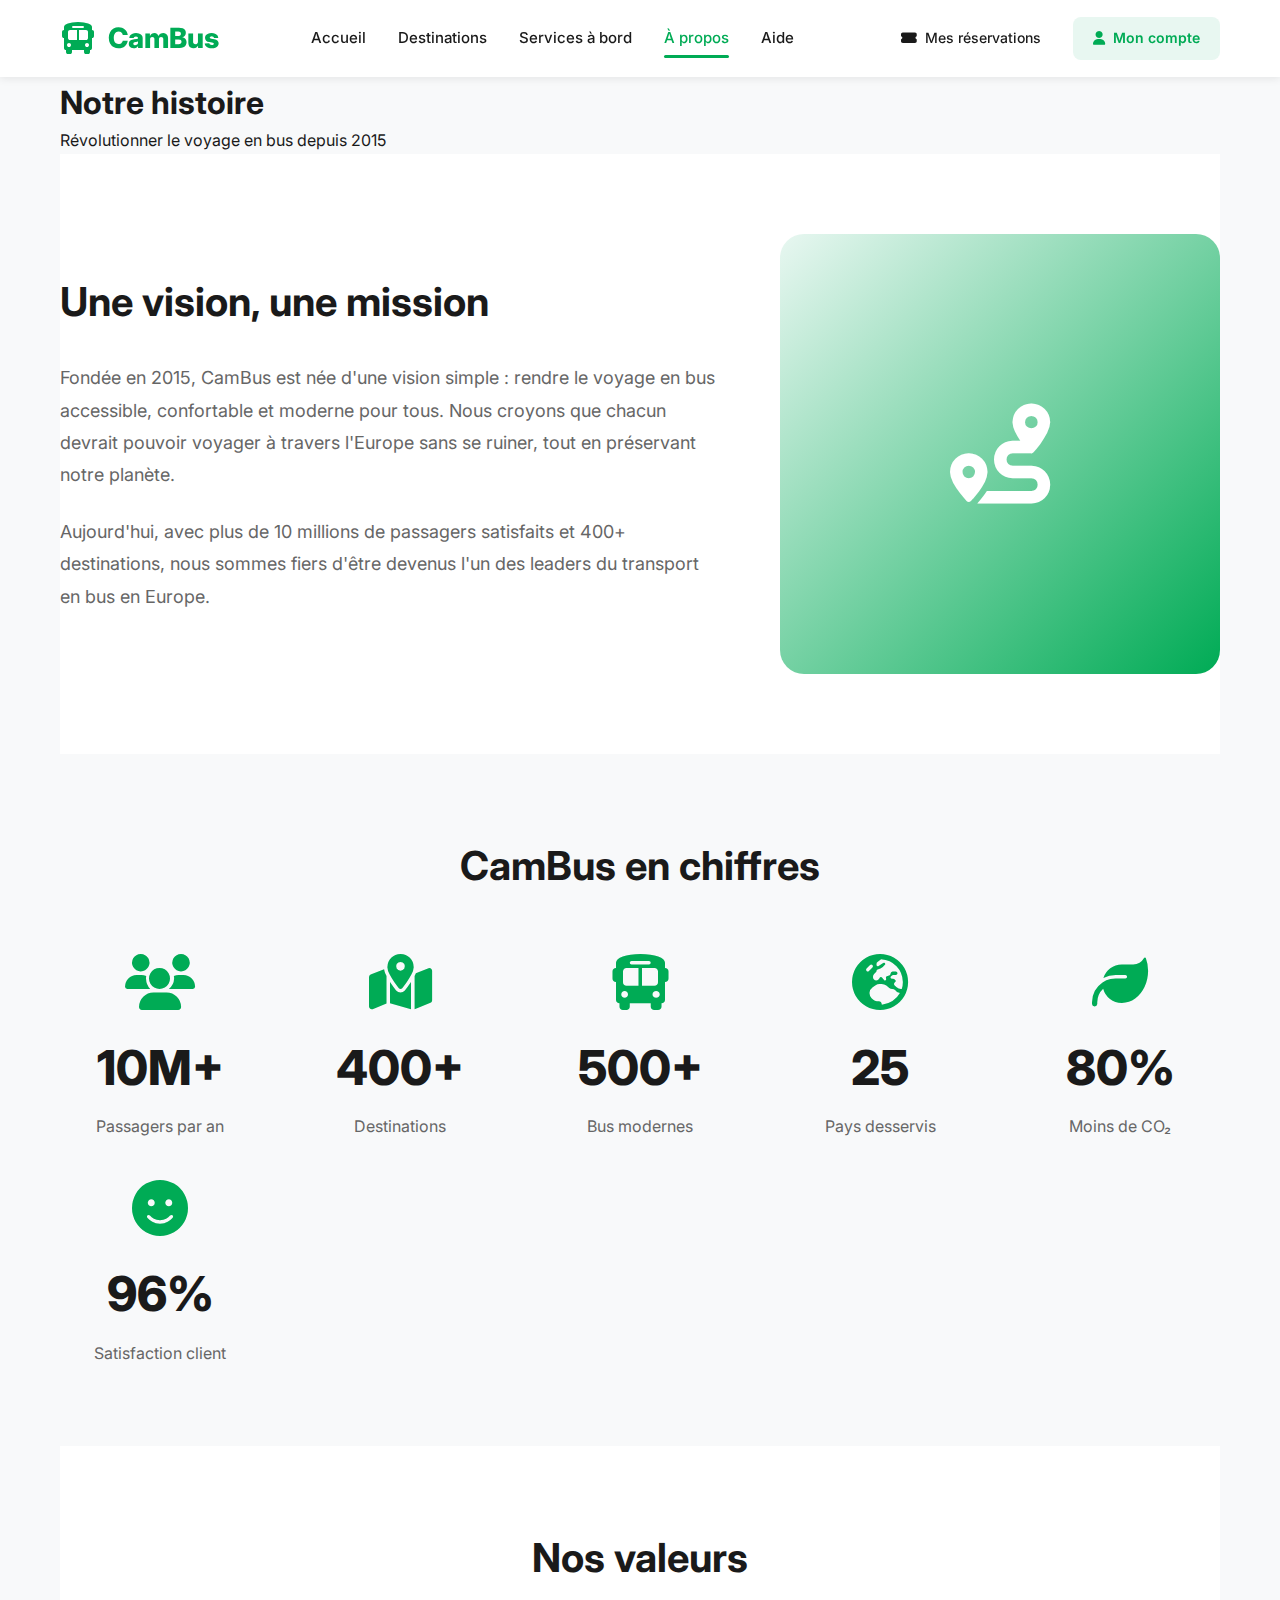
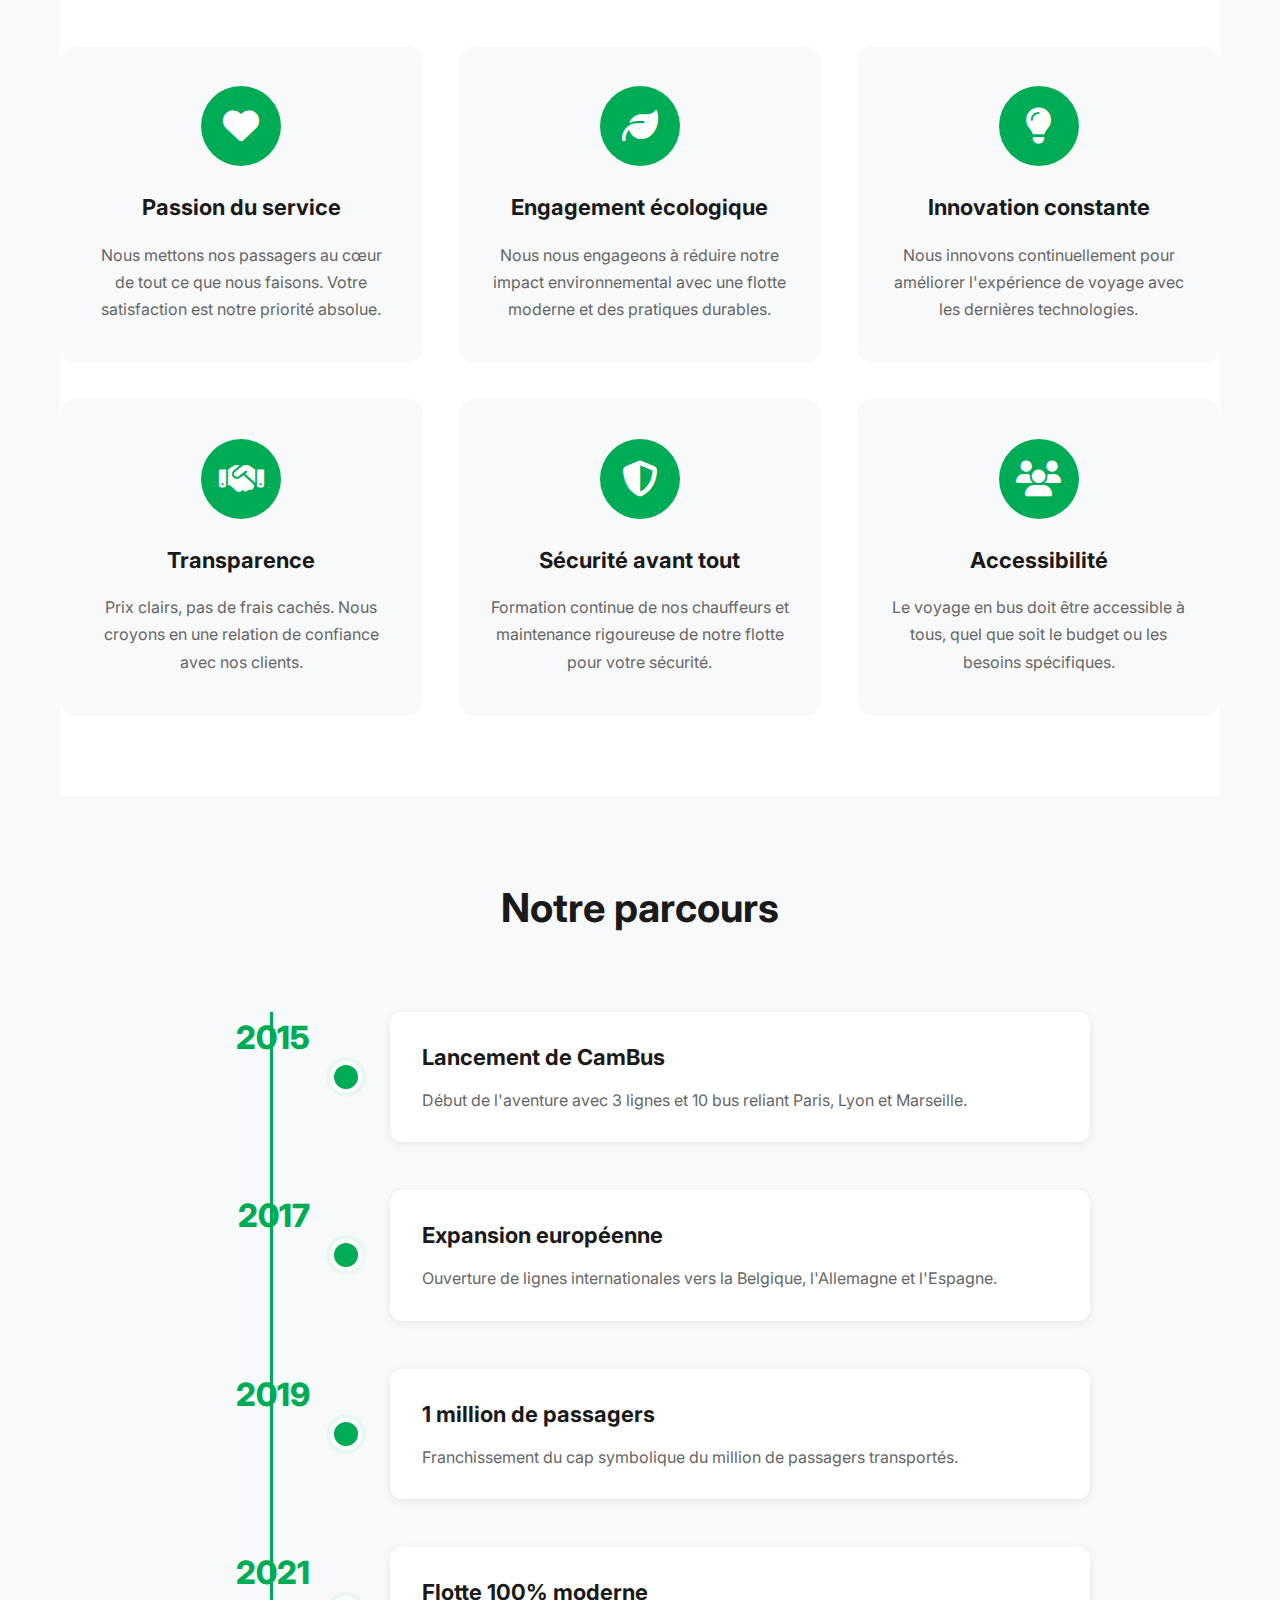
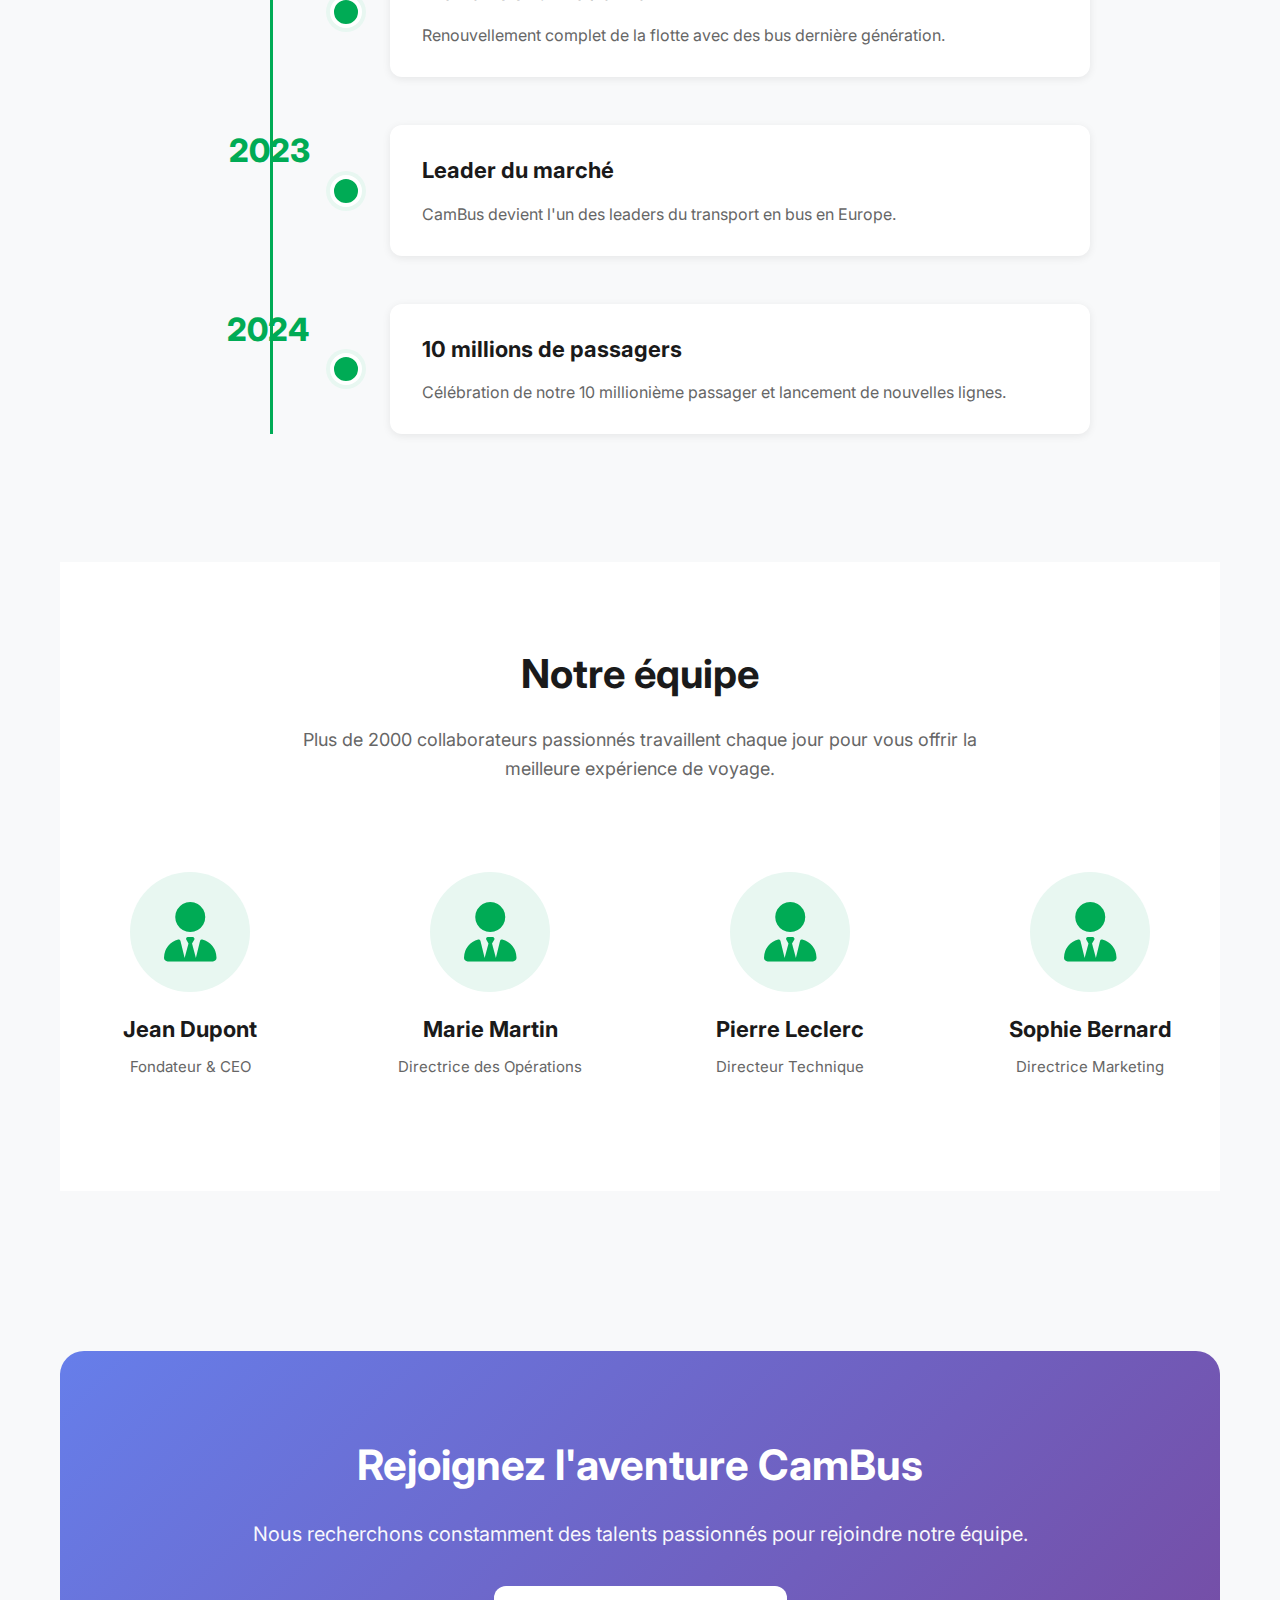
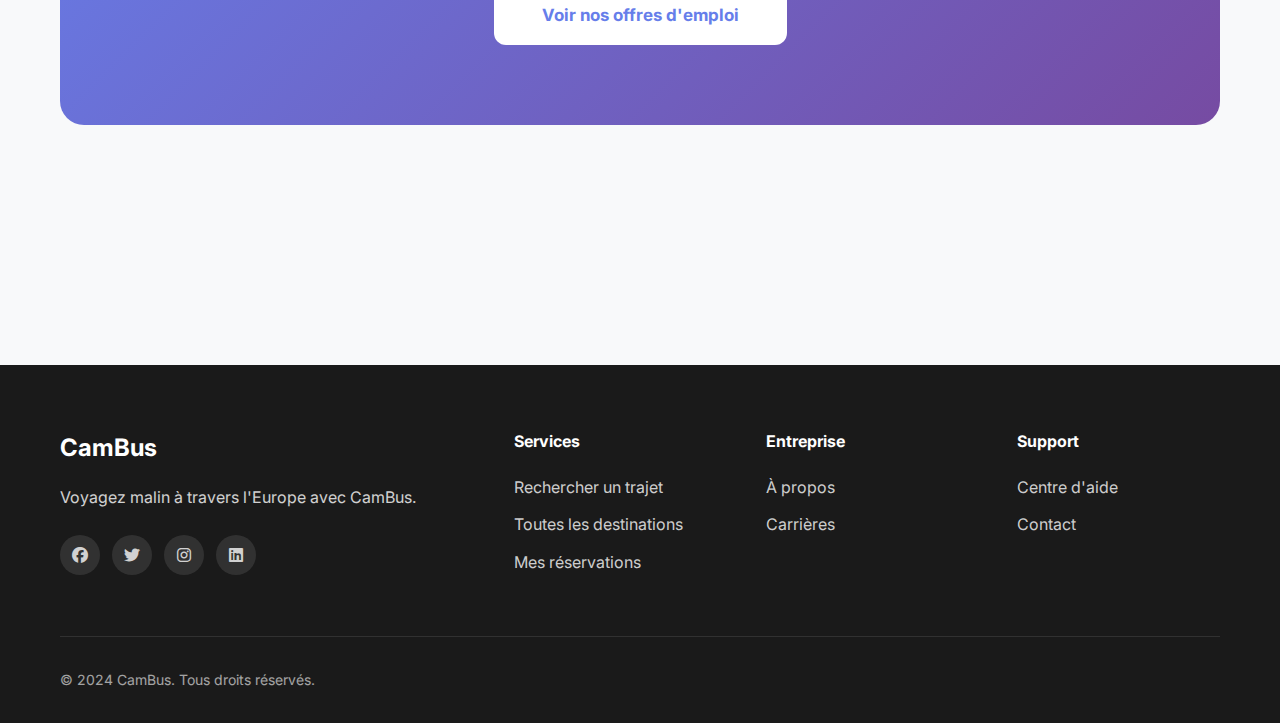
<file: about.html>
<!DOCTYPE html>
<html lang="fr">
<head>
    <meta charset="UTF-8">
    <meta name="viewport" content="width=device-width, initial-scale=1.0">
    <title>À propos - CamBus</title>
    <link rel="stylesheet" href="css/style.css">
    <link rel="stylesheet" href="css/about.css">
    <link href="https://fonts.googleapis.com/css2?family=Inter:wght@300;400;500;600;700;800&display=swap" rel="stylesheet">
    <link rel="stylesheet" href="https://cdnjs.cloudflare.com/ajax/libs/font-awesome/6.4.0/css/all.min.css">
</head>
<body>
    <header class="header">
        <nav class="navbar">
            <div class="container">
                <div class="nav-content">
                    <a href="index.html" class="logo">
                        <i class="fas fa-bus"></i>
                        <span>CamBus</span>
                    </a>
                    
                    <div class="nav-links">
                        <a href="index.html" class="nav-link">Accueil</a>
                        <a href="destinations.html" class="nav-link">Destinations</a>
                        <a href="services.html" class="nav-link">Services à bord</a>
                        <a href="about.html" class="nav-link active">À propos</a>
                        <a href="help.html" class="nav-link">Aide</a>
                    </div>

                    <div class="nav-actions">
                        <a href="my-bookings.html" class="nav-action">
                            <i class="fas fa-ticket-alt"></i>
                            <span>Mes réservations</span>
                        </a>
                        <a href="account.html" class="btn-account">
                            <i class="fas fa-user"></i>
                            <span>Mon compte</span>
                        </a>
                    </div>
                </div>
            </div>
        </nav>
    </header>

    <main class="about-page">
        <section class="page-hero">
            <div class="container">
                <h1>Notre histoire</h1>
                <p>Révolutionner le voyage en bus depuis 2015</p>
            </div>
        </section>

        <div class="container">
            <section class="about-story">
                <div class="story-content">
                    <div class="story-text">
                        <h2>Une vision, une mission</h2>
                        <p>Fondée en 2015, CamBus est née d'une vision simple : rendre le voyage en bus accessible, confortable et moderne pour tous. Nous croyons que chacun devrait pouvoir voyager à travers l'Europe sans se ruiner, tout en préservant notre planète.</p>
                        <p>Aujourd'hui, avec plus de 10 millions de passagers satisfaits et 400+ destinations, nous sommes fiers d'être devenus l'un des leaders du transport en bus en Europe.</p>
                    </div>
                    <div class="story-image">
                        <div class="image-placeholder">
                            <i class="fas fa-route"></i>
                        </div>
                    </div>
                </div>
            </section>

            <section class="stats-section">
                <h2>CamBus en chiffres</h2>
                <div class="stats-grid">
                    <div class="stat-card">
                        <i class="fas fa-users"></i>
                        <strong>10M+</strong>
                        <span>Passagers par an</span>
                    </div>
                    <div class="stat-card">
                        <i class="fas fa-map-marked-alt"></i>
                        <strong>400+</strong>
                        <span>Destinations</span>
                    </div>
                    <div class="stat-card">
                        <i class="fas fa-bus"></i>
                        <strong>500+</strong>
                        <span>Bus modernes</span>
                    </div>
                    <div class="stat-card">
                        <i class="fas fa-globe-europe"></i>
                        <strong>25</strong>
                        <span>Pays desservis</span>
                    </div>
                    <div class="stat-card">
                        <i class="fas fa-leaf"></i>
                        <strong>80%</strong>
                        <span>Moins de CO₂</span>
                    </div>
                    <div class="stat-card">
                        <i class="fas fa-smile"></i>
                        <strong>96%</strong>
                        <span>Satisfaction client</span>
                    </div>
                </div>
            </section>

            <section class="values-section">
                <h2>Nos valeurs</h2>
                <div class="values-grid">
                    <div class="value-card">
                        <div class="value-icon">
                            <i class="fas fa-heart"></i>
                        </div>
                        <h3>Passion du service</h3>
                        <p>Nous mettons nos passagers au cœur de tout ce que nous faisons. Votre satisfaction est notre priorité absolue.</p>
                    </div>
                    <div class="value-card">
                        <div class="value-icon">
                            <i class="fas fa-leaf"></i>
                        </div>
                        <h3>Engagement écologique</h3>
                        <p>Nous nous engageons à réduire notre impact environnemental avec une flotte moderne et des pratiques durables.</p>
                    </div>
                    <div class="value-card">
                        <div class="value-icon">
                            <i class="fas fa-lightbulb"></i>
                        </div>
                        <h3>Innovation constante</h3>
                        <p>Nous innovons continuellement pour améliorer l'expérience de voyage avec les dernières technologies.</p>
                    </div>
                    <div class="value-card">
                        <div class="value-icon">
                            <i class="fas fa-handshake"></i>
                        </div>
                        <h3>Transparence</h3>
                        <p>Prix clairs, pas de frais cachés. Nous croyons en une relation de confiance avec nos clients.</p>
                    </div>
                    <div class="value-card">
                        <div class="value-icon">
                            <i class="fas fa-shield-alt"></i>
                        </div>
                        <h3>Sécurité avant tout</h3>
                        <p>Formation continue de nos chauffeurs et maintenance rigoureuse de notre flotte pour votre sécurité.</p>
                    </div>
                    <div class="value-card">
                        <div class="value-icon">
                            <i class="fas fa-users"></i>
                        </div>
                        <h3>Accessibilité</h3>
                        <p>Le voyage en bus doit être accessible à tous, quel que soit le budget ou les besoins spécifiques.</p>
                    </div>
                </div>
            </section>

            <section class="timeline-section">
                <h2>Notre parcours</h2>
                <div class="timeline">
                    <div class="timeline-item">
                        <div class="timeline-year">2015</div>
                        <div class="timeline-content">
                            <h3>Lancement de CamBus</h3>
                            <p>Début de l'aventure avec 3 lignes et 10 bus reliant Paris, Lyon et Marseille.</p>
                        </div>
                    </div>
                    <div class="timeline-item">
                        <div class="timeline-year">2017</div>
                        <div class="timeline-content">
                            <h3>Expansion européenne</h3>
                            <p>Ouverture de lignes internationales vers la Belgique, l'Allemagne et l'Espagne.</p>
                        </div>
                    </div>
                    <div class="timeline-item">
                        <div class="timeline-year">2019</div>
                        <div class="timeline-content">
                            <h3>1 million de passagers</h3>
                            <p>Franchissement du cap symbolique du million de passagers transportés.</p>
                        </div>
                    </div>
                    <div class="timeline-item">
                        <div class="timeline-year">2021</div>
                        <div class="timeline-content">
                            <h3>Flotte 100% moderne</h3>
                            <p>Renouvellement complet de la flotte avec des bus dernière génération.</p>
                        </div>
                    </div>
                    <div class="timeline-item">
                        <div class="timeline-year">2023</div>
                        <div class="timeline-content">
                            <h3>Leader du marché</h3>
                            <p>CamBus devient l'un des leaders du transport en bus en Europe.</p>
                        </div>
                    </div>
                    <div class="timeline-item">
                        <div class="timeline-year">2024</div>
                        <div class="timeline-content">
                            <h3>10 millions de passagers</h3>
                            <p>Célébration de notre 10 millionième passager et lancement de nouvelles lignes.</p>
                        </div>
                    </div>
                </div>
            </section>

            <section class="team-section">
                <h2>Notre équipe</h2>
                <p class="team-intro">Plus de 2000 collaborateurs passionnés travaillent chaque jour pour vous offrir la meilleure expérience de voyage.</p>
                <div class="team-grid">
                    <div class="team-member">
                        <div class="member-avatar">
                            <i class="fas fa-user-tie"></i>
                        </div>
                        <h3>Jean Dupont</h3>
                        <p class="member-role">Fondateur & CEO</p>
                    </div>
                    <div class="team-member">
                        <div class="member-avatar">
                            <i class="fas fa-user-tie"></i>
                        </div>
                        <h3>Marie Martin</h3>
                        <p class="member-role">Directrice des Opérations</p>
                    </div>
                    <div class="team-member">
                        <div class="member-avatar">
                            <i class="fas fa-user-tie"></i>
                        </div>
                        <h3>Pierre Leclerc</h3>
                        <p class="member-role">Directeur Technique</p>
                    </div>
                    <div class="team-member">
                        <div class="member-avatar">
                            <i class="fas fa-user-tie"></i>
                        </div>
                        <h3>Sophie Bernard</h3>
                        <p class="member-role">Directrice Marketing</p>
                    </div>
                </div>
            </section>

            <section class="cta-section">
                <div class="cta-content">
                    <h2>Rejoignez l'aventure CamBus</h2>
                    <p>Nous recherchons constamment des talents passionnés pour rejoindre notre équipe.</p>
                    <a href="#" class="btn-cta">Voir nos offres d'emploi</a>
                </div>
            </section>
        </div>
    </main>

    <footer class="footer">
        <div class="container">
            <div class="footer-content">
                <div class="footer-section">
                    <h3>CamBus</h3>
                    <p>Voyagez malin à travers l'Europe avec CamBus.</p>
                    <div class="social-links">
                        <a href="#"><i class="fab fa-facebook"></i></a>
                        <a href="#"><i class="fab fa-twitter"></i></a>
                        <a href="#"><i class="fab fa-instagram"></i></a>
                        <a href="#"><i class="fab fa-linkedin"></i></a>
                    </div>
                </div>

                <div class="footer-section">
                    <h4>Services</h4>
                    <ul>
                        <li><a href="search-results.html">Rechercher un trajet</a></li>
                        <li><a href="destinations.html">Toutes les destinations</a></li>
                        <li><a href="my-bookings.html">Mes réservations</a></li>
                    </ul>
                </div>

                <div class="footer-section">
                    <h4>Entreprise</h4>
                    <ul>
                        <li><a href="about.html">À propos</a></li>
                        <li><a href="#">Carrières</a></li>
                    </ul>
                </div>

                <div class="footer-section">
                    <h4>Support</h4>
                    <ul>
                        <li><a href="help.html">Centre d'aide</a></li>
                        <li><a href="#">Contact</a></li>
                    </ul>
                </div>
            </div>

            <div class="footer-bottom">
                <p>&copy; 2024 CamBus. Tous droits réservés.</p>
            </div>
        </div>
    </footer>
</body>
</html>
</file>
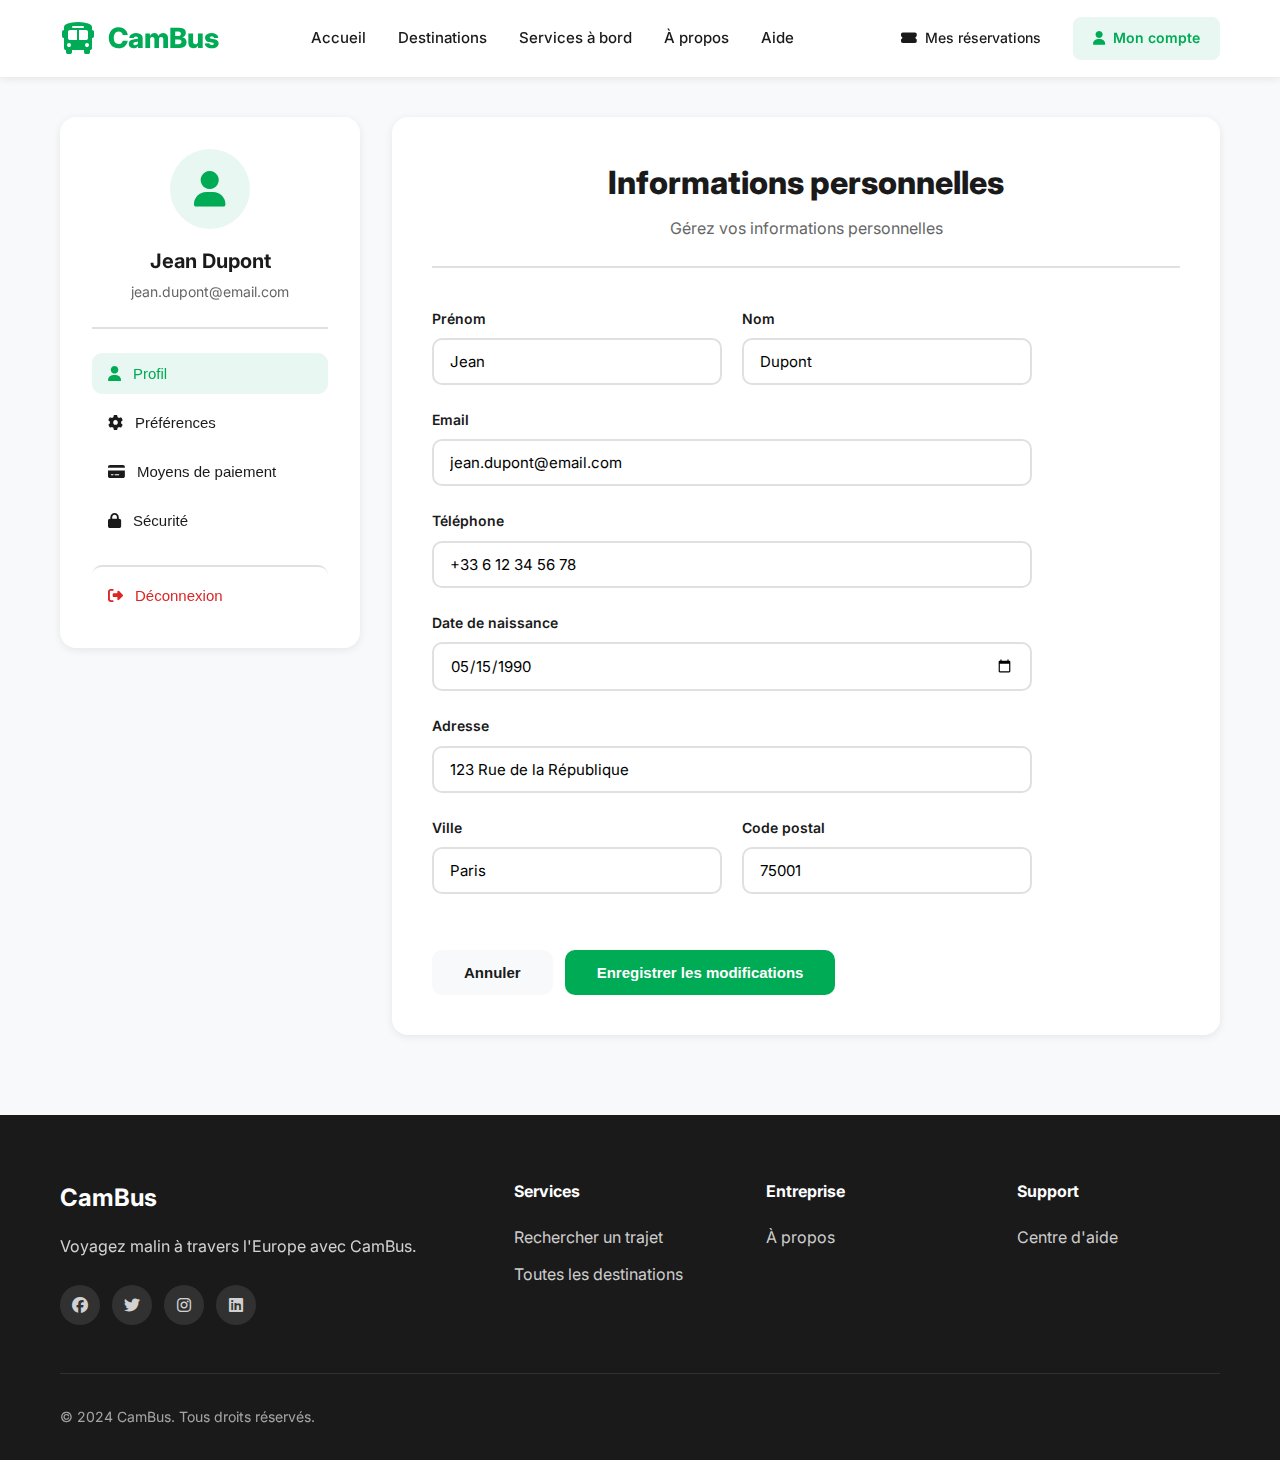
<file: account.html>
<!DOCTYPE html>
<html lang="fr">
<head>
    <meta charset="UTF-8">
    <meta name="viewport" content="width=device-width, initial-scale=1.0">
    <title>Mon compte - CamBus</title>
    <link rel="stylesheet" href="css/style.css">
    <link rel="stylesheet" href="css/account.css">
    <link href="https://fonts.googleapis.com/css2?family=Inter:wght@300;400;500;600;700;800&display=swap" rel="stylesheet">
    <link rel="stylesheet" href="https://cdnjs.cloudflare.com/ajax/libs/font-awesome/6.4.0/css/all.min.css">
</head>
<body>
    <header class="header">
        <nav class="navbar">
            <div class="container">
                <div class="nav-content">
                    <a href="index.html" class="logo">
                        <i class="fas fa-bus"></i>
                        <span>CamBus</span>
                    </a>
                    
                    <div class="nav-links">
                        <a href="index.html" class="nav-link">Accueil</a>
                        <a href="destinations.html" class="nav-link">Destinations</a>
                        <a href="services.html" class="nav-link">Services à bord</a>
                        <a href="about.html" class="nav-link">À propos</a>
                        <a href="help.html" class="nav-link">Aide</a>
                    </div>

                    <div class="nav-actions">
                        <a href="my-bookings.html" class="nav-action">
                            <i class="fas fa-ticket-alt"></i>
                            <span>Mes réservations</span>
                        </a>
                        <a href="account.html" class="btn-account active">
                            <i class="fas fa-user"></i>
                            <span>Mon compte</span>
                        </a>
                    </div>
                </div>
            </div>
        </nav>
    </header>

    <main class="account-page">
        <div class="container">
            <div class="account-layout">
                <aside class="account-sidebar">
                    <div class="user-profile">
                        <div class="user-avatar">
                            <i class="fas fa-user"></i>
                        </div>
                        <h3>Jean Dupont</h3>
                        <p>jean.dupont@email.com</p>
                    </div>

                    <nav class="account-nav">
                        <button class="account-nav-item active" data-section="profile">
                            <i class="fas fa-user"></i>
                            <span>Profil</span>
                        </button>
                        <button class="account-nav-item" data-section="preferences">
                            <i class="fas fa-cog"></i>
                            <span>Préférences</span>
                        </button>
                        <button class="account-nav-item" data-section="payment">
                            <i class="fas fa-credit-card"></i>
                            <span>Moyens de paiement</span>
                        </button>
                        <button class="account-nav-item" data-section="security">
                            <i class="fas fa-lock"></i>
                            <span>Sécurité</span>
                        </button>
                        <button class="account-nav-item logout">
                            <i class="fas fa-sign-out-alt"></i>
                            <span>Déconnexion</span>
                        </button>
                    </nav>
                </aside>

                <div class="account-content">
                    <section class="account-section active" id="profile">
                        <div class="section-header">
                            <h2>Informations personnelles</h2>
                            <p>Gérez vos informations personnelles</p>
                        </div>

                        <form class="account-form">
                            <div class="form-row">
                                <div class="form-field">
                                    <label for="firstName">Prénom</label>
                                    <input type="text" id="firstName" value="Jean" required>
                                </div>
                                <div class="form-field">
                                    <label for="lastName">Nom</label>
                                    <input type="text" id="lastName" value="Dupont" required>
                                </div>
                            </div>

                            <div class="form-field">
                                <label for="email">Email</label>
                                <input type="email" id="email" value="jean.dupont@email.com" required>
                            </div>

                            <div class="form-field">
                                <label for="phone">Téléphone</label>
                                <input type="tel" id="phone" value="+33 6 12 34 56 78">
                            </div>

                            <div class="form-field">
                                <label for="birthdate">Date de naissance</label>
                                <input type="date" id="birthdate" value="1990-05-15">
                            </div>

                            <div class="form-field">
                                <label for="address">Adresse</label>
                                <input type="text" id="address" value="123 Rue de la République">
                            </div>

                            <div class="form-row">
                                <div class="form-field">
                                    <label for="city">Ville</label>
                                    <input type="text" id="city" value="Paris">
                                </div>
                                <div class="form-field">
                                    <label for="zipcode">Code postal</label>
                                    <input type="text" id="zipcode" value="75001">
                                </div>
                            </div>

                            <div class="form-actions">
                                <button type="button" class="btn-cancel">Annuler</button>
                                <button type="submit" class="btn-save">Enregistrer les modifications</button>
                            </div>
                        </form>
                    </section>

                    <section class="account-section" id="preferences">
                        <div class="section-header">
                            <h2>Préférences</h2>
                            <p>Personnalisez votre expérience CamBus</p>
                        </div>

                        <div class="preferences-list">
                            <div class="preference-item">
                                <div class="preference-info">
                                    <h4>Langue</h4>
                                    <p>Choisissez votre langue préférée</p>
                                </div>
                                <select class="preference-select">
                                    <option value="fr" selected>Français</option>
                                    <option value="en">English</option>
                                    <option value="es">Español</option>
                                    <option value="de">Deutsch</option>
                                </select>
                            </div>

                            <div class="preference-item">
                                <div class="preference-info">
                                    <h4>Devise</h4>
                                    <p>Devise d'affichage des prix</p>
                                </div>
                                <select class="preference-select">
                                    <option value="eur" selected>EUR (€)</option>
                                    <option value="usd">USD ($)</option>
                                    <option value="gbp">GBP (£)</option>
                                </select>
                            </div>

                            <div class="preference-item">
                                <div class="preference-info">
                                    <h4>Newsletters</h4>
                                    <p>Recevez nos offres et actualités</p>
                                </div>
                                <label class="toggle-switch">
                                    <input type="checkbox" checked>
                                    <span class="toggle-slider"></span>
                                </label>
                            </div>

                            <div class="preference-item">
                                <div class="preference-info">
                                    <h4>Notifications SMS</h4>
                                    <p>Alertes et rappels par SMS</p>
                                </div>
                                <label class="toggle-switch">
                                    <input type="checkbox" checked>
                                    <span class="toggle-slider"></span>
                                </label>
                            </div>

                            <div class="preference-item">
                                <div class="preference-info">
                                    <h4>Notifications push</h4>
                                    <p>Notifications de l'application mobile</p>
                                </div>
                                <label class="toggle-switch">
                                    <input type="checkbox">
                                    <span class="toggle-slider"></span>
                                </label>
                            </div>
                        </div>
                    </section>

                    <section class="account-section" id="payment">
                        <div class="section-header">
                            <h2>Moyens de paiement</h2>
                            <p>Gérez vos cartes bancaires enregistrées</p>
                        </div>

                        <div class="payment-methods">
                            <div class="payment-card">
                                <div class="card-icon">
                                    <i class="fab fa-cc-visa"></i>
                                </div>
                                <div class="card-info">
                                    <h4>Visa •••• 4242</h4>
                                    <p>Expire le 12/2025</p>
                                </div>
                                <div class="card-actions">
                                    <button class="btn-card-action">
                                        <i class="fas fa-trash"></i>
                                    </button>
                                </div>
                            </div>

                            <div class="payment-card">
                                <div class="card-icon">
                                    <i class="fab fa-cc-mastercard"></i>
                                </div>
                                <div class="card-info">
                                    <h4>Mastercard •••• 5555</h4>
                                    <p>Expire le 08/2024</p>
                                </div>
                                <div class="card-actions">
                                    <button class="btn-card-action">
                                        <i class="fas fa-trash"></i>
                                    </button>
                                </div>
                            </div>

                            <button class="add-payment-btn">
                                <i class="fas fa-plus"></i>
                                <span>Ajouter une carte</span>
                            </button>
                        </div>
                    </section>

                    <section class="account-section" id="security">
                        <div class="section-header">
                            <h2>Sécurité</h2>
                            <p>Gérez la sécurité de votre compte</p>
                        </div>

                        <form class="security-form">
                            <div class="form-field">
                                <label for="currentPassword">Mot de passe actuel</label>
                                <input type="password" id="currentPassword" placeholder="••••••••">
                            </div>

                            <div class="form-field">
                                <label for="newPassword">Nouveau mot de passe</label>
                                <input type="password" id="newPassword" placeholder="••••••••">
                            </div>

                            <div class="form-field">
                                <label for="confirmPassword">Confirmer le mot de passe</label>
                                <input type="password" id="confirmPassword" placeholder="••••••••">
                            </div>

                            <div class="password-requirements">
                                <h4>Le mot de passe doit contenir :</h4>
                                <ul>
                                    <li>Au moins 8 caractères</li>
                                    <li>Au moins une lettre majuscule</li>
                                    <li>Au moins un chiffre</li>
                                    <li>Au moins un caractère spécial</li>
                                </ul>
                            </div>

                            <div class="form-actions">
                                <button type="submit" class="btn-save">Modifier le mot de passe</button>
                            </div>
                        </form>

                        <div class="security-options">
                            <div class="security-item">
                                <div class="security-info">
                                    <h4>Authentification à deux facteurs</h4>
                                    <p>Ajoutez une couche de sécurité supplémentaire</p>
                                </div>
                                <button class="btn-enable">Activer</button>
                            </div>
                        </div>

                        <div class="danger-zone">
                            <h3>Zone dangereuse</h3>
                            <div class="danger-item">
                                <div>
                                    <h4>Supprimer mon compte</h4>
                                    <p>Cette action est irréversible</p>
                                </div>
                                <button class="btn-danger">Supprimer</button>
                            </div>
                        </div>
                    </section>
                </div>
            </div>
        </div>
    </main>

    <footer class="footer">
        <div class="container">
            <div class="footer-content">
                <div class="footer-section">
                    <h3>CamBus</h3>
                    <p>Voyagez malin à travers l'Europe avec CamBus.</p>
                    <div class="social-links">
                        <a href="#"><i class="fab fa-facebook"></i></a>
                        <a href="#"><i class="fab fa-twitter"></i></a>
                        <a href="#"><i class="fab fa-instagram"></i></a>
                        <a href="#"><i class="fab fa-linkedin"></i></a>
                    </div>
                </div>

                <div class="footer-section">
                    <h4>Services</h4>
                    <ul>
                        <li><a href="search-results.html">Rechercher un trajet</a></li>
                        <li><a href="destinations.html">Toutes les destinations</a></li>
                    </ul>
                </div>

                <div class="footer-section">
                    <h4>Entreprise</h4>
                    <ul>
                        <li><a href="about.html">À propos</a></li>
                    </ul>
                </div>

                <div class="footer-section">
                    <h4>Support</h4>
                    <ul>
                        <li><a href="help.html">Centre d'aide</a></li>
                    </ul>
                </div>
            </div>

            <div class="footer-bottom">
                <p>&copy; 2024 CamBus. Tous droits réservés.</p>
            </div>
        </div>
    </footer>

    <script src="js/account.js"></script>
</body>
</html>
</file>
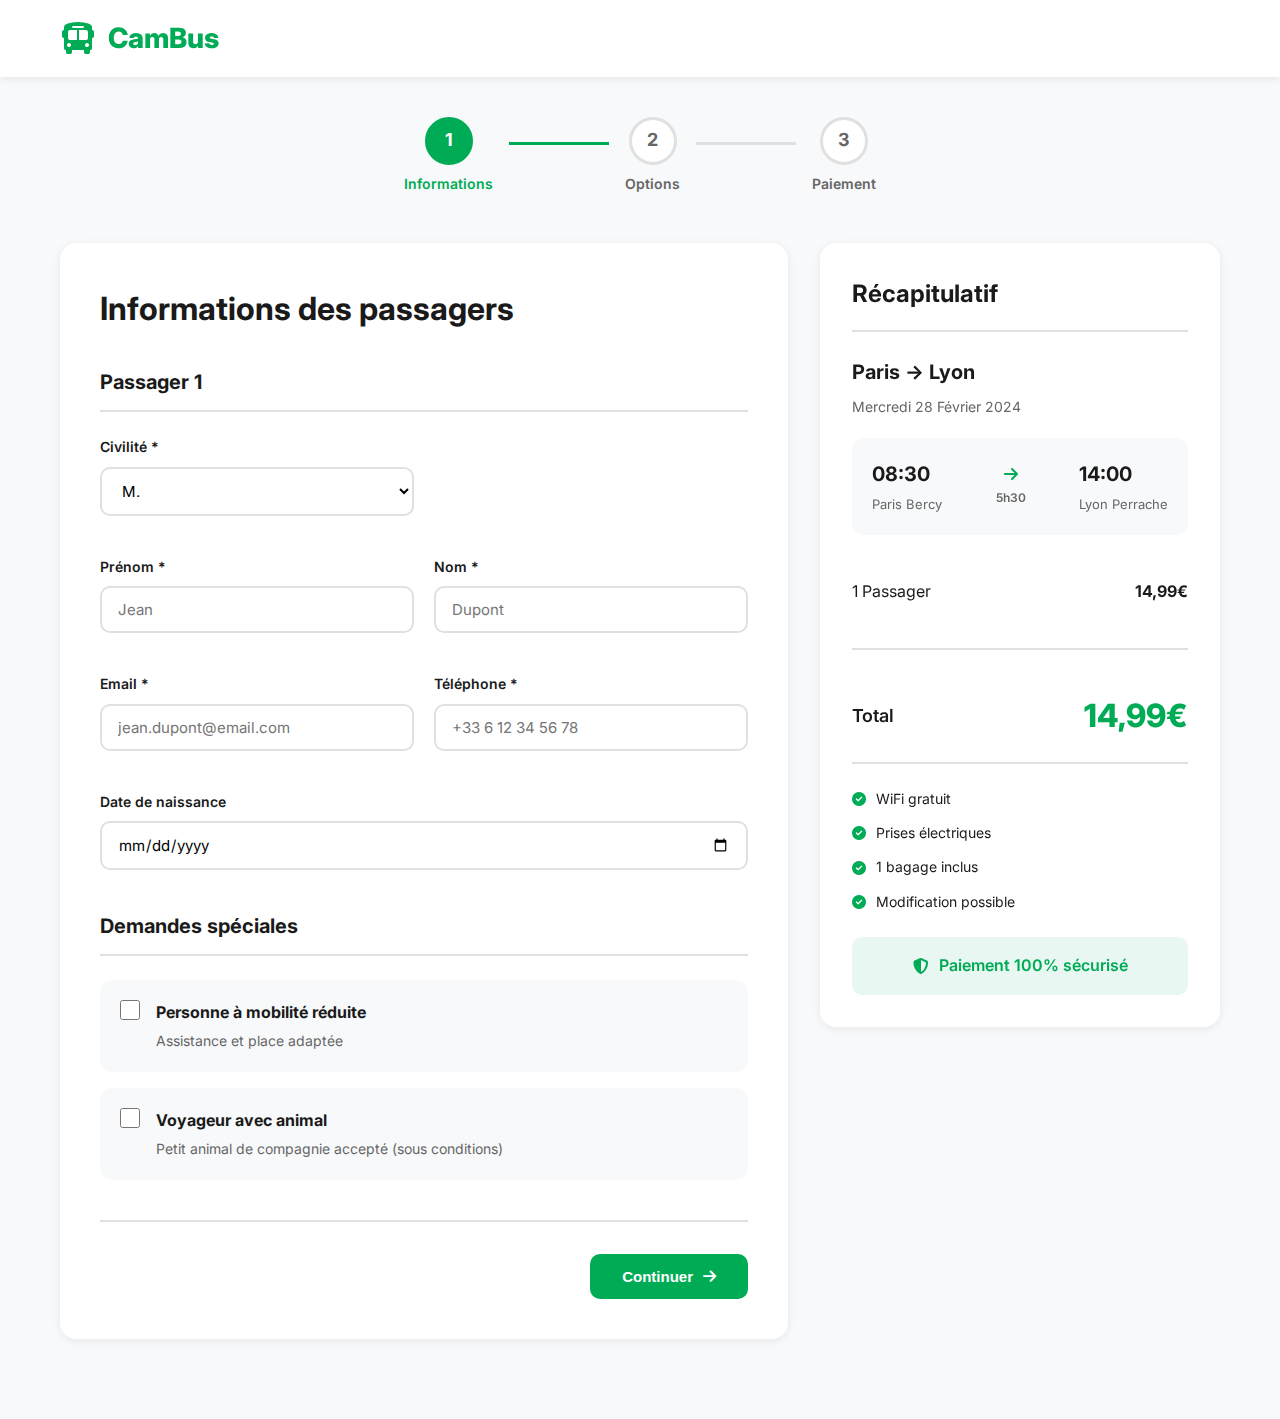
<file: booking.html>
<!DOCTYPE html>
<html lang="fr">
<head>
    <meta charset="UTF-8">
    <meta name="viewport" content="width=device-width, initial-scale=1.0">
    <title>Réservation - CamBus</title>
    <link rel="stylesheet" href="css/style.css">
    <link rel="stylesheet" href="css/booking.css">
    <link href="https://fonts.googleapis.com/css2?family=Inter:wght@300;400;500;600;700;800&display=swap" rel="stylesheet">
    <link rel="stylesheet" href="https://cdnjs.cloudflare.com/ajax/libs/font-awesome/6.4.0/css/all.min.css">
</head>
<body>
    <header class="header">
        <nav class="navbar">
            <div class="container">
                <div class="nav-content">
                    <a href="index.html" class="logo">
                        <i class="fas fa-bus"></i>
                        <span>CamBus</span>
                    </a>
                </div>
            </div>
        </nav>
    </header>

    <main class="booking-page">
        <div class="container">
            <div class="booking-progress">
                <div class="progress-step active">
                    <div class="step-number">1</div>
                    <span>Informations</span>
                </div>
                <div class="progress-line active"></div>
                <div class="progress-step">
                    <div class="step-number">2</div>
                    <span>Options</span>
                </div>
                <div class="progress-line"></div>
                <div class="progress-step">
                    <div class="step-number">3</div>
                    <span>Paiement</span>
                </div>
            </div>

            <div class="booking-layout">
                <div class="booking-main">
                    <div class="booking-step active" id="step-1">
                        <h2>Informations des passagers</h2>
                        
                        <div class="passenger-form">
                            <h3>Passager 1</h3>
                            
                            <div class="form-row">
                                <div class="form-group">
                                    <label>Civilité *</label>
                                    <select required>
                                        <option>M.</option>
                                        <option>Mme</option>
                                        <option>Autre</option>
                                    </select>
                                </div>
                            </div>

                            <div class="form-row">
                                <div class="form-group">
                                    <label>Prénom *</label>
                                    <input type="text" placeholder="Jean" required>
                                </div>
                                <div class="form-group">
                                    <label>Nom *</label>
                                    <input type="text" placeholder="Dupont" required>
                                </div>
                            </div>

                            <div class="form-row">
                                <div class="form-group">
                                    <label>Email *</label>
                                    <input type="email" placeholder="jean.dupont@email.com" required>
                                </div>
                                <div class="form-group">
                                    <label>Téléphone *</label>
                                    <input type="tel" placeholder="+33 6 12 34 56 78" required>
                                </div>
                            </div>

                            <div class="form-group">
                                <label>Date de naissance</label>
                                <input type="date">
                            </div>
                        </div>

                        <div class="special-requests">
                            <h3>Demandes spéciales</h3>
                            <label class="checkbox-option">
                                <input type="checkbox">
                                <div class="option-content">
                                    <strong>Personne à mobilité réduite</strong>
                                    <p>Assistance et place adaptée</p>
                                </div>
                            </label>
                            <label class="checkbox-option">
                                <input type="checkbox">
                                <div class="option-content">
                                    <strong>Voyageur avec animal</strong>
                                    <p>Petit animal de compagnie accepté (sous conditions)</p>
                                </div>
                            </label>
                        </div>

                        <div class="step-actions">
                            <button class="btn-next">
                                Continuer
                                <i class="fas fa-arrow-right"></i>
                            </button>
                        </div>
                    </div>

                    <div class="booking-step" id="step-2">
                        <h2>Options supplémentaires</h2>
                        
                        <div class="options-list">
                            <label class="option-card">
                                <input type="checkbox" name="flexible">
                                <div class="option-header">
                                    <div class="option-info">
                                        <i class="fas fa-sync-alt"></i>
                                        <div>
                                            <strong>Billet flexible</strong>
                                            <p>Modification gratuite jusqu'à 30 min avant le départ</p>
                                        </div>
                                    </div>
                                    <div class="option-price">+5,00€</div>
                                </div>
                            </label>

                            <label class="option-card">
                                <input type="checkbox" name="premium-seat">
                                <div class="option-header">
                                    <div class="option-info">
                                        <i class="fas fa-star"></i>
                                        <div>
                                            <strong>Siège premium</strong>
                                            <p>Plus d'espace, table pliable et prises multiples</p>
                                        </div>
                                    </div>
                                    <div class="option-price">+8,00€</div>
                                </div>
                            </label>

                            <label class="option-card">
                                <input type="checkbox" name="extra-bag">
                                <div class="option-header">
                                    <div class="option-info">
                                        <i class="fas fa-suitcase-rolling"></i>
                                        <div>
                                            <strong>Bagage supplémentaire</strong>
                                            <p>Bagage en soute de 20kg supplémentaire</p>
                                        </div>
                                    </div>
                                    <div class="option-price">+10,00€</div>
                                </div>
                            </label>

                            <label class="option-card">
                                <input type="checkbox" name="meal">
                                <div class="option-header">
                                    <div class="option-info">
                                        <i class="fas fa-utensils"></i>
                                        <div>
                                            <strong>Menu à bord</strong>
                                            <p>Sandwich, boisson et snack</p>
                                        </div>
                                    </div>
                                    <div class="option-price">+12,00€</div>
                                </div>
                            </label>
                        </div>

                        <div class="step-actions">
                            <button class="btn-back">
                                <i class="fas fa-arrow-left"></i>
                                Retour
                            </button>
                            <button class="btn-next">
                                Continuer
                                <i class="fas fa-arrow-right"></i>
                            </button>
                        </div>
                    </div>

                    <div class="booking-step" id="step-3">
                        <h2>Paiement</h2>
                        
                        <div class="payment-methods-selection">
                            <label class="payment-method">
                                <input type="radio" name="payment" value="card" checked>
                                <div class="method-content">
                                    <i class="fas fa-credit-card"></i>
                                    <span>Carte bancaire</span>
                                </div>
                            </label>

                            <label class="payment-method">
                                <input type="radio" name="payment" value="paypal">
                                <div class="method-content">
                                    <i class="fab fa-paypal"></i>
                                    <span>PayPal</span>
                                </div>
                            </label>

                            <label class="payment-method">
                                <input type="radio" name="payment" value="apple">
                                <div class="method-content">
                                    <i class="fab fa-apple-pay"></i>
                                    <span>Apple Pay</span>
                                </div>
                            </label>

                            <label class="payment-method">
                                <input type="radio" name="payment" value="google">
                                <div class="method-content">
                                    <i class="fab fa-google-pay"></i>
                                    <span>Google Pay</span>
                                </div>
                            </label>
                        </div>

                        <div class="card-form">
                            <div class="form-group">
                                <label>Numéro de carte *</label>
                                <input type="text" placeholder="1234 5678 9012 3456" maxlength="19" required>
                            </div>

                            <div class="form-row">
                                <div class="form-group">
                                    <label>Date d'expiration *</label>
                                    <input type="text" placeholder="MM/AA" maxlength="5" required>
                                </div>
                                <div class="form-group">
                                    <label>CVV *</label>
                                    <input type="text" placeholder="123" maxlength="3" required>
                                </div>
                            </div>

                            <div class="form-group">
                                <label>Nom sur la carte *</label>
                                <input type="text" placeholder="JEAN DUPONT" required>
                            </div>
                        </div>

                        <div class="terms-agreement">
                            <label class="checkbox-label">
                                <input type="checkbox" required>
                                <span>J'accepte les <a href="#">conditions générales de vente</a> et la <a href="#">politique de confidentialité</a></span>
                            </label>
                        </div>

                        <div class="step-actions">
                            <button class="btn-back">
                                <i class="fas fa-arrow-left"></i>
                                Retour
                            </button>
                            <button class="btn-pay">
                                <i class="fas fa-lock"></i>
                                Payer 14,99€
                            </button>
                        </div>
                    </div>
                </div>

                <aside class="booking-summary">
                    <h3>Récapitulatif</h3>
                    
                    <div class="summary-trip">
                        <h4>Paris → Lyon</h4>
                        <p class="trip-date">Mercredi 28 Février 2024</p>
                        
                        <div class="trip-times">
                            <div class="trip-time">
                                <strong>08:30</strong>
                                <span>Paris Bercy</span>
                            </div>
                            <div class="trip-duration">
                                <i class="fas fa-arrow-right"></i>
                                <span>5h30</span>
                            </div>
                            <div class="trip-time">
                                <strong>14:00</strong>
                                <span>Lyon Perrache</span>
                            </div>
                        </div>
                    </div>

                    <div class="summary-details">
                        <div class="detail-item">
                            <span>1 Passager</span>
                            <strong>14,99€</strong>
                        </div>
                        <div class="detail-item options">
                            <!-- Options will be added here dynamically -->
                        </div>
                    </div>

                    <div class="summary-total">
                        <span>Total</span>
                        <strong class="total-amount">14,99€</strong>
                    </div>

                    <div class="summary-features">
                        <div class="feature">
                            <i class="fas fa-check-circle"></i>
                            <span>WiFi gratuit</span>
                        </div>
                        <div class="feature">
                            <i class="fas fa-check-circle"></i>
                            <span>Prises électriques</span>
                        </div>
                        <div class="feature">
                            <i class="fas fa-check-circle"></i>
                            <span>1 bagage inclus</span>
                        </div>
                        <div class="feature">
                            <i class="fas fa-check-circle"></i>
                            <span>Modification possible</span>
                        </div>
                    </div>

                    <div class="secure-payment">
                        <i class="fas fa-shield-alt"></i>
                        <span>Paiement 100% sécurisé</span>
                    </div>
                </aside>
            </div>
        </div>
    </main>

    <script src="js/booking.js"></script>
</body>
</html>
</file>
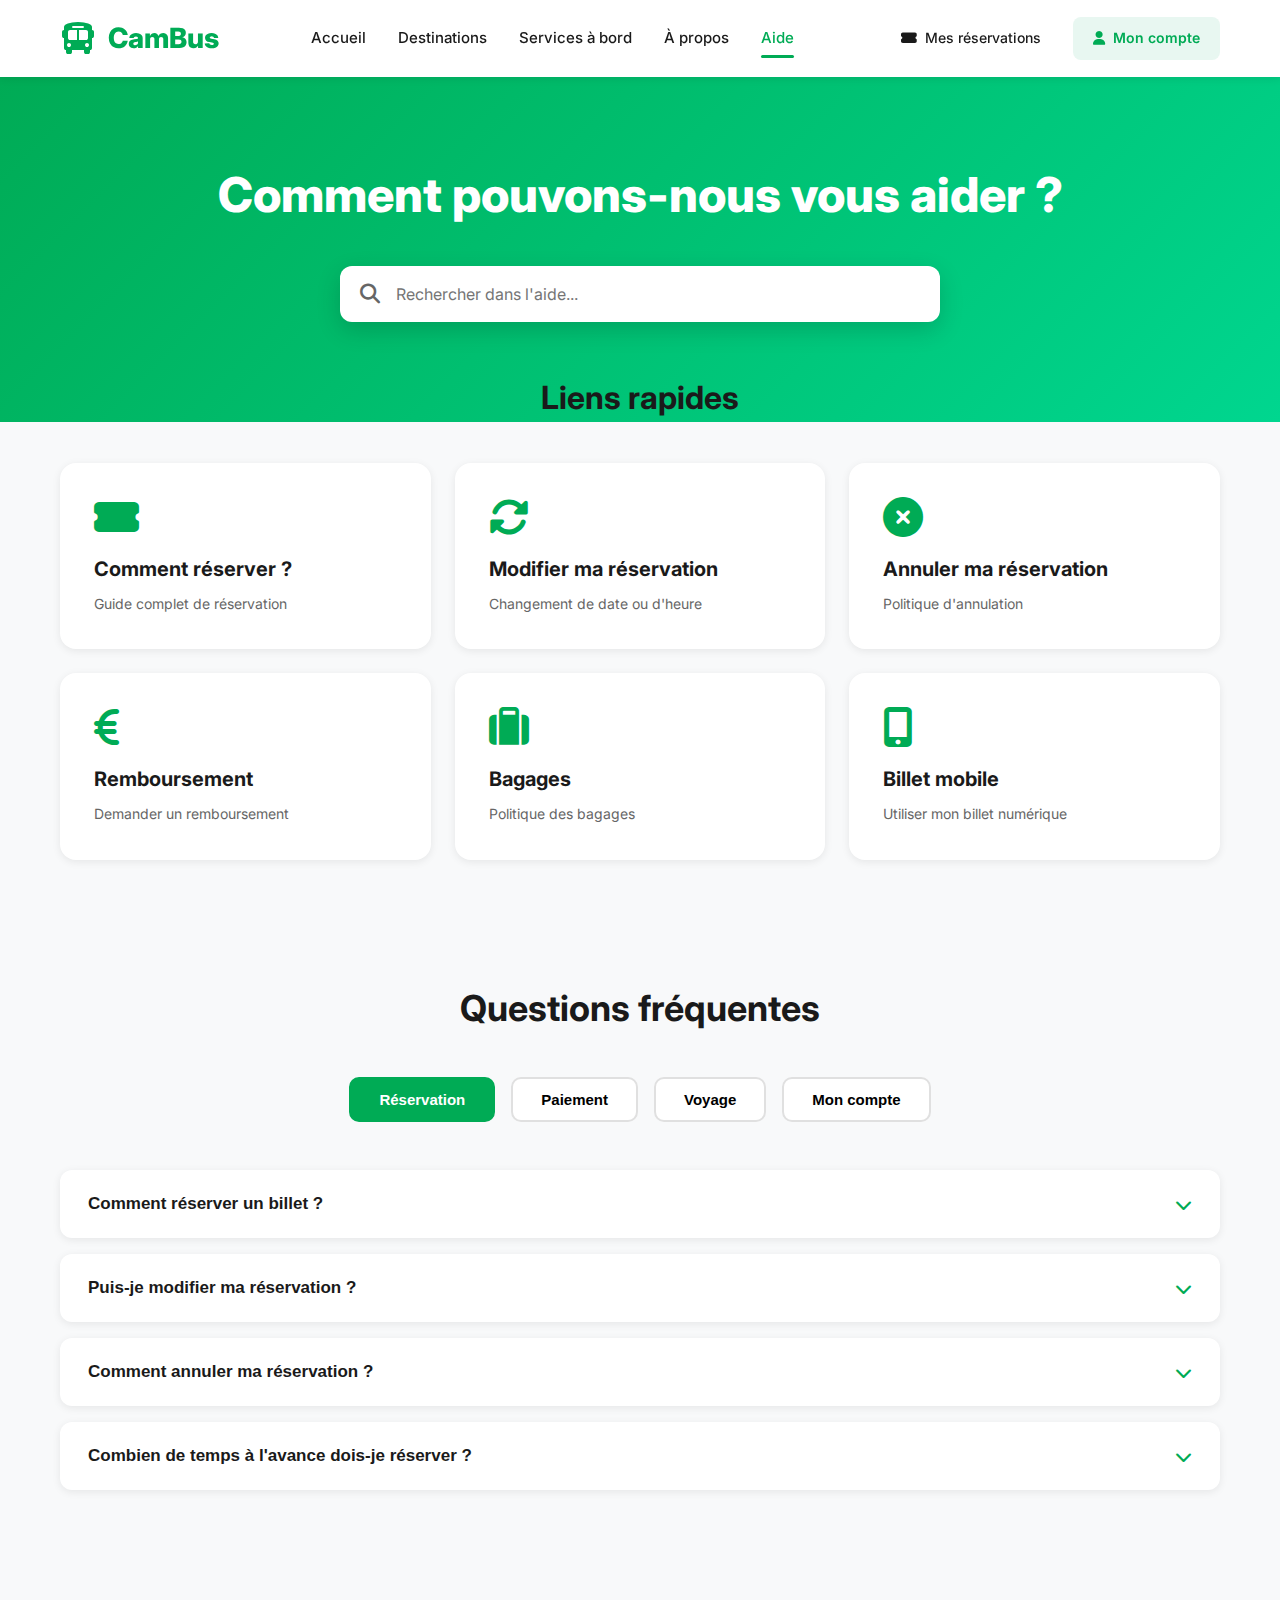
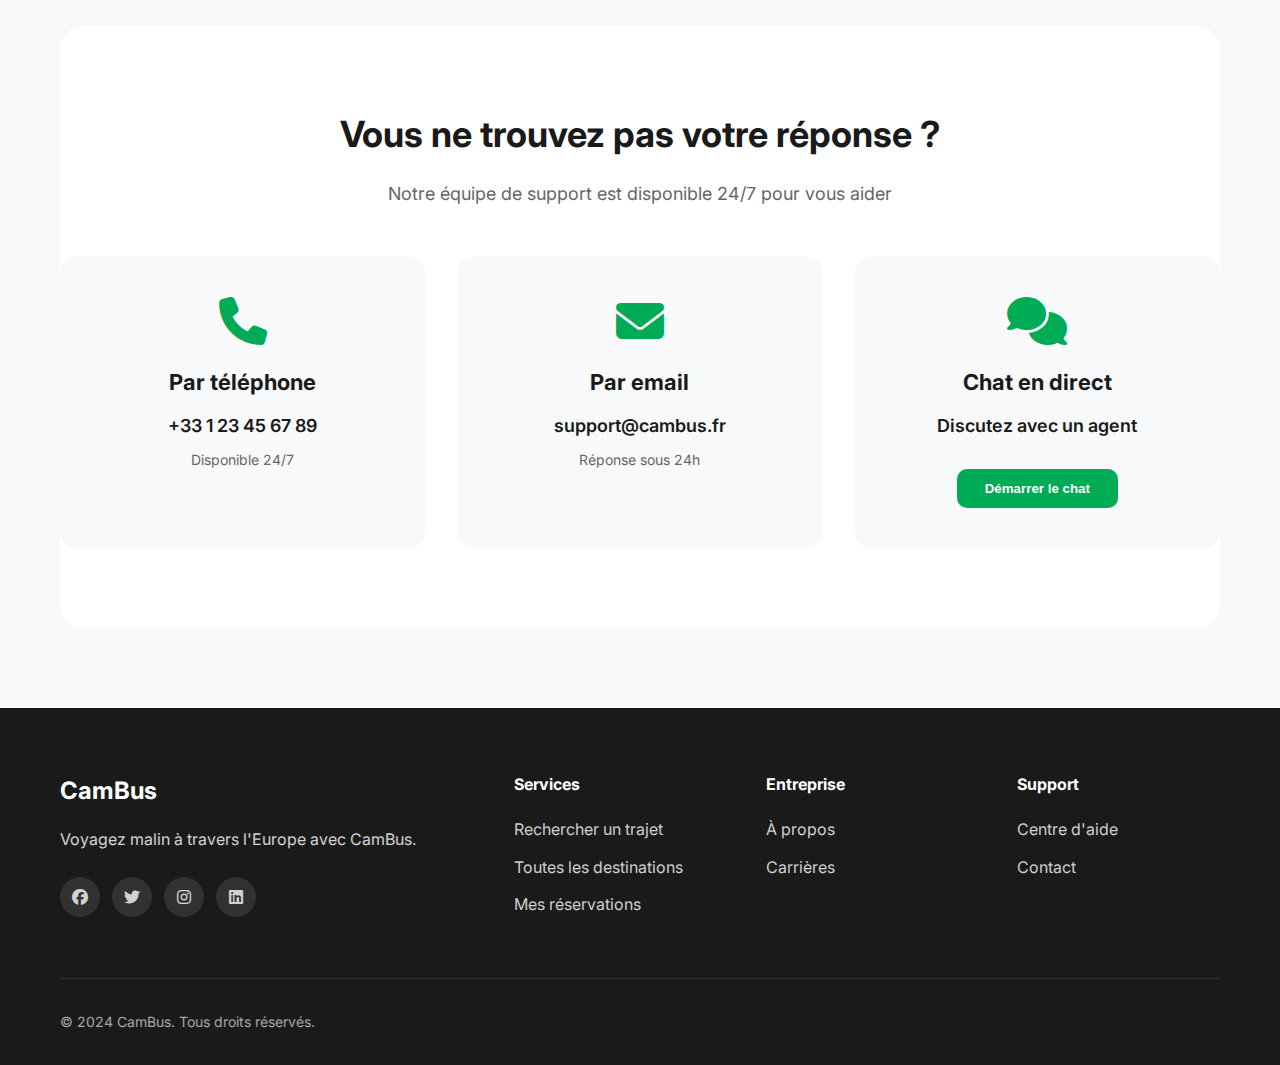
<file: help.html>
<!DOCTYPE html>
<html lang="fr">
<head>
    <meta charset="UTF-8">
    <meta name="viewport" content="width=device-width, initial-scale=1.0">
    <title>Centre d'aide - CamBus</title>
    <link rel="stylesheet" href="css/style.css">
    <link rel="stylesheet" href="css/help.css">
    <link href="https://fonts.googleapis.com/css2?family=Inter:wght@300;400;500;600;700;800&display=swap" rel="stylesheet">
    <link rel="stylesheet" href="https://cdnjs.cloudflare.com/ajax/libs/font-awesome/6.4.0/css/all.min.css">
</head>
<body>
    <header class="header">
        <nav class="navbar">
            <div class="container">
                <div class="nav-content">
                    <a href="index.html" class="logo">
                        <i class="fas fa-bus"></i>
                        <span>CamBus</span>
                    </a>
                    
                    <div class="nav-links">
                        <a href="index.html" class="nav-link">Accueil</a>
                        <a href="destinations.html" class="nav-link">Destinations</a>
                        <a href="services.html" class="nav-link">Services à bord</a>
                        <a href="about.html" class="nav-link">À propos</a>
                        <a href="help.html" class="nav-link active">Aide</a>
                    </div>

                    <div class="nav-actions">
                        <a href="my-bookings.html" class="nav-action">
                            <i class="fas fa-ticket-alt"></i>
                            <span>Mes réservations</span>
                        </a>
                        <a href="account.html" class="btn-account">
                            <i class="fas fa-user"></i>
                            <span>Mon compte</span>
                        </a>
                    </div>
                </div>
            </div>
        </nav>
    </header>

    <main class="help-page">
        <section class="page-hero">
            <div class="container">
                <h1>Comment pouvons-nous vous aider ?</h1>
                <div class="help-search">
                    <i class="fas fa-search"></i>
                    <input type="text" placeholder="Rechercher dans l'aide...">
                </div>
            </div>
        </section>

        <div class="container">
            <section class="quick-links">
                <h2>Liens rapides</h2>
                <div class="quick-links-grid">
                    <a href="#" class="quick-link-card">
                        <i class="fas fa-ticket-alt"></i>
                        <h3>Comment réserver ?</h3>
                        <p>Guide complet de réservation</p>
                    </a>
                    <a href="#" class="quick-link-card">
                        <i class="fas fa-sync-alt"></i>
                        <h3>Modifier ma réservation</h3>
                        <p>Changement de date ou d'heure</p>
                    </a>
                    <a href="#" class="quick-link-card">
                        <i class="fas fa-times-circle"></i>
                        <h3>Annuler ma réservation</h3>
                        <p>Politique d'annulation</p>
                    </a>
                    <a href="#" class="quick-link-card">
                        <i class="fas fa-euro-sign"></i>
                        <h3>Remboursement</h3>
                        <p>Demander un remboursement</p>
                    </a>
                    <a href="#" class="quick-link-card">
                        <i class="fas fa-suitcase"></i>
                        <h3>Bagages</h3>
                        <p>Politique des bagages</p>
                    </a>
                    <a href="#" class="quick-link-card">
                        <i class="fas fa-mobile-alt"></i>
                        <h3>Billet mobile</h3>
                        <p>Utiliser mon billet numérique</p>
                    </a>
                </div>
            </section>

            <section class="faq-section">
                <h2>Questions fréquentes</h2>
                
                <div class="faq-categories">
                    <button class="faq-category active" data-category="booking">Réservation</button>
                    <button class="faq-category" data-category="payment">Paiement</button>
                    <button class="faq-category" data-category="travel">Voyage</button>
                    <button class="faq-category" data-category="account">Mon compte</button>
                </div>

                <div class="faq-content">
                    <div class="faq-category-content active" id="booking">
                        <div class="faq-item">
                            <button class="faq-question">
                                <span>Comment réserver un billet ?</span>
                                <i class="fas fa-chevron-down"></i>
                            </button>
                            <div class="faq-answer">
                                <p>Pour réserver un billet, suivez ces étapes simples :</p>
                                <ol>
                                    <li>Saisissez votre ville de départ et d'arrivée</li>
                                    <li>Choisissez votre date de voyage</li>
                                    <li>Sélectionnez le nombre de passagers</li>
                                    <li>Cliquez sur "Rechercher"</li>
                                    <li>Choisissez votre trajet parmi les résultats</li>
                                    <li>Complétez vos informations personnelles</li>
                                    <li>Procédez au paiement sécurisé</li>
                                    <li>Recevez votre billet par email instantanément</li>
                                </ol>
                            </div>
                        </div>

                        <div class="faq-item">
                            <button class="faq-question">
                                <span>Puis-je modifier ma réservation ?</span>
                                <i class="fas fa-chevron-down"></i>
                            </button>
                            <div class="faq-answer">
                                <p>Oui, vous pouvez modifier votre réservation jusqu'à 30 minutes avant le départ. Les modifications sont gratuites si vous avez choisi l'option "Billet Flexible" lors de votre réservation, sinon des frais de 5€ s'appliquent.</p>
                                <p>Pour modifier votre réservation, connectez-vous à votre compte et accédez à "Mes réservations".</p>
                            </div>
                        </div>

                        <div class="faq-item">
                            <button class="faq-question">
                                <span>Comment annuler ma réservation ?</span>
                                <i class="fas fa-chevron-down"></i>
                            </button>
                            <div class="faq-answer">
                                <p>Vous pouvez annuler votre réservation depuis votre compte dans la section "Mes réservations". Les conditions d'annulation dépendent du type de billet :</p>
                                <ul>
                                    <li><strong>Billet Standard :</strong> Remboursement à 50% jusqu'à 24h avant le départ</li>
                                    <li><strong>Billet Flexible :</strong> Remboursement à 100% jusqu'à 1h avant le départ</li>
                                </ul>
                            </div>
                        </div>

                        <div class="faq-item">
                            <button class="faq-question">
                                <span>Combien de temps à l'avance dois-je réserver ?</span>
                                <i class="fas fa-chevron-down"></i>
                            </button>
                            <div class="faq-answer">
                                <p>Vous pouvez réserver jusqu'à 30 minutes avant le départ, sous réserve de disponibilité. Cependant, nous recommandons de réserver le plus tôt possible pour bénéficier des meilleurs tarifs et garantir votre place.</p>
                            </div>
                        </div>
                    </div>

                    <div class="faq-category-content" id="payment">
                        <div class="faq-item">
                            <button class="faq-question">
                                <span>Quels moyens de paiement acceptez-vous ?</span>
                                <i class="fas fa-chevron-down"></i>
                            </button>
                            <div class="faq-answer">
                                <p>Nous acceptons les moyens de paiement suivants :</p>
                                <ul>
                                    <li>Cartes bancaires (Visa, Mastercard, American Express)</li>
                                    <li>PayPal</li>
                                    <li>Apple Pay</li>
                                    <li>Google Pay</li>
                                </ul>
                                <p>Tous les paiements sont sécurisés et cryptés.</p>
                            </div>
                        </div>

                        <div class="faq-item">
                            <button class="faq-question">
                                <span>Le paiement est-il sécurisé ?</span>
                                <i class="fas fa-chevron-down"></i>
                            </button>
                            <div class="faq-answer">
                                <p>Absolument ! Toutes les transactions sont sécurisées par cryptage SSL 256 bits. Nous ne conservons jamais vos informations bancaires complètes. Le paiement est traité par des prestataires certifiés PCI-DSS.</p>
                            </div>
                        </div>

                        <div class="faq-item">
                            <button class="faq-question">
                                <span>Puis-je obtenir une facture ?</span>
                                <i class="fas fa-chevron-down"></i>
                            </button>
                            <div class="faq-answer">
                                <p>Oui, une facture est automatiquement générée et envoyée par email après chaque achat. Vous pouvez également la télécharger depuis votre compte dans la section "Mes réservations".</p>
                            </div>
                        </div>
                    </div>

                    <div class="faq-category-content" id="travel">
                        <div class="faq-item">
                            <button class="faq-question">
                                <span>Que puis-je emporter comme bagages ?</span>
                                <i class="fas fa-chevron-down"></i>
                            </button>
                            <div class="faq-answer">
                                <p>Chaque passager peut transporter gratuitement :</p>
                                <ul>
                                    <li>1 bagage en soute (max 20kg, dimensions max 80x50x30 cm)</li>
                                    <li>1 bagage à main (max 7kg, dimensions max 42x30x18 cm)</li>
                                </ul>
                                <p>Des bagages supplémentaires peuvent être ajoutés pour 10€/bagage lors de la réservation.</p>
                            </div>
                        </div>

                        <div class="faq-item">
                            <button class="faq-question">
                                <span>Dois-je imprimer mon billet ?</span>
                                <i class="fas fa-chevron-down"></i>
                            </button>
                            <div class="faq-answer">
                                <p>Non, ce n'est pas nécessaire ! Vous pouvez présenter votre billet numérique directement depuis votre smartphone. Téléchargez notre application ou gardez l'email de confirmation accessible.</p>
                            </div>
                        </div>

                        <div class="faq-item">
                            <button class="faq-question">
                                <span>Combien de temps avant le départ dois-je arriver ?</span>
                                <i class="fas fa-chevron-down"></i>
                            </button>
                            <div class="faq-answer">
                                <p>Nous recommandons d'arriver au moins 15 minutes avant l'heure de départ prévue. Cela vous laisse le temps de trouver votre arrêt et d'embarquer tranquillement. Le bus ne peut pas attendre les retardataires.</p>
                            </div>
                        </div>

                        <div class="faq-item">
                            <button class="faq-question">
                                <span>Y a-t-il du WiFi dans le bus ?</span>
                                <i class="fas fa-chevron-down"></i>
                            </button>
                            <div class="faq-answer">
                                <p>Oui ! Tous nos bus sont équipés de WiFi gratuit et illimité. Une fois à bord, connectez-vous au réseau "CamBus_WiFi" et profitez d'une connexion haut débit pendant tout votre voyage.</p>
                            </div>
                        </div>
                    </div>

                    <div class="faq-category-content" id="account">
                        <div class="faq-item">
                            <button class="faq-question">
                                <span>Dois-je créer un compte pour réserver ?</span>
                                <i class="fas fa-chevron-down"></i>
                            </button>
                            <div class="faq-answer">
                                <p>Non, vous pouvez réserver en tant qu'invité. Cependant, créer un compte vous permet de :</p>
                                <ul>
                                    <li>Gérer toutes vos réservations en un seul endroit</li>
                                    <li>Réserver plus rapidement avec vos informations sauvegardées</li>
                                    <li>Recevoir des offres exclusives</li>
                                    <li>Suivre l'historique de vos voyages</li>
                                </ul>
                            </div>
                        </div>

                        <div class="faq-item">
                            <button class="faq-question">
                                <span>J'ai oublié mon mot de passe, que faire ?</span>
                                <i class="fas fa-chevron-down"></i>
                            </button>
                            <div class="faq-answer">
                                <p>Cliquez sur "Mot de passe oublié ?" sur la page de connexion. Vous recevrez un email avec un lien pour réinitialiser votre mot de passe. Si vous ne recevez pas l'email, vérifiez vos spams.</p>
                            </div>
                        </div>

                        <div class="faq-item">
                            <button class="faq-question">
                                <span>Comment modifier mes informations personnelles ?</span>
                                <i class="fas fa-chevron-down"></i>
                            </button>
                            <div class="faq-answer">
                                <p>Connectez-vous à votre compte et accédez à la section "Paramètres" ou "Mon profil". Vous pourrez y modifier vos informations personnelles, votre email, numéro de téléphone et préférences.</p>
                            </div>
                        </div>
                    </div>
                </div>
            </section>

            <section class="contact-section">
                <h2>Vous ne trouvez pas votre réponse ?</h2>
                <p>Notre équipe de support est disponible 24/7 pour vous aider</p>
                
                <div class="contact-options">
                    <div class="contact-card">
                        <i class="fas fa-phone"></i>
                        <h3>Par téléphone</h3>
                        <p>+33 1 23 45 67 89</p>
                        <span>Disponible 24/7</span>
                    </div>

                    <div class="contact-card">
                        <i class="fas fa-envelope"></i>
                        <h3>Par email</h3>
                        <p>support@cambus.fr</p>
                        <span>Réponse sous 24h</span>
                    </div>

                    <div class="contact-card">
                        <i class="fas fa-comments"></i>
                        <h3>Chat en direct</h3>
                        <p>Discutez avec un agent</p>
                        <button class="btn-chat">Démarrer le chat</button>
                    </div>
                </div>
            </section>
        </div>
    </main>

    <footer class="footer">
        <div class="container">
            <div class="footer-content">
                <div class="footer-section">
                    <h3>CamBus</h3>
                    <p>Voyagez malin à travers l'Europe avec CamBus.</p>
                    <div class="social-links">
                        <a href="#"><i class="fab fa-facebook"></i></a>
                        <a href="#"><i class="fab fa-twitter"></i></a>
                        <a href="#"><i class="fab fa-instagram"></i></a>
                        <a href="#"><i class="fab fa-linkedin"></i></a>
                    </div>
                </div>

                <div class="footer-section">
                    <h4>Services</h4>
                    <ul>
                        <li><a href="search-results.html">Rechercher un trajet</a></li>
                        <li><a href="destinations.html">Toutes les destinations</a></li>
                        <li><a href="my-bookings.html">Mes réservations</a></li>
                    </ul>
                </div>

                <div class="footer-section">
                    <h4>Entreprise</h4>
                    <ul>
                        <li><a href="about.html">À propos</a></li>
                        <li><a href="#">Carrières</a></li>
                    </ul>
                </div>

                <div class="footer-section">
                    <h4>Support</h4>
                    <ul>
                        <li><a href="help.html">Centre d'aide</a></li>
                        <li><a href="#">Contact</a></li>
                    </ul>
                </div>
            </div>

            <div class="footer-bottom">
                <p>&copy; 2024 CamBus. Tous droits réservés.</p>
            </div>
        </div>
    </footer>

    <script src="js/help.js"></script>
</body>
</html>
</file>
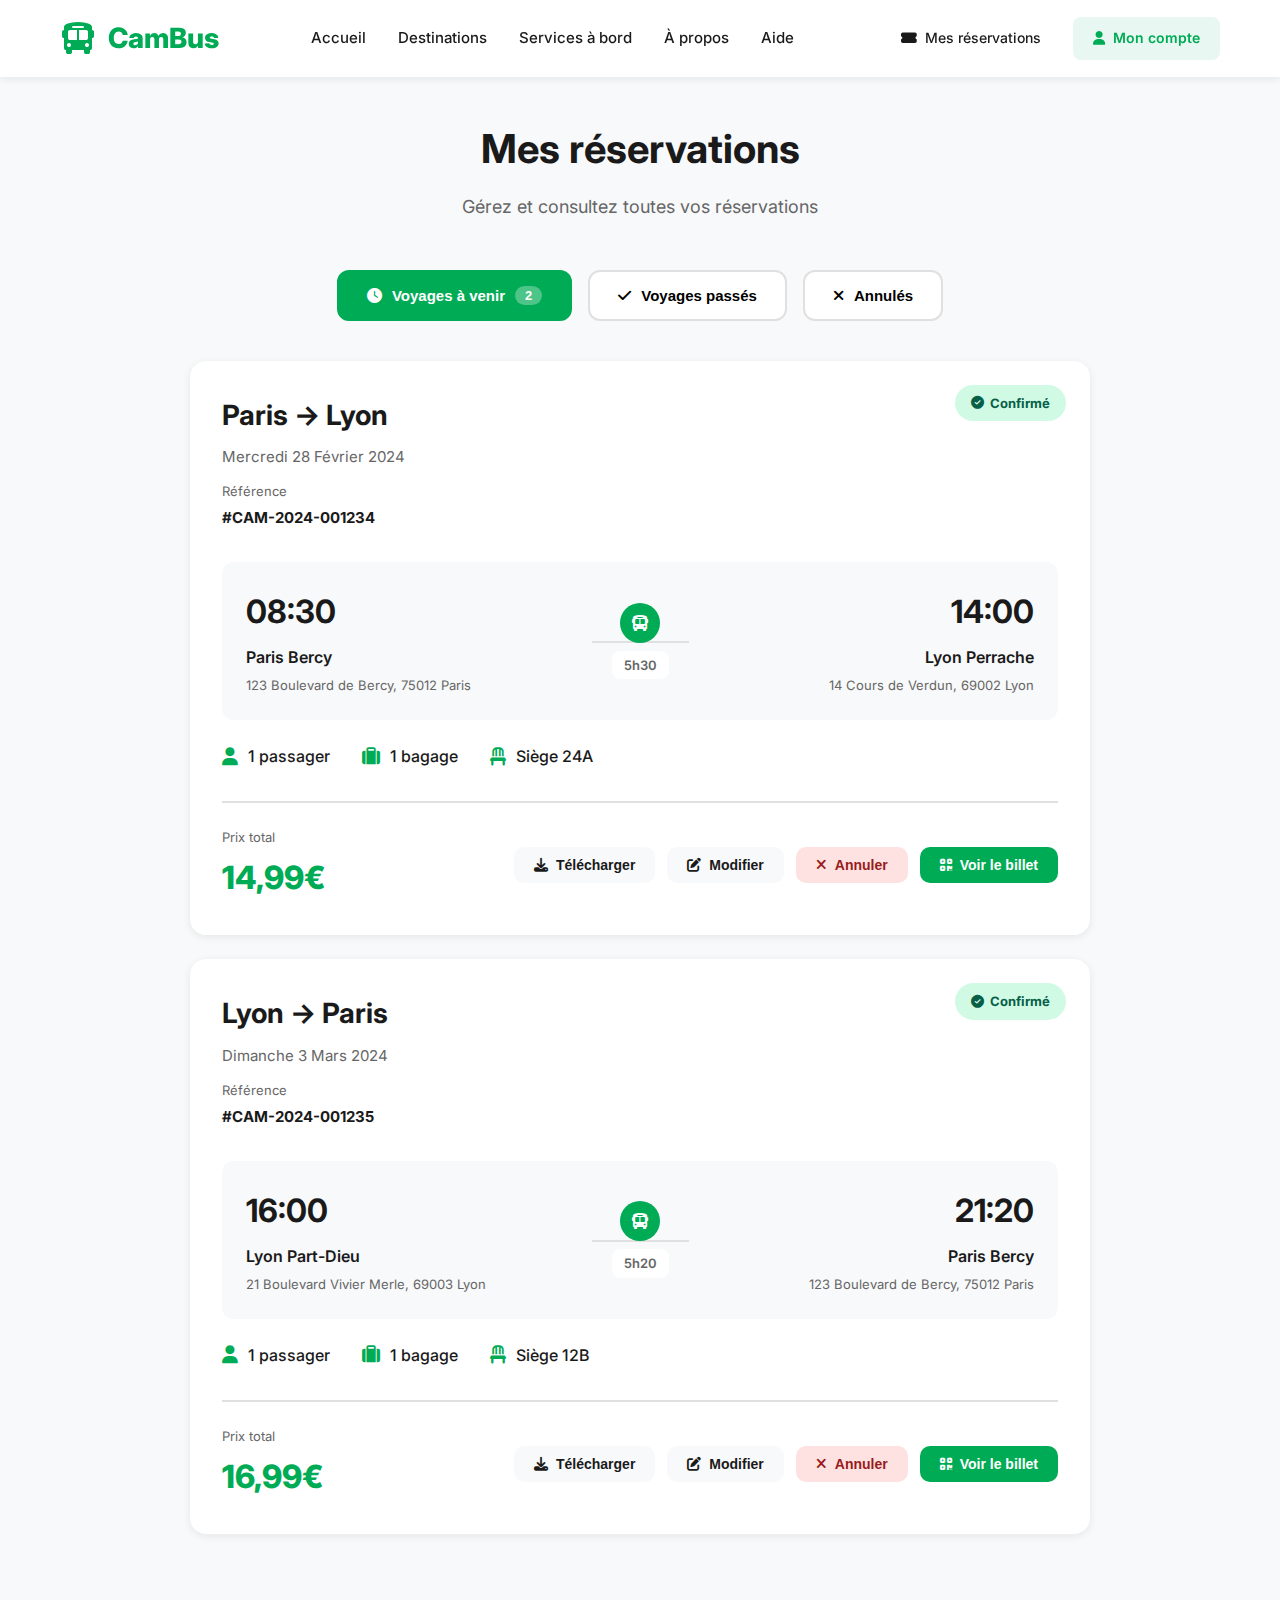
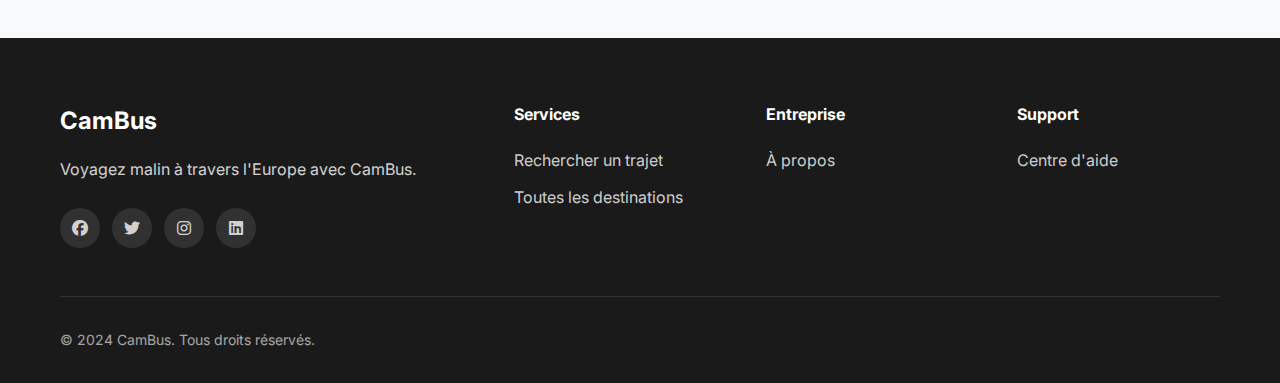
<file: my-bookings.html>
<!DOCTYPE html>
<html lang="fr">
<head>
    <meta charset="UTF-8">
    <meta name="viewport" content="width=device-width, initial-scale=1.0">
    <title>Mes réservations - CamBus</title>
    <link rel="stylesheet" href="css/style.css">
    <link rel="stylesheet" href="css/my-bookings.css">
    <link href="https://fonts.googleapis.com/css2?family=Inter:wght@300;400;500;600;700;800&display=swap" rel="stylesheet">
    <link rel="stylesheet" href="https://cdnjs.cloudflare.com/ajax/libs/font-awesome/6.4.0/css/all.min.css">
</head>
<body>
    <header class="header">
        <nav class="navbar">
            <div class="container">
                <div class="nav-content">
                    <a href="index.html" class="logo">
                        <i class="fas fa-bus"></i>
                        <span>CamBus</span>
                    </a>
                    
                    <div class="nav-links">
                        <a href="index.html" class="nav-link">Accueil</a>
                        <a href="destinations.html" class="nav-link">Destinations</a>
                        <a href="services.html" class="nav-link">Services à bord</a>
                        <a href="about.html" class="nav-link">À propos</a>
                        <a href="help.html" class="nav-link">Aide</a>
                    </div>

                    <div class="nav-actions">
                        <a href="my-bookings.html" class="nav-action active">
                            <i class="fas fa-ticket-alt"></i>
                            <span>Mes réservations</span>
                        </a>
                        <a href="account.html" class="btn-account">
                            <i class="fas fa-user"></i>
                            <span>Mon compte</span>
                        </a>
                    </div>
                </div>
            </div>
        </nav>
    </header>

    <main class="bookings-page">
        <div class="container">
            <div class="page-header">
                <h1>Mes réservations</h1>
                <p>Gérez et consultez toutes vos réservations</p>
            </div>

            <div class="bookings-tabs">
                <button class="booking-tab active" data-tab="upcoming">
                    <i class="fas fa-clock"></i>
                    Voyages à venir
                    <span class="tab-badge">2</span>
                </button>
                <button class="booking-tab" data-tab="past">
                    <i class="fas fa-check"></i>
                    Voyages passés
                </button>
                <button class="booking-tab" data-tab="cancelled">
                    <i class="fas fa-times"></i>
                    Annulés
                </button>
            </div>

            <div class="bookings-content">
                <div class="tab-content active" id="upcoming">
                    <div class="booking-card">
                        <div class="booking-status confirmed">
                            <i class="fas fa-check-circle"></i>
                            Confirmé
                        </div>
                        
                        <div class="booking-header">
                            <div class="booking-route">
                                <h2>Paris → Lyon</h2>
                                <p class="booking-date">Mercredi 28 Février 2024</p>
                            </div>
                            <div class="booking-reference">
                                <span>Référence</span>
                                <strong>#CAM-2024-001234</strong>
                            </div>
                        </div>

                        <div class="booking-details">
                            <div class="booking-time">
                                <div class="time-point">
                                    <strong>08:30</strong>
                                    <span>Paris Bercy</span>
                                    <small>123 Boulevard de Bercy, 75012 Paris</small>
                                </div>
                                <div class="time-line">
                                    <i class="fas fa-bus"></i>
                                    <span>5h30</span>
                                </div>
                                <div class="time-point">
                                    <strong>14:00</strong>
                                    <span>Lyon Perrache</span>
                                    <small>14 Cours de Verdun, 69002 Lyon</small>
                                </div>
                            </div>

                            <div class="booking-info">
                                <div class="info-item">
                                    <i class="fas fa-user"></i>
                                    <span>1 passager</span>
                                </div>
                                <div class="info-item">
                                    <i class="fas fa-suitcase"></i>
                                    <span>1 bagage</span>
                                </div>
                                <div class="info-item">
                                    <i class="fas fa-chair"></i>
                                    <span>Siège 24A</span>
                                </div>
                            </div>
                        </div>

                        <div class="booking-footer">
                            <div class="booking-price">
                                <span>Prix total</span>
                                <strong>14,99€</strong>
                            </div>
                            <div class="booking-actions">
                                <button class="btn-action secondary">
                                    <i class="fas fa-download"></i>
                                    Télécharger
                                </button>
                                <button class="btn-action secondary">
                                    <i class="fas fa-edit"></i>
                                    Modifier
                                </button>
                                <button class="btn-action danger">
                                    <i class="fas fa-times"></i>
                                    Annuler
                                </button>
                                <button class="btn-action primary">
                                    <i class="fas fa-qrcode"></i>
                                    Voir le billet
                                </button>
                            </div>
                        </div>
                    </div>

                    <div class="booking-card">
                        <div class="booking-status confirmed">
                            <i class="fas fa-check-circle"></i>
                            Confirmé
                        </div>
                        
                        <div class="booking-header">
                            <div class="booking-route">
                                <h2>Lyon → Paris</h2>
                                <p class="booking-date">Dimanche 3 Mars 2024</p>
                            </div>
                            <div class="booking-reference">
                                <span>Référence</span>
                                <strong>#CAM-2024-001235</strong>
                            </div>
                        </div>

                        <div class="booking-details">
                            <div class="booking-time">
                                <div class="time-point">
                                    <strong>16:00</strong>
                                    <span>Lyon Part-Dieu</span>
                                    <small>21 Boulevard Vivier Merle, 69003 Lyon</small>
                                </div>
                                <div class="time-line">
                                    <i class="fas fa-bus"></i>
                                    <span>5h20</span>
                                </div>
                                <div class="time-point">
                                    <strong>21:20</strong>
                                    <span>Paris Bercy</span>
                                    <small>123 Boulevard de Bercy, 75012 Paris</small>
                                </div>
                            </div>

                            <div class="booking-info">
                                <div class="info-item">
                                    <i class="fas fa-user"></i>
                                    <span>1 passager</span>
                                </div>
                                <div class="info-item">
                                    <i class="fas fa-suitcase"></i>
                                    <span>1 bagage</span>
                                </div>
                                <div class="info-item">
                                    <i class="fas fa-chair"></i>
                                    <span>Siège 12B</span>
                                </div>
                            </div>
                        </div>

                        <div class="booking-footer">
                            <div class="booking-price">
                                <span>Prix total</span>
                                <strong>16,99€</strong>
                            </div>
                            <div class="booking-actions">
                                <button class="btn-action secondary">
                                    <i class="fas fa-download"></i>
                                    Télécharger
                                </button>
                                <button class="btn-action secondary">
                                    <i class="fas fa-edit"></i>
                                    Modifier
                                </button>
                                <button class="btn-action danger">
                                    <i class="fas fa-times"></i>
                                    Annuler
                                </button>
                                <button class="btn-action primary">
                                    <i class="fas fa-qrcode"></i>
                                    Voir le billet
                                </button>
                            </div>
                        </div>
                    </div>
                </div>

                <div class="tab-content" id="past">
                    <div class="booking-card">
                        <div class="booking-status completed">
                            <i class="fas fa-check-circle"></i>
                            Terminé
                        </div>
                        
                        <div class="booking-header">
                            <div class="booking-route">
                                <h2>Paris → Bordeaux</h2>
                                <p class="booking-date">Lundi 15 Janvier 2024</p>
                            </div>
                            <div class="booking-reference">
                                <span>Référence</span>
                                <strong>#CAM-2024-000892</strong>
                            </div>
                        </div>

                        <div class="booking-details">
                            <div class="booking-time">
                                <div class="time-point">
                                    <strong>09:00</strong>
                                    <span>Paris Bercy</span>
                                </div>
                                <div class="time-line">
                                    <i class="fas fa-bus"></i>
                                    <span>7h45</span>
                                </div>
                                <div class="time-point">
                                    <strong>16:45</strong>
                                    <span>Bordeaux Gare Saint-Jean</span>
                                </div>
                            </div>
                        </div>

                        <div class="booking-footer">
                            <div class="booking-price">
                                <span>Prix total</span>
                                <strong>12,99€</strong>
                            </div>
                            <div class="booking-actions">
                                <button class="btn-action secondary">
                                    <i class="fas fa-download"></i>
                                    Télécharger la facture
                                </button>
                                <button class="btn-action primary">
                                    <i class="fas fa-redo"></i>
                                    Réserver à nouveau
                                </button>
                            </div>
                        </div>
                    </div>

                    <div class="empty-state">
                        <i class="fas fa-bus"></i>
                        <h3>C'est tout pour le moment</h3>
                        <p>Vous n'avez pas d'autres voyages passés</p>
                    </div>
                </div>

                <div class="tab-content" id="cancelled">
                    <div class="empty-state">
                        <i class="fas fa-smile"></i>
                        <h3>Aucune réservation annulée</h3>
                        <p>Vous n'avez aucune réservation annulée</p>
                    </div>
                </div>
            </div>
        </div>
    </main>

    <footer class="footer">
        <div class="container">
            <div class="footer-content">
                <div class="footer-section">
                    <h3>CamBus</h3>
                    <p>Voyagez malin à travers l'Europe avec CamBus.</p>
                    <div class="social-links">
                        <a href="#"><i class="fab fa-facebook"></i></a>
                        <a href="#"><i class="fab fa-twitter"></i></a>
                        <a href="#"><i class="fab fa-instagram"></i></a>
                        <a href="#"><i class="fab fa-linkedin"></i></a>
                    </div>
                </div>

                <div class="footer-section">
                    <h4>Services</h4>
                    <ul>
                        <li><a href="search-results.html">Rechercher un trajet</a></li>
                        <li><a href="destinations.html">Toutes les destinations</a></li>
                    </ul>
                </div>

                <div class="footer-section">
                    <h4>Entreprise</h4>
                    <ul>
                        <li><a href="about.html">À propos</a></li>
                    </ul>
                </div>

                <div class="footer-section">
                    <h4>Support</h4>
                    <ul>
                        <li><a href="help.html">Centre d'aide</a></li>
                    </ul>
                </div>
            </div>

            <div class="footer-bottom">
                <p>&copy; 2024 CamBus. Tous droits réservés.</p>
            </div>
        </div>
    </footer>

    <script src="js/my-bookings.js"></script>
</body>
</html>
</file>
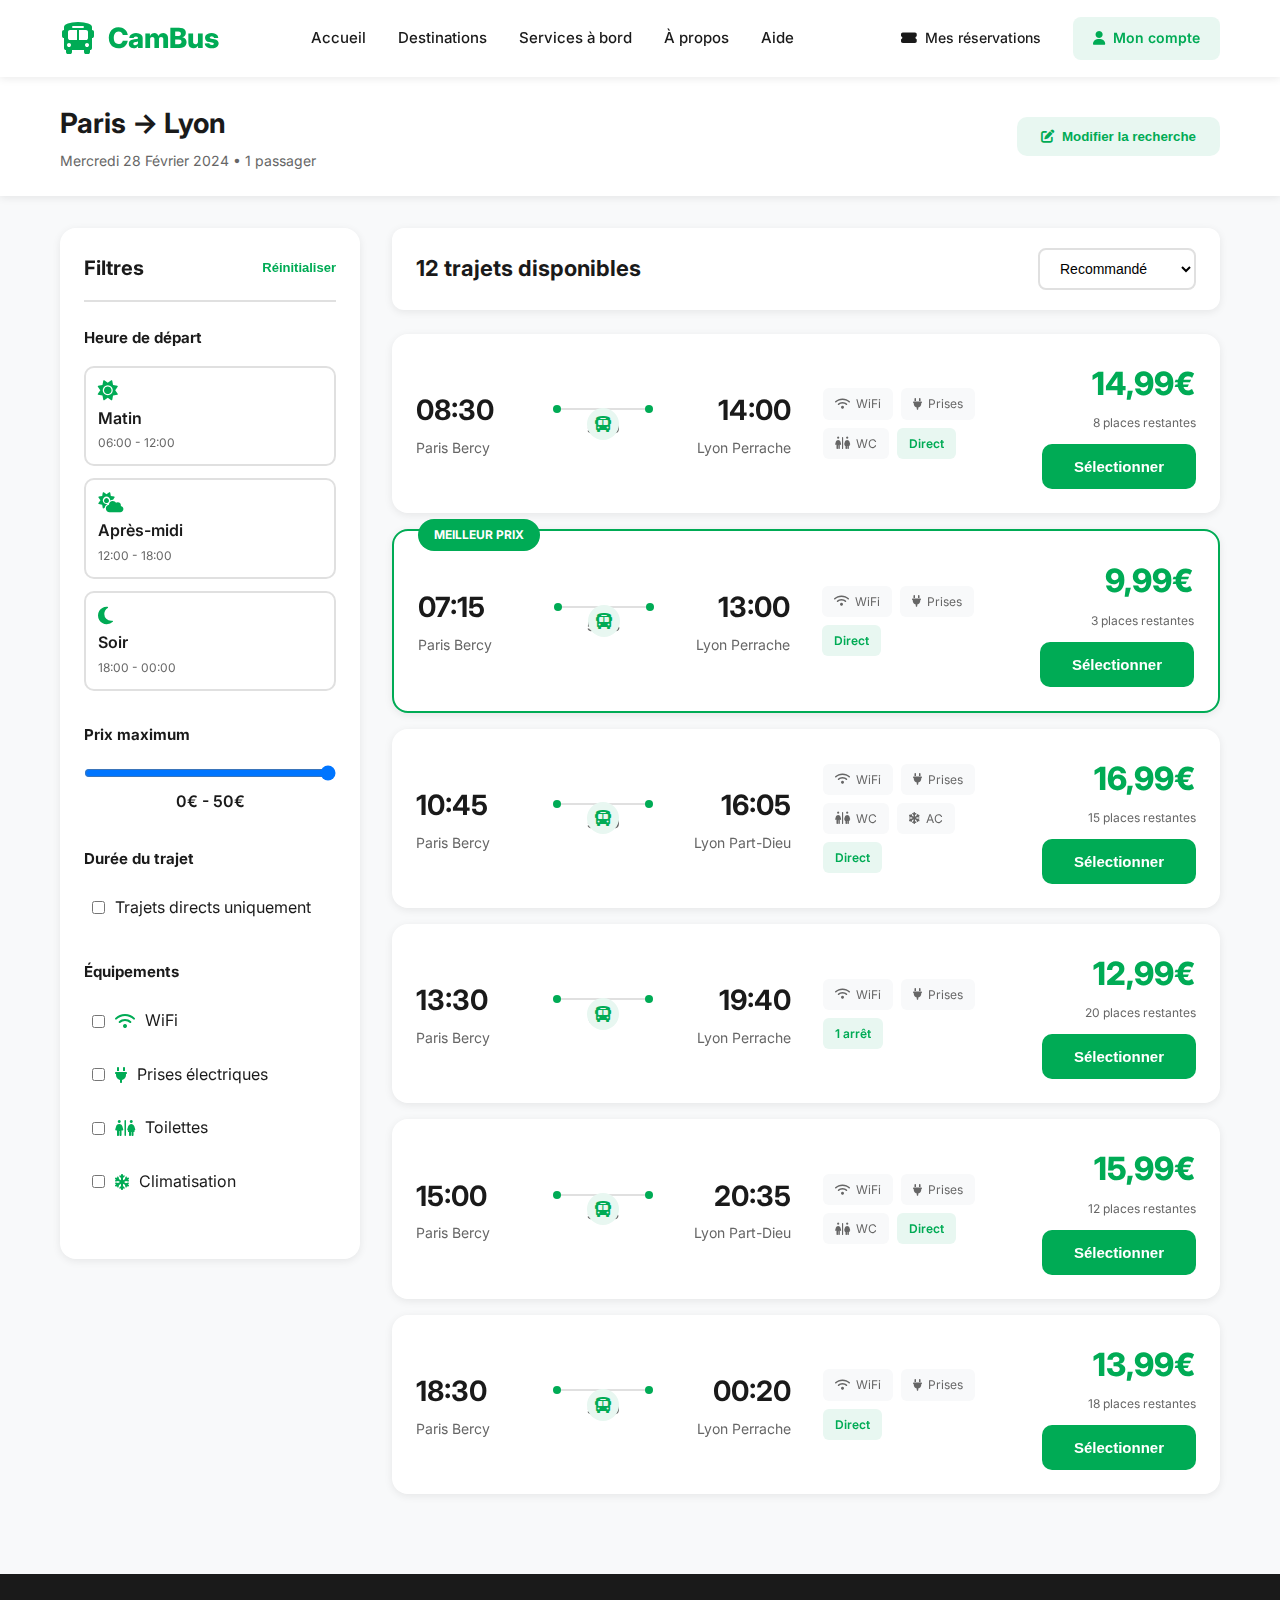
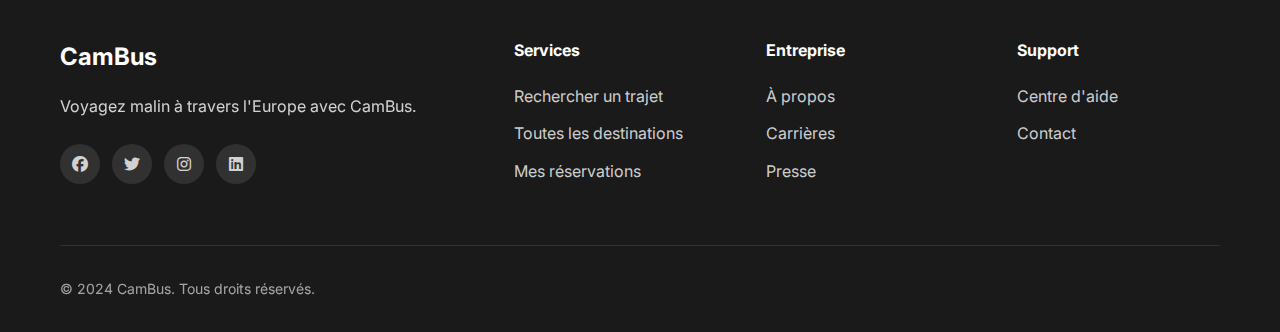
<file: search-results.html>
<!DOCTYPE html>
<html lang="fr">
<head>
    <meta charset="UTF-8">
    <meta name="viewport" content="width=device-width, initial-scale=1.0">
    <title>Résultats de recherche - CamBus</title>
    <link rel="stylesheet" href="css/style.css">
    <link rel="stylesheet" href="css/search-results.css">
    <link href="https://fonts.googleapis.com/css2?family=Inter:wght@300;400;500;600;700;800&display=swap" rel="stylesheet">
    <link rel="stylesheet" href="https://cdnjs.cloudflare.com/ajax/libs/font-awesome/6.4.0/css/all.min.css">
</head>
<body>
    <header class="header">
        <nav class="navbar">
            <div class="container">
                <div class="nav-content">
                    <a href="index.html" class="logo">
                        <i class="fas fa-bus"></i>
                        <span>CamBus</span>
                    </a>
                    
                    <div class="nav-links">
                        <a href="index.html" class="nav-link">Accueil</a>
                        <a href="destinations.html" class="nav-link">Destinations</a>
                        <a href="services.html" class="nav-link">Services à bord</a>
                        <a href="about.html" class="nav-link">À propos</a>
                        <a href="help.html" class="nav-link">Aide</a>
                    </div>

                    <div class="nav-actions">
                        <a href="my-bookings.html" class="nav-action">
                            <i class="fas fa-ticket-alt"></i>
                            <span>Mes réservations</span>
                        </a>
                        <a href="account.html" class="btn-account">
                            <i class="fas fa-user"></i>
                            <span>Mon compte</span>
                        </a>
                    </div>
                </div>
            </div>
        </nav>
    </header>

    <main class="search-results-page">
        <div class="search-summary">
            <div class="container">
                <div class="summary-content">
                    <div class="summary-route">
                        <div class="route-details">
                            <h1>Paris → Lyon</h1>
                            <p>Mercredi 28 Février 2024 • 1 passager</p>
                        </div>
                        <button class="btn-modify">
                            <i class="fas fa-edit"></i>
                            Modifier la recherche
                        </button>
                    </div>
                </div>
            </div>
        </div>

        <div class="container">
            <div class="results-layout">
                <aside class="filters-sidebar">
                    <div class="filters-header">
                        <h3>Filtres</h3>
                        <button class="btn-reset-filters">Réinitialiser</button>
                    </div>

                    <div class="filter-section">
                        <h4>Heure de départ</h4>
                        <div class="time-filters">
                            <label class="time-filter">
                                <input type="checkbox" name="morning">
                                <div class="time-option">
                                    <i class="fas fa-sun"></i>
                                    <span>Matin</span>
                                    <small>06:00 - 12:00</small>
                                </div>
                            </label>
                            <label class="time-filter">
                                <input type="checkbox" name="afternoon">
                                <div class="time-option">
                                    <i class="fas fa-cloud-sun"></i>
                                    <span>Après-midi</span>
                                    <small>12:00 - 18:00</small>
                                </div>
                            </label>
                            <label class="time-filter">
                                <input type="checkbox" name="evening">
                                <div class="time-option">
                                    <i class="fas fa-moon"></i>
                                    <span>Soir</span>
                                    <small>18:00 - 00:00</small>
                                </div>
                            </label>
                        </div>
                    </div>

                    <div class="filter-section">
                        <h4>Prix maximum</h4>
                        <input type="range" class="price-range" min="0" max="50" value="50">
                        <div class="price-display">0€ - <span id="max-price">50</span>€</div>
                    </div>

                    <div class="filter-section">
                        <h4>Durée du trajet</h4>
                        <label class="checkbox-filter">
                            <input type="checkbox" name="direct">
                            <span>Trajets directs uniquement</span>
                        </label>
                    </div>

                    <div class="filter-section">
                        <h4>Équipements</h4>
                        <label class="checkbox-filter">
                            <input type="checkbox" name="wifi">
                            <i class="fas fa-wifi"></i>
                            <span>WiFi</span>
                        </label>
                        <label class="checkbox-filter">
                            <input type="checkbox" name="power">
                            <i class="fas fa-plug"></i>
                            <span>Prises électriques</span>
                        </label>
                        <label class="checkbox-filter">
                            <input type="checkbox" name="toilet">
                            <i class="fas fa-restroom"></i>
                            <span>Toilettes</span>
                        </label>
                        <label class="checkbox-filter">
                            <input type="checkbox" name="ac">
                            <i class="fas fa-snowflake"></i>
                            <span>Climatisation</span>
                        </label>
                    </div>
                </aside>

                <div class="results-content">
                    <div class="results-header">
                        <h2>12 trajets disponibles</h2>
                        <select class="sort-select">
                            <option value="recommended">Recommandé</option>
                            <option value="price-low">Prix croissant</option>
                            <option value="price-high">Prix décroissant</option>
                            <option value="duration">Durée du trajet</option>
                            <option value="departure">Heure de départ</option>
                        </select>
                    </div>

                    <div class="trips-list">
                        <div class="trip-card">
                            <div class="trip-main">
                                <div class="trip-time">
                                    <div class="time-station">
                                        <strong>08:30</strong>
                                        <span>Paris Bercy</span>
                                    </div>
                                    <div class="trip-duration">
                                        <div class="duration-line"></div>
                                        <span>5h30</span>
                                        <div class="trip-icon">
                                            <i class="fas fa-bus"></i>
                                        </div>
                                    </div>
                                    <div class="time-station">
                                        <strong>14:00</strong>
                                        <span>Lyon Perrache</span>
                                    </div>
                                </div>

                                <div class="trip-features">
                                    <span class="feature-badge"><i class="fas fa-wifi"></i> WiFi</span>
                                    <span class="feature-badge"><i class="fas fa-plug"></i> Prises</span>
                                    <span class="feature-badge"><i class="fas fa-restroom"></i> WC</span>
                                    <span class="trip-type">Direct</span>
                                </div>

                                <div class="trip-price">
                                    <div class="price-info">
                                        <span class="price-amount">14,99€</span>
                                        <span class="seats-left">8 places restantes</span>
                                    </div>
                                    <button class="btn-select">Sélectionner</button>
                                </div>
                            </div>
                        </div>

                        <div class="trip-card best-price">
                            <div class="best-price-badge">Meilleur prix</div>
                            <div class="trip-main">
                                <div class="trip-time">
                                    <div class="time-station">
                                        <strong>07:15</strong>
                                        <span>Paris Bercy</span>
                                    </div>
                                    <div class="trip-duration">
                                        <div class="duration-line"></div>
                                        <span>5h45</span>
                                        <div class="trip-icon">
                                            <i class="fas fa-bus"></i>
                                        </div>
                                    </div>
                                    <div class="time-station">
                                        <strong>13:00</strong>
                                        <span>Lyon Perrache</span>
                                    </div>
                                </div>

                                <div class="trip-features">
                                    <span class="feature-badge"><i class="fas fa-wifi"></i> WiFi</span>
                                    <span class="feature-badge"><i class="fas fa-plug"></i> Prises</span>
                                    <span class="trip-type">Direct</span>
                                </div>

                                <div class="trip-price">
                                    <div class="price-info">
                                        <span class="price-amount">9,99€</span>
                                        <span class="seats-left">3 places restantes</span>
                                    </div>
                                    <button class="btn-select">Sélectionner</button>
                                </div>
                            </div>
                        </div>

                        <div class="trip-card">
                            <div class="trip-main">
                                <div class="trip-time">
                                    <div class="time-station">
                                        <strong>10:45</strong>
                                        <span>Paris Bercy</span>
                                    </div>
                                    <div class="trip-duration">
                                        <div class="duration-line"></div>
                                        <span>5h20</span>
                                        <div class="trip-icon">
                                            <i class="fas fa-bus"></i>
                                        </div>
                                    </div>
                                    <div class="time-station">
                                        <strong>16:05</strong>
                                        <span>Lyon Part-Dieu</span>
                                    </div>
                                </div>

                                <div class="trip-features">
                                    <span class="feature-badge"><i class="fas fa-wifi"></i> WiFi</span>
                                    <span class="feature-badge"><i class="fas fa-plug"></i> Prises</span>
                                    <span class="feature-badge"><i class="fas fa-restroom"></i> WC</span>
                                    <span class="feature-badge"><i class="fas fa-snowflake"></i> AC</span>
                                    <span class="trip-type">Direct</span>
                                </div>

                                <div class="trip-price">
                                    <div class="price-info">
                                        <span class="price-amount">16,99€</span>
                                        <span class="seats-left">15 places restantes</span>
                                    </div>
                                    <button class="btn-select">Sélectionner</button>
                                </div>
                            </div>
                        </div>

                        <div class="trip-card">
                            <div class="trip-main">
                                <div class="trip-time">
                                    <div class="time-station">
                                        <strong>13:30</strong>
                                        <span>Paris Bercy</span>
                                    </div>
                                    <div class="trip-duration">
                                        <div class="duration-line"></div>
                                        <span>6h10</span>
                                        <div class="trip-icon">
                                            <i class="fas fa-bus"></i>
                                        </div>
                                    </div>
                                    <div class="time-station">
                                        <strong>19:40</strong>
                                        <span>Lyon Perrache</span>
                                    </div>
                                </div>

                                <div class="trip-features">
                                    <span class="feature-badge"><i class="fas fa-wifi"></i> WiFi</span>
                                    <span class="feature-badge"><i class="fas fa-plug"></i> Prises</span>
                                    <span class="trip-type">1 arrêt</span>
                                </div>

                                <div class="trip-price">
                                    <div class="price-info">
                                        <span class="price-amount">12,99€</span>
                                        <span class="seats-left">20 places restantes</span>
                                    </div>
                                    <button class="btn-select">Sélectionner</button>
                                </div>
                            </div>
                        </div>

                        <div class="trip-card">
                            <div class="trip-main">
                                <div class="trip-time">
                                    <div class="time-station">
                                        <strong>15:00</strong>
                                        <span>Paris Bercy</span>
                                    </div>
                                    <div class="trip-duration">
                                        <div class="duration-line"></div>
                                        <span>5h35</span>
                                        <div class="trip-icon">
                                            <i class="fas fa-bus"></i>
                                        </div>
                                    </div>
                                    <div class="time-station">
                                        <strong>20:35</strong>
                                        <span>Lyon Part-Dieu</span>
                                    </div>
                                </div>

                                <div class="trip-features">
                                    <span class="feature-badge"><i class="fas fa-wifi"></i> WiFi</span>
                                    <span class="feature-badge"><i class="fas fa-plug"></i> Prises</span>
                                    <span class="feature-badge"><i class="fas fa-restroom"></i> WC</span>
                                    <span class="trip-type">Direct</span>
                                </div>

                                <div class="trip-price">
                                    <div class="price-info">
                                        <span class="price-amount">15,99€</span>
                                        <span class="seats-left">12 places restantes</span>
                                    </div>
                                    <button class="btn-select">Sélectionner</button>
                                </div>
                            </div>
                        </div>

                        <div class="trip-card">
                            <div class="trip-main">
                                <div class="trip-time">
                                    <div class="time-station">
                                        <strong>18:30</strong>
                                        <span>Paris Bercy</span>
                                    </div>
                                    <div class="trip-duration">
                                        <div class="duration-line"></div>
                                        <span>5h50</span>
                                        <div class="trip-icon">
                                            <i class="fas fa-bus"></i>
                                        </div>
                                    </div>
                                    <div class="time-station">
                                        <strong>00:20</strong>
                                        <span>Lyon Perrache</span>
                                    </div>
                                </div>

                                <div class="trip-features">
                                    <span class="feature-badge"><i class="fas fa-wifi"></i> WiFi</span>
                                    <span class="feature-badge"><i class="fas fa-plug"></i> Prises</span>
                                    <span class="trip-type">Direct</span>
                                </div>

                                <div class="trip-price">
                                    <div class="price-info">
                                        <span class="price-amount">13,99€</span>
                                        <span class="seats-left">18 places restantes</span>
                                    </div>
                                    <button class="btn-select">Sélectionner</button>
                                </div>
                            </div>
                        </div>
                    </div>
                </div>
            </div>
        </div>
    </main>

    <footer class="footer">
        <div class="container">
            <div class="footer-content">
                <div class="footer-section">
                    <h3>CamBus</h3>
                    <p>Voyagez malin à travers l'Europe avec CamBus.</p>
                    <div class="social-links">
                        <a href="#"><i class="fab fa-facebook"></i></a>
                        <a href="#"><i class="fab fa-twitter"></i></a>
                        <a href="#"><i class="fab fa-instagram"></i></a>
                        <a href="#"><i class="fab fa-linkedin"></i></a>
                    </div>
                </div>

                <div class="footer-section">
                    <h4>Services</h4>
                    <ul>
                        <li><a href="search-results.html">Rechercher un trajet</a></li>
                        <li><a href="destinations.html">Toutes les destinations</a></li>
                        <li><a href="my-bookings.html">Mes réservations</a></li>
                    </ul>
                </div>

                <div class="footer-section">
                    <h4>Entreprise</h4>
                    <ul>
                        <li><a href="about.html">À propos</a></li>
                        <li><a href="#">Carrières</a></li>
                        <li><a href="#">Presse</a></li>
                    </ul>
                </div>

                <div class="footer-section">
                    <h4>Support</h4>
                    <ul>
                        <li><a href="help.html">Centre d'aide</a></li>
                        <li><a href="#">Contact</a></li>
                    </ul>
                </div>
            </div>

            <div class="footer-bottom">
                <p>&copy; 2024 CamBus. Tous droits réservés.</p>
            </div>
        </div>
    </footer>

    <script src="js/search-results.js"></script>
</body>
</html>
</file>
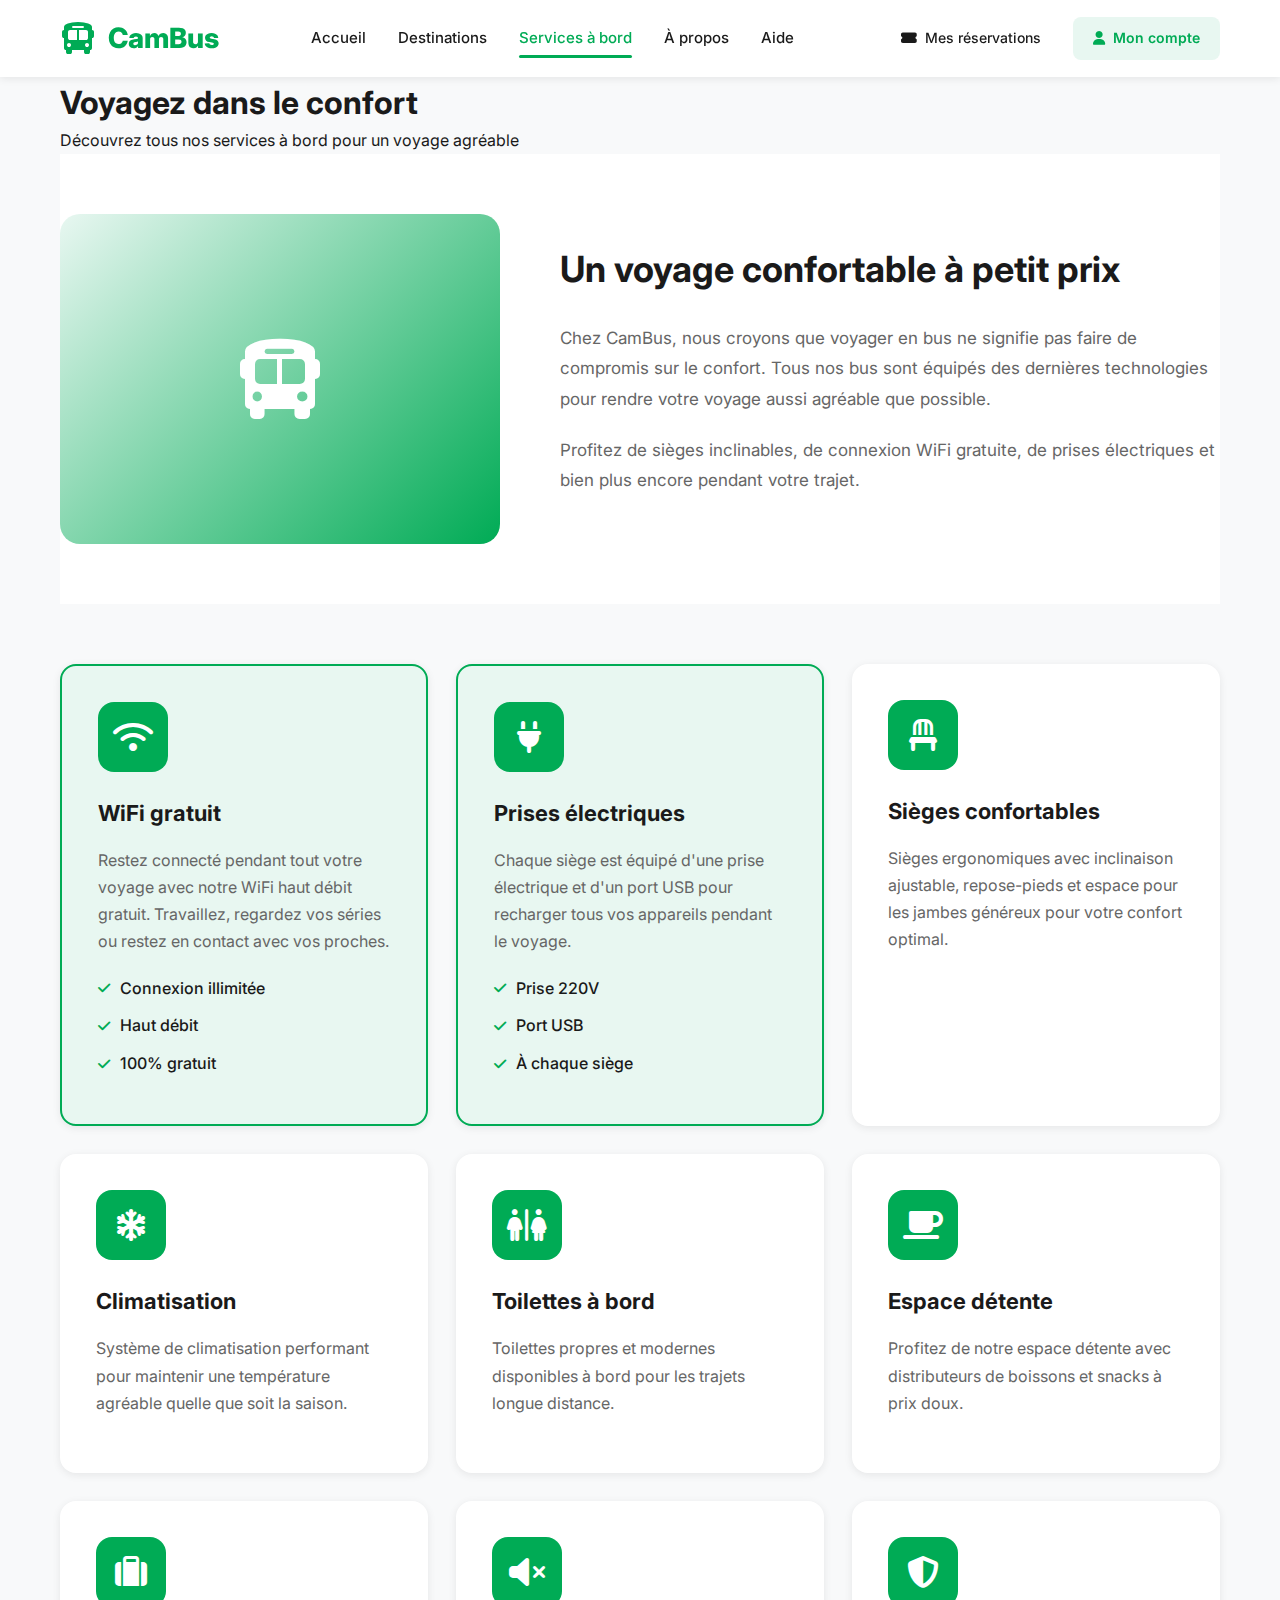
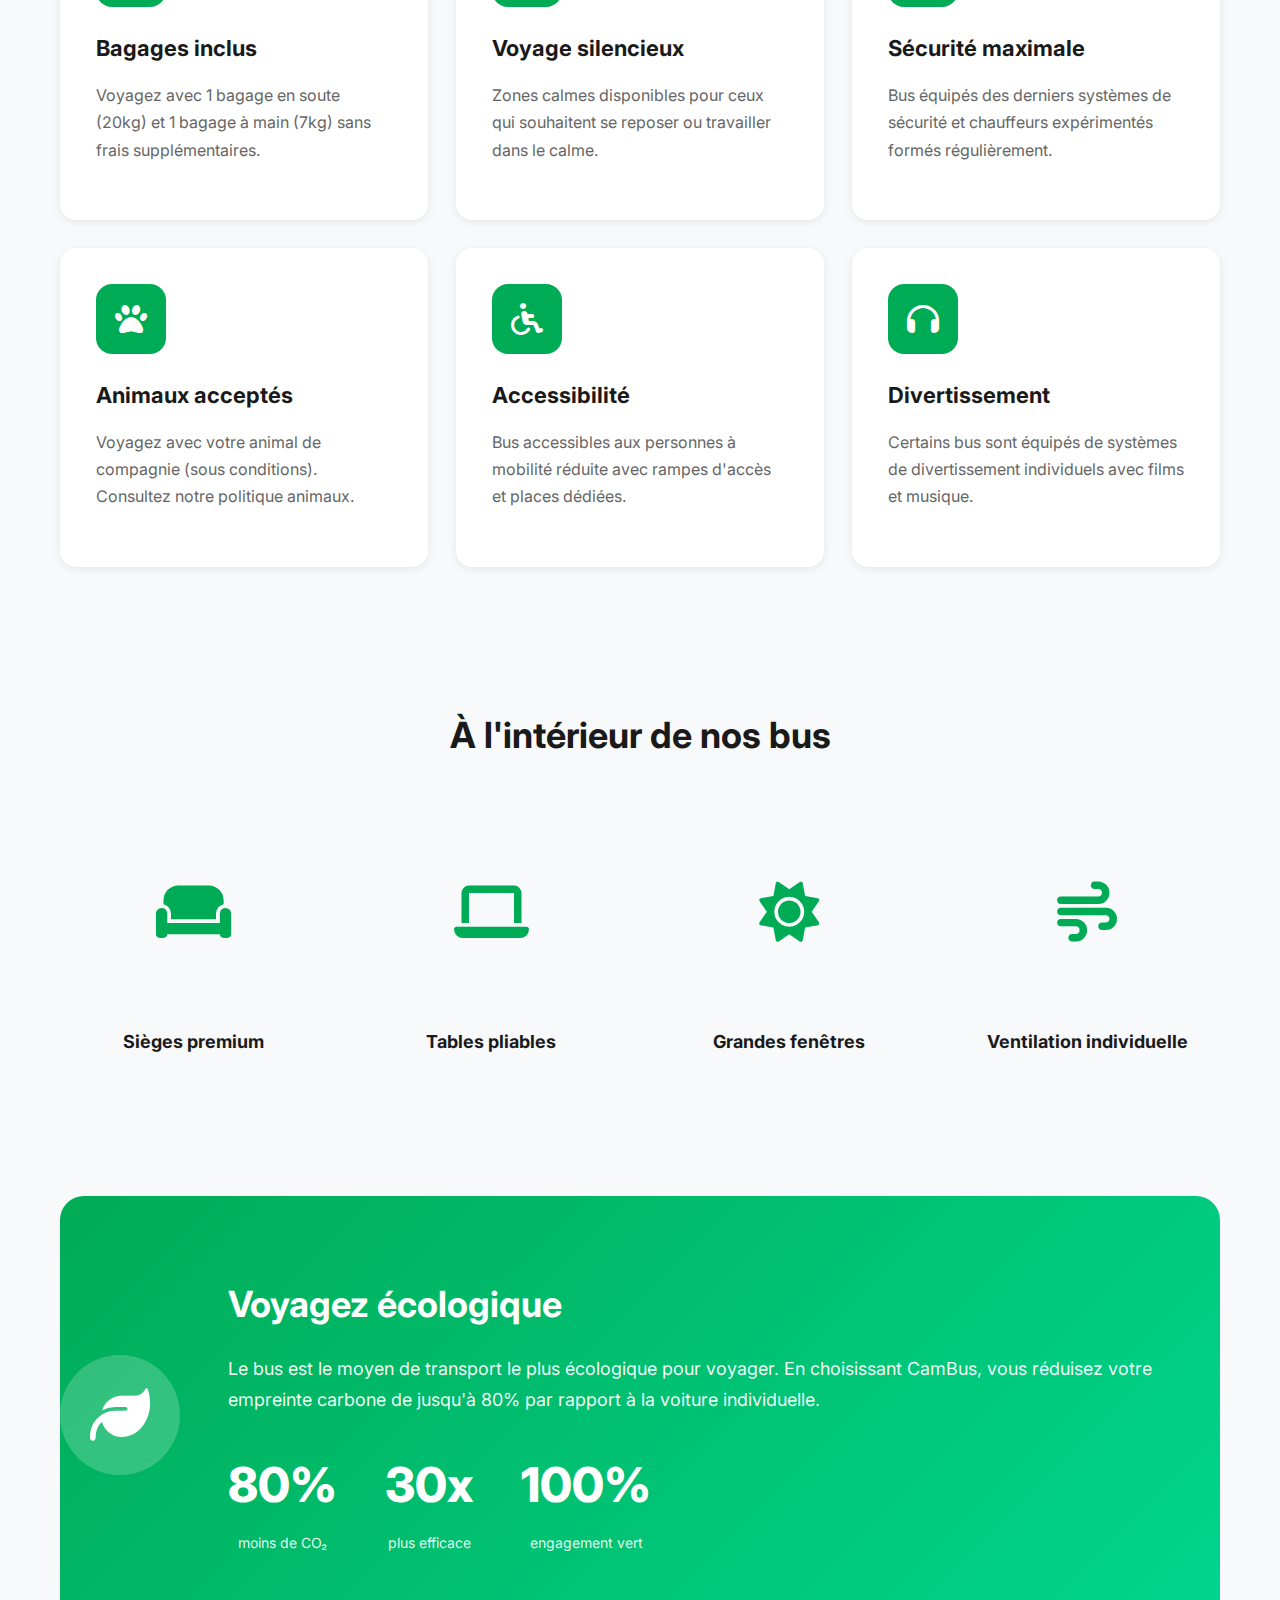
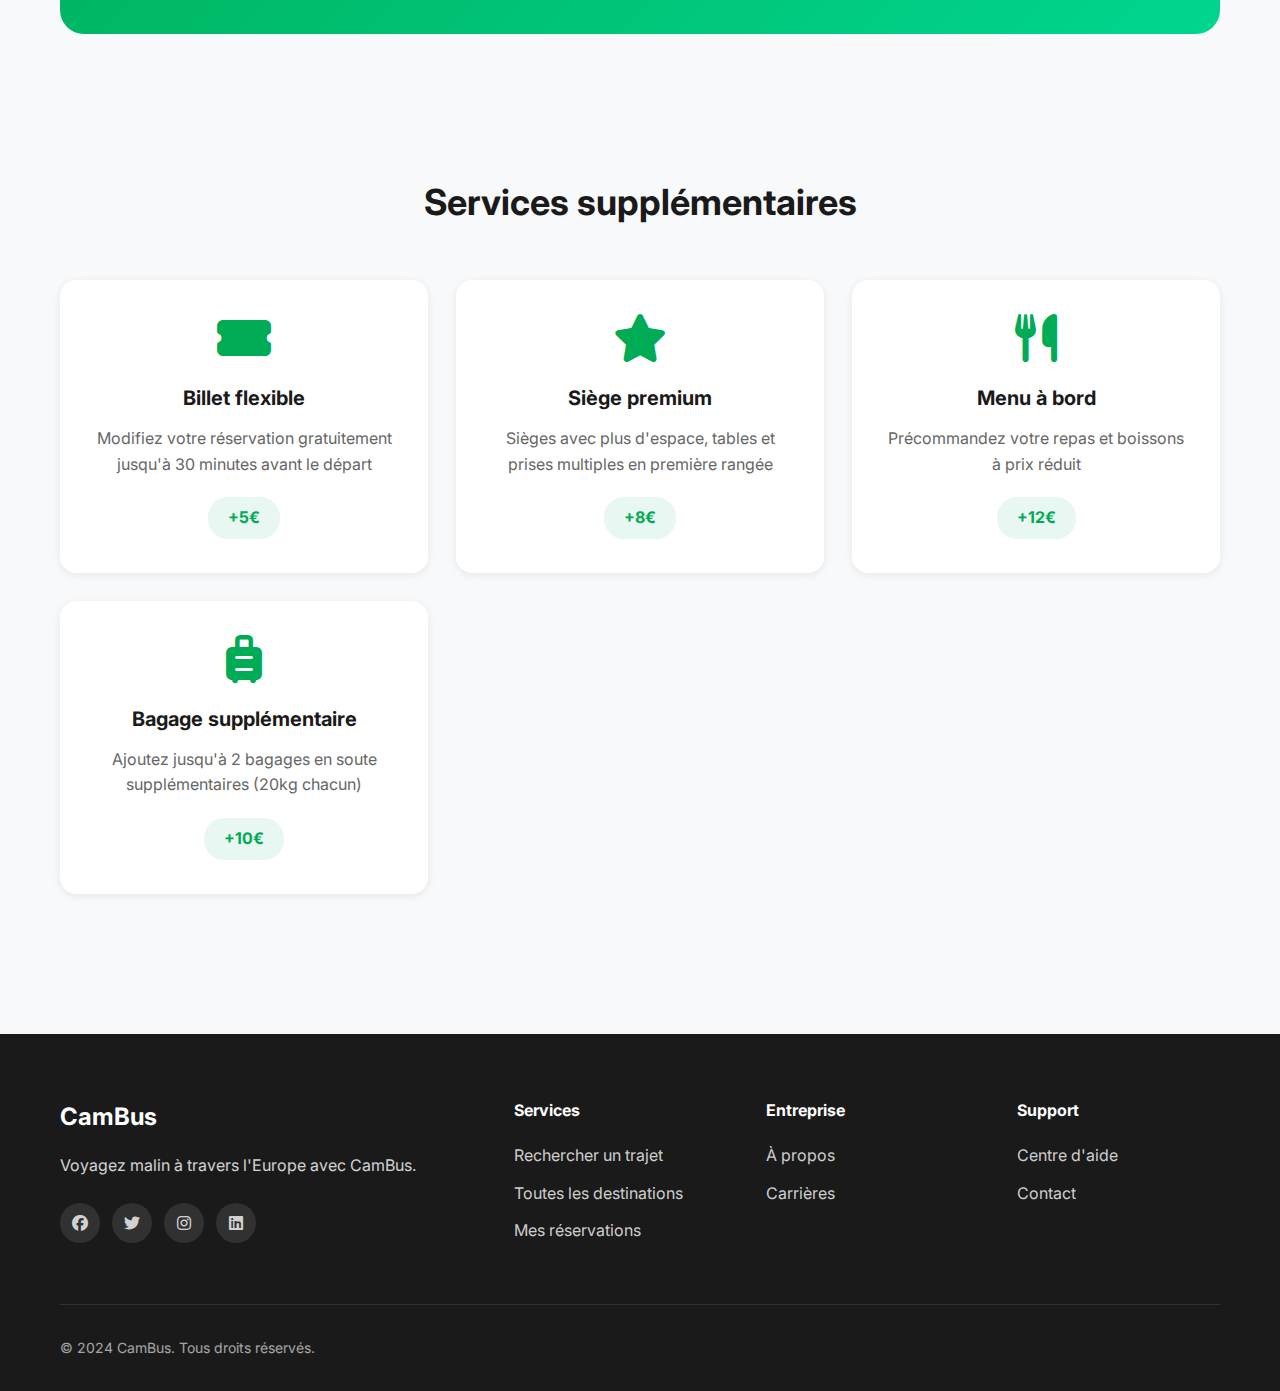
<file: services.html>
<!DOCTYPE html>
<html lang="fr">
<head>
    <meta charset="UTF-8">
    <meta name="viewport" content="width=device-width, initial-scale=1.0">
    <title>Services à bord - CamBus</title>
    <link rel="stylesheet" href="css/style.css">
    <link rel="stylesheet" href="css/services.css">
    <link href="https://fonts.googleapis.com/css2?family=Inter:wght@300;400;500;600;700;800&display=swap" rel="stylesheet">
    <link rel="stylesheet" href="https://cdnjs.cloudflare.com/ajax/libs/font-awesome/6.4.0/css/all.min.css">
</head>
<body>
    <header class="header">
        <nav class="navbar">
            <div class="container">
                <div class="nav-content">
                    <a href="index.html" class="logo">
                        <i class="fas fa-bus"></i>
                        <span>CamBus</span>
                    </a>
                    
                    <div class="nav-links">
                        <a href="index.html" class="nav-link">Accueil</a>
                        <a href="destinations.html" class="nav-link">Destinations</a>
                        <a href="services.html" class="nav-link active">Services à bord</a>
                        <a href="about.html" class="nav-link">À propos</a>
                        <a href="help.html" class="nav-link">Aide</a>
                    </div>

                    <div class="nav-actions">
                        <a href="my-bookings.html" class="nav-action">
                            <i class="fas fa-ticket-alt"></i>
                            <span>Mes réservations</span>
                        </a>
                        <a href="account.html" class="btn-account">
                            <i class="fas fa-user"></i>
                            <span>Mon compte</span>
                        </a>
                    </div>
                </div>
            </div>
        </nav>
    </header>

    <main class="services-page">
        <section class="page-hero">
            <div class="container">
                <h1>Voyagez dans le confort</h1>
                <p>Découvrez tous nos services à bord pour un voyage agréable</p>
            </div>
        </section>

        <div class="container">
            <section class="services-intro">
                <div class="intro-content">
                    <div class="intro-image">
                        <div class="image-placeholder">
                            <i class="fas fa-bus"></i>
                        </div>
                    </div>
                    <div class="intro-text">
                        <h2>Un voyage confortable à petit prix</h2>
                        <p>Chez CamBus, nous croyons que voyager en bus ne signifie pas faire de compromis sur le confort. Tous nos bus sont équipés des dernières technologies pour rendre votre voyage aussi agréable que possible.</p>
                        <p>Profitez de sièges inclinables, de connexion WiFi gratuite, de prises électriques et bien plus encore pendant votre trajet.</p>
                    </div>
                </div>
            </section>

            <section class="services-grid">
                <div class="service-card featured">
                    <div class="service-icon">
                        <i class="fas fa-wifi"></i>
                    </div>
                    <h3>WiFi gratuit</h3>
                    <p>Restez connecté pendant tout votre voyage avec notre WiFi haut débit gratuit. Travaillez, regardez vos séries ou restez en contact avec vos proches.</p>
                    <ul class="service-details">
                        <li><i class="fas fa-check"></i> Connexion illimitée</li>
                        <li><i class="fas fa-check"></i> Haut débit</li>
                        <li><i class="fas fa-check"></i> 100% gratuit</li>
                    </ul>
                </div>

                <div class="service-card featured">
                    <div class="service-icon">
                        <i class="fas fa-plug"></i>
                    </div>
                    <h3>Prises électriques</h3>
                    <p>Chaque siège est équipé d'une prise électrique et d'un port USB pour recharger tous vos appareils pendant le voyage.</p>
                    <ul class="service-details">
                        <li><i class="fas fa-check"></i> Prise 220V</li>
                        <li><i class="fas fa-check"></i> Port USB</li>
                        <li><i class="fas fa-check"></i> À chaque siège</li>
                    </ul>
                </div>

                <div class="service-card">
                    <div class="service-icon">
                        <i class="fas fa-chair"></i>
                    </div>
                    <h3>Sièges confortables</h3>
                    <p>Sièges ergonomiques avec inclinaison ajustable, repose-pieds et espace pour les jambes généreux pour votre confort optimal.</p>
                </div>

                <div class="service-card">
                    <div class="service-icon">
                        <i class="fas fa-snowflake"></i>
                    </div>
                    <h3>Climatisation</h3>
                    <p>Système de climatisation performant pour maintenir une température agréable quelle que soit la saison.</p>
                </div>

                <div class="service-card">
                    <div class="service-icon">
                        <i class="fas fa-restroom"></i>
                    </div>
                    <h3>Toilettes à bord</h3>
                    <p>Toilettes propres et modernes disponibles à bord pour les trajets longue distance.</p>
                </div>

                <div class="service-card">
                    <div class="service-icon">
                        <i class="fas fa-coffee"></i>
                    </div>
                    <h3>Espace détente</h3>
                    <p>Profitez de notre espace détente avec distributeurs de boissons et snacks à prix doux.</p>
                </div>

                <div class="service-card">
                    <div class="service-icon">
                        <i class="fas fa-suitcase"></i>
                    </div>
                    <h3>Bagages inclus</h3>
                    <p>Voyagez avec 1 bagage en soute (20kg) et 1 bagage à main (7kg) sans frais supplémentaires.</p>
                </div>

                <div class="service-card">
                    <div class="service-icon">
                        <i class="fas fa-volume-mute"></i>
                    </div>
                    <h3>Voyage silencieux</h3>
                    <p>Zones calmes disponibles pour ceux qui souhaitent se reposer ou travailler dans le calme.</p>
                </div>

                <div class="service-card">
                    <div class="service-icon">
                        <i class="fas fa-shield-alt"></i>
                    </div>
                    <h3>Sécurité maximale</h3>
                    <p>Bus équipés des derniers systèmes de sécurité et chauffeurs expérimentés formés régulièrement.</p>
                </div>

                <div class="service-card">
                    <div class="service-icon">
                        <i class="fas fa-paw"></i>
                    </div>
                    <h3>Animaux acceptés</h3>
                    <p>Voyagez avec votre animal de compagnie (sous conditions). Consultez notre politique animaux.</p>
                </div>

                <div class="service-card">
                    <div class="service-icon">
                        <i class="fas fa-wheelchair"></i>
                    </div>
                    <h3>Accessibilité</h3>
                    <p>Bus accessibles aux personnes à mobilité réduite avec rampes d'accès et places dédiées.</p>
                </div>

                <div class="service-card">
                    <div class="service-icon">
                        <i class="fas fa-headphones"></i>
                    </div>
                    <h3>Divertissement</h3>
                    <p>Certains bus sont équipés de systèmes de divertissement individuels avec films et musique.</p>
                </div>
            </section>

            <section class="bus-features">
                <h2>À l'intérieur de nos bus</h2>
                <div class="features-gallery">
                    <div class="feature-image">
                        <div class="image-placeholder">
                            <i class="fas fa-couch"></i>
                        </div>
                        <h4>Sièges premium</h4>
                    </div>
                    <div class="feature-image">
                        <div class="image-placeholder">
                            <i class="fas fa-laptop"></i>
                        </div>
                        <h4>Tables pliables</h4>
                    </div>
                    <div class="feature-image">
                        <div class="image-placeholder">
                            <i class="fas fa-sun"></i>
                        </div>
                        <h4>Grandes fenêtres</h4>
                    </div>
                    <div class="feature-image">
                        <div class="image-placeholder">
                            <i class="fas fa-wind"></i>
                        </div>
                        <h4>Ventilation individuelle</h4>
                    </div>
                </div>
            </section>

            <section class="eco-section">
                <div class="eco-content">
                    <div class="eco-icon">
                        <i class="fas fa-leaf"></i>
                    </div>
                    <div class="eco-text">
                        <h2>Voyagez écologique</h2>
                        <p>Le bus est le moyen de transport le plus écologique pour voyager. En choisissant CamBus, vous réduisez votre empreinte carbone de jusqu'à 80% par rapport à la voiture individuelle.</p>
                        <div class="eco-stats">
                            <div class="eco-stat">
                                <strong>80%</strong>
                                <span>moins de CO₂</span>
                            </div>
                            <div class="eco-stat">
                                <strong>30x</strong>
                                <span>plus efficace</span>
                            </div>
                            <div class="eco-stat">
                                <strong>100%</strong>
                                <span>engagement vert</span>
                            </div>
                        </div>
                    </div>
                </div>
            </section>

            <section class="extra-services">
                <h2>Services supplémentaires</h2>
                <div class="extras-grid">
                    <div class="extra-card">
                        <i class="fas fa-ticket-alt"></i>
                        <h4>Billet flexible</h4>
                        <p>Modifiez votre réservation gratuitement jusqu'à 30 minutes avant le départ</p>
                        <span class="extra-price">+5€</span>
                    </div>
                    <div class="extra-card">
                        <i class="fas fa-star"></i>
                        <h4>Siège premium</h4>
                        <p>Sièges avec plus d'espace, tables et prises multiples en première rangée</p>
                        <span class="extra-price">+8€</span>
                    </div>
                    <div class="extra-card">
                        <i class="fas fa-utensils"></i>
                        <h4>Menu à bord</h4>
                        <p>Précommandez votre repas et boissons à prix réduit</p>
                        <span class="extra-price">+12€</span>
                    </div>
                    <div class="extra-card">
                        <i class="fas fa-suitcase-rolling"></i>
                        <h4>Bagage supplémentaire</h4>
                        <p>Ajoutez jusqu'à 2 bagages en soute supplémentaires (20kg chacun)</p>
                        <span class="extra-price">+10€</span>
                    </div>
                </div>
            </section>
        </div>
    </main>

    <footer class="footer">
        <div class="container">
            <div class="footer-content">
                <div class="footer-section">
                    <h3>CamBus</h3>
                    <p>Voyagez malin à travers l'Europe avec CamBus.</p>
                    <div class="social-links">
                        <a href="#"><i class="fab fa-facebook"></i></a>
                        <a href="#"><i class="fab fa-twitter"></i></a>
                        <a href="#"><i class="fab fa-instagram"></i></a>
                        <a href="#"><i class="fab fa-linkedin"></i></a>
                    </div>
                </div>

                <div class="footer-section">
                    <h4>Services</h4>
                    <ul>
                        <li><a href="search-results.html">Rechercher un trajet</a></li>
                        <li><a href="destinations.html">Toutes les destinations</a></li>
                        <li><a href="my-bookings.html">Mes réservations</a></li>
                    </ul>
                </div>

                <div class="footer-section">
                    <h4>Entreprise</h4>
                    <ul>
                        <li><a href="about.html">À propos</a></li>
                        <li><a href="#">Carrières</a></li>
                    </ul>
                </div>

                <div class="footer-section">
                    <h4>Support</h4>
                    <ul>
                        <li><a href="help.html">Centre d'aide</a></li>
                        <li><a href="#">Contact</a></li>
                    </ul>
                </div>
            </div>

            <div class="footer-bottom">
                <p>&copy; 2024 CamBus. Tous droits réservés.</p>
            </div>
        </div>
    </footer>
</body>
</html>
</file>
<file: css/style.css>
:root {
    --primary-color: #00AB55;
    --primary-dark: #008F48;
    --primary-light: #E8F7F1;
    --secondary-color: #FF6B35;
    --text-dark: #1A1A1A;
    --text-gray: #666666;
    --text-light: #999999;
    --background: #FFFFFF;
    --background-gray: #F8F9FA;
    --border-color: #E0E0E0;
    --shadow-sm: 0 2px 8px rgba(0, 0, 0, 0.08);
    --shadow-md: 0 4px 16px rgba(0, 0, 0, 0.12);
    --shadow-lg: 0 8px 24px rgba(0, 0, 0, 0.16);
    --border-radius: 12px;
    --transition: all 0.3s ease;
}

* {
    margin: 0;
    padding: 0;
    box-sizing: border-box;
}

body {
    font-family: 'Inter', -apple-system, BlinkMacSystemFont, 'Segoe UI', Roboto, Oxygen, Ubuntu, Cantarell, sans-serif;
    color: var(--text-dark);
    line-height: 1.6;
    background-color: var(--background);
}

.container {
    max-width: 1200px;
    margin: 0 auto;
    padding: 0 20px;
}

.header {
    background: var(--background);
    box-shadow: var(--shadow-sm);
    position: sticky;
    top: 0;
    z-index: 1000;
}

.navbar {
    padding: 16px 0;
}

.nav-content {
    display: flex;
    align-items: center;
    justify-content: space-between;
    gap: 32px;
}

.logo {
    display: flex;
    align-items: center;
    gap: 12px;
    font-size: 28px;
    font-weight: 800;
    color: var(--primary-color);
    text-decoration: none;
    transition: var(--transition);
}

.logo i {
    font-size: 32px;
}

.logo:hover {
    transform: scale(1.05);
}

.nav-links {
    display: flex;
    gap: 32px;
    align-items: center;
}

.nav-link {
    color: var(--text-dark);
    text-decoration: none;
    font-weight: 500;
    font-size: 15px;
    transition: var(--transition);
    position: relative;
    padding: 8px 0;
}

.nav-link:hover,
.nav-link.active {
    color: var(--primary-color);
}

.nav-link.active::after {
    content: '';
    position: absolute;
    bottom: 0;
    left: 0;
    width: 100%;
    height: 3px;
    background: var(--primary-color);
    border-radius: 3px;
}

.nav-actions {
    display: flex;
    gap: 16px;
    align-items: center;
}

.nav-action {
    display: flex;
    align-items: center;
    gap: 8px;
    color: var(--text-dark);
    text-decoration: none;
    font-size: 14px;
    font-weight: 500;
    padding: 8px 16px;
    border-radius: 8px;
    transition: var(--transition);
}

.nav-action:hover {
    background: var(--background-gray);
    color: var(--primary-color);
}

.btn-account {
    display: flex;
    align-items: center;
    gap: 8px;
    background: var(--primary-light);
    color: var(--primary-color);
    padding: 10px 20px;
    border-radius: 8px;
    text-decoration: none;
    font-weight: 600;
    font-size: 14px;
    transition: var(--transition);
}

.btn-account:hover {
    background: var(--primary-color);
    color: white;
}

.btn-language {
    display: flex;
    align-items: center;
    gap: 6px;
    background: none;
    border: 2px solid var(--border-color);
    padding: 8px 12px;
    border-radius: 8px;
    cursor: pointer;
    font-weight: 600;
    transition: var(--transition);
}

.btn-language:hover {
    border-color: var(--primary-color);
    color: var(--primary-color);
}

.mobile-menu-toggle {
    display: none;
    background: none;
    border: none;
    font-size: 24px;
    cursor: pointer;
    color: var(--text-dark);
}

.hero {
    position: relative;
    padding: 80px 0 120px;
    overflow: hidden;
    background: linear-gradient(135deg, #00AB55 0%, #00D68F 100%);
}

.hero-background {
    position: absolute;
    top: 0;
    left: 0;
    right: 0;
    bottom: 0;
    background: url('data:image/svg+xml,<svg width="100" height="100" xmlns="http://www.w3.org/2000/svg"><circle cx="50" cy="50" r="2" fill="rgba(255,255,255,0.1)"/></svg>');
    background-size: 50px 50px;
    opacity: 0.3;
}

.hero-content {
    position: relative;
    z-index: 1;
    text-align: center;
}

.hero-title {
    font-size: 56px;
    font-weight: 800;
    color: white;
    margin-bottom: 16px;
    line-height: 1.2;
}

.hero-subtitle {
    font-size: 20px;
    color: rgba(255, 255, 255, 0.95);
    margin-bottom: 48px;
    font-weight: 400;
}

.search-box {
    background: white;
    border-radius: 20px;
    padding: 32px;
    box-shadow: var(--shadow-lg);
    max-width: 1000px;
    margin: 0 auto;
}

.search-tabs {
    margin-bottom: 24px;
}

.search-tab {
    display: inline-flex;
    align-items: center;
    gap: 10px;
    background: var(--primary-light);
    color: var(--primary-color);
    border: none;
    padding: 12px 24px;
    border-radius: 10px;
    font-weight: 600;
    font-size: 15px;
    cursor: pointer;
}

.search-form {
    display: flex;
    flex-direction: column;
    gap: 24px;
}

.search-row {
    display: grid;
    grid-template-columns: 1fr auto 1fr 1fr 1fr 1fr;
    gap: 16px;
    align-items: end;
}

.form-group {
    display: flex;
    flex-direction: column;
    gap: 8px;
}

.form-group label {
    font-size: 13px;
    font-weight: 600;
    color: var(--text-gray);
    display: flex;
    align-items: center;
    gap: 6px;
}

.form-group input,
.form-group select {
    padding: 14px 16px;
    border: 2px solid var(--border-color);
    border-radius: 10px;
    font-size: 15px;
    font-family: inherit;
    transition: var(--transition);
    background: white;
}

.form-group input:focus,
.form-group select:focus {
    outline: none;
    border-color: var(--primary-color);
    box-shadow: 0 0 0 3px var(--primary-light);
}

.btn-swap {
    background: var(--background-gray);
    border: none;
    width: 40px;
    height: 40px;
    border-radius: 50%;
    cursor: pointer;
    transition: var(--transition);
    margin-bottom: 14px;
}

.btn-swap:hover {
    background: var(--primary-color);
    color: white;
    transform: rotate(180deg);
}

.btn-search {
    background: var(--primary-color);
    color: white;
    border: none;
    padding: 16px 48px;
    border-radius: 12px;
    font-size: 17px;
    font-weight: 700;
    cursor: pointer;
    display: inline-flex;
    align-items: center;
    justify-content: center;
    gap: 12px;
    transition: var(--transition);
    align-self: center;
}

.btn-search:hover {
    background: var(--primary-dark);
    transform: translateY(-2px);
    box-shadow: var(--shadow-md);
}

.features {
    padding: 80px 0;
    background: white;
}

.features-grid {
    display: grid;
    grid-template-columns: repeat(auto-fit, minmax(250px, 1fr));
    gap: 32px;
}

.feature-card {
    text-align: center;
    padding: 32px 24px;
}

.feature-icon {
    width: 80px;
    height: 80px;
    background: var(--primary-light);
    border-radius: 20px;
    display: flex;
    align-items: center;
    justify-content: center;
    margin: 0 auto 20px;
    color: var(--primary-color);
    font-size: 36px;
}

.feature-card h3 {
    font-size: 20px;
    margin-bottom: 12px;
    color: var(--text-dark);
}

.feature-card p {
    color: var(--text-gray);
    font-size: 15px;
}

.popular-routes {
    padding: 80px 0;
    background: var(--background-gray);
}

.section-header {
    text-align: center;
    margin-bottom: 56px;
}

.section-header h2 {
    font-size: 40px;
    font-weight: 800;
    margin-bottom: 12px;
    color: var(--text-dark);
}

.section-header p {
    font-size: 18px;
    color: var(--text-gray);
}

.routes-grid {
    display: grid;
    grid-template-columns: repeat(auto-fill, minmax(360px, 1fr));
    gap: 32px;
}

.route-card {
    background: white;
    border-radius: 16px;
    overflow: hidden;
    text-decoration: none;
    transition: var(--transition);
    box-shadow: var(--shadow-sm);
}

.route-card:hover {
    transform: translateY(-8px);
    box-shadow: var(--shadow-lg);
}

.route-image {
    position: relative;
    height: 240px;
    overflow: hidden;
}

.route-image img {
    width: 100%;
    height: 100%;
    object-fit: cover;
    transition: var(--transition);
}

.route-card:hover .route-image img {
    transform: scale(1.1);
}

.route-overlay {
    position: absolute;
    top: 0;
    left: 0;
    right: 0;
    bottom: 0;
    background: linear-gradient(to bottom, transparent 50%, rgba(0, 0, 0, 0.7));
    display: flex;
    align-items: flex-end;
    padding: 20px;
}

.route-price {
    background: var(--primary-color);
    color: white;
    padding: 8px 16px;
    border-radius: 8px;
    font-weight: 700;
    font-size: 15px;
}

.route-info {
    padding: 24px;
}

.route-info h3 {
    font-size: 22px;
    color: var(--text-dark);
    margin-bottom: 8px;
}

.route-info p {
    color: var(--text-gray);
    display: flex;
    align-items: center;
    gap: 8px;
}

.section-footer {
    text-align: center;
    margin-top: 48px;
}

.btn-secondary {
    display: inline-flex;
    align-items: center;
    gap: 10px;
    background: white;
    color: var(--primary-color);
    padding: 14px 32px;
    border-radius: 10px;
    text-decoration: none;
    font-weight: 700;
    font-size: 16px;
    transition: var(--transition);
    border: 2px solid var(--primary-color);
}

.btn-secondary:hover {
    background: var(--primary-color);
    color: white;
}

.app-promotion {
    padding: 100px 0;
    background: linear-gradient(135deg, #667eea 0%, #764ba2 100%);
    color: white;
}

.app-content {
    display: grid;
    grid-template-columns: 1fr 1fr;
    gap: 80px;
    align-items: center;
}

.app-info h2 {
    font-size: 42px;
    font-weight: 800;
    margin-bottom: 20px;
    line-height: 1.2;
}

.app-info > p {
    font-size: 18px;
    margin-bottom: 32px;
    opacity: 0.95;
}

.app-features {
    display: flex;
    flex-direction: column;
    gap: 16px;
    margin-bottom: 40px;
}

.app-feature {
    display: flex;
    align-items: center;
    gap: 12px;
    font-size: 16px;
}

.app-feature i {
    color: #4ade80;
    font-size: 20px;
}

.app-downloads {
    display: flex;
    gap: 16px;
    flex-wrap: wrap;
}

.app-download {
    display: flex;
    align-items: center;
    gap: 12px;
    background: rgba(255, 255, 255, 0.2);
    backdrop-filter: blur(10px);
    padding: 12px 24px;
    border-radius: 12px;
    text-decoration: none;
    color: white;
    transition: var(--transition);
    border: 2px solid rgba(255, 255, 255, 0.3);
}

.app-download:hover {
    background: rgba(255, 255, 255, 0.3);
    transform: translateY(-2px);
}

.app-download i {
    font-size: 32px;
}

.app-download small {
    display: block;
    font-size: 11px;
    opacity: 0.8;
}

.app-download strong {
    display: block;
    font-size: 16px;
}

.app-preview {
    display: flex;
    justify-content: center;
    align-items: center;
}

.app-mockup {
    width: 300px;
    height: 600px;
    background: rgba(255, 255, 255, 0.1);
    backdrop-filter: blur(10px);
    border-radius: 40px;
    border: 8px solid rgba(255, 255, 255, 0.2);
    display: flex;
    align-items: center;
    justify-content: center;
}

.app-mockup i {
    font-size: 120px;
    opacity: 0.3;
}

.why-choose {
    padding: 80px 0;
    background: white;
}

.why-grid {
    display: grid;
    grid-template-columns: repeat(auto-fit, minmax(350px, 1fr));
    gap: 40px;
}

.why-card {
    padding: 32px;
    background: var(--background-gray);
    border-radius: 16px;
    transition: var(--transition);
}

.why-card:hover {
    background: var(--primary-light);
    transform: translateY(-4px);
}

.why-number {
    font-size: 48px;
    font-weight: 800;
    color: var(--primary-color);
    opacity: 0.2;
    margin-bottom: 16px;
}

.why-card h3 {
    font-size: 24px;
    margin-bottom: 12px;
    color: var(--text-dark);
}

.why-card p {
    color: var(--text-gray);
    line-height: 1.7;
}

.testimonials {
    padding: 80px 0;
    background: var(--background-gray);
}

.testimonials-grid {
    display: grid;
    grid-template-columns: repeat(auto-fit, minmax(350px, 1fr));
    gap: 32px;
}

.testimonial-card {
    background: white;
    padding: 32px;
    border-radius: 16px;
    box-shadow: var(--shadow-sm);
}

.testimonial-rating {
    color: #fbbf24;
    margin-bottom: 16px;
    font-size: 18px;
}

.testimonial-text {
    color: var(--text-dark);
    line-height: 1.7;
    margin-bottom: 24px;
    font-size: 15px;
}

.testimonial-author {
    display: flex;
    align-items: center;
    gap: 16px;
}

.author-avatar {
    width: 50px;
    height: 50px;
    background: var(--primary-color);
    color: white;
    border-radius: 50%;
    display: flex;
    align-items: center;
    justify-content: center;
    font-weight: 700;
    font-size: 20px;
}

.author-info strong {
    display: block;
    color: var(--text-dark);
    margin-bottom: 4px;
}

.author-info span {
    display: block;
    color: var(--text-light);
    font-size: 13px;
}

.newsletter {
    padding: 80px 0;
    background: var(--text-dark);
    color: white;
}

.newsletter-content {
    display: flex;
    justify-content: space-between;
    align-items: center;
    gap: 48px;
}

.newsletter-info h2 {
    font-size: 36px;
    margin-bottom: 12px;
}

.newsletter-info p {
    font-size: 16px;
    opacity: 0.8;
}

.newsletter-form {
    display: flex;
    gap: 12px;
    min-width: 450px;
}

.newsletter-form input {
    flex: 1;
    padding: 14px 20px;
    border: 2px solid rgba(255, 255, 255, 0.2);
    border-radius: 10px;
    font-size: 15px;
    background: rgba(255, 255, 255, 0.1);
    color: white;
}

.newsletter-form input::placeholder {
    color: rgba(255, 255, 255, 0.5);
}

.newsletter-form input:focus {
    outline: none;
    border-color: var(--primary-color);
    background: rgba(255, 255, 255, 0.15);
}

.btn-primary {
    background: var(--primary-color);
    color: white;
    border: none;
    padding: 14px 32px;
    border-radius: 10px;
    font-weight: 700;
    cursor: pointer;
    transition: var(--transition);
    display: inline-flex;
    align-items: center;
    gap: 10px;
    white-space: nowrap;
}

.btn-primary:hover {
    background: var(--primary-dark);
    transform: translateY(-2px);
}

.footer {
    background: var(--text-dark);
    color: white;
    padding: 64px 0 32px;
}

.footer-content {
    display: grid;
    grid-template-columns: 2fr 1fr 1fr 1fr;
    gap: 48px;
    margin-bottom: 48px;
}

.footer-section h3 {
    font-size: 24px;
    margin-bottom: 16px;
}

.footer-section h4 {
    font-size: 16px;
    margin-bottom: 20px;
    font-weight: 700;
}

.footer-section p {
    opacity: 0.8;
    line-height: 1.7;
    margin-bottom: 24px;
}

.social-links {
    display: flex;
    gap: 12px;
}

.social-links a {
    width: 40px;
    height: 40px;
    background: rgba(255, 255, 255, 0.1);
    border-radius: 50%;
    display: flex;
    align-items: center;
    justify-content: center;
    color: white;
    text-decoration: none;
    transition: var(--transition);
}

.social-links a:hover {
    background: var(--primary-color);
    transform: translateY(-2px);
}

.footer-section ul {
    list-style: none;
}

.footer-section li {
    margin-bottom: 12px;
}

.footer-section a {
    color: rgba(255, 255, 255, 0.8);
    text-decoration: none;
    transition: var(--transition);
}

.footer-section a:hover {
    color: var(--primary-color);
}

.footer-bottom {
    padding-top: 32px;
    border-top: 1px solid rgba(255, 255, 255, 0.1);
    display: flex;
    justify-content: space-between;
    align-items: center;
}

.footer-bottom p {
    opacity: 0.6;
    font-size: 14px;
}

.payment-methods {
    display: flex;
    gap: 16px;
    font-size: 32px;
    opacity: 0.6;
}

@media (max-width: 1024px) {
    .search-row {
        grid-template-columns: 1fr;
    }

    .btn-swap {
        display: none;
    }

    .app-content {
        grid-template-columns: 1fr;
    }

    .app-preview {
        display: none;
    }

    .footer-content {
        grid-template-columns: 1fr 1fr;
    }

    .newsletter-content {
        flex-direction: column;
        text-align: center;
    }

    .newsletter-form {
        min-width: 100%;
    }
}

@media (max-width: 768px) {
    .hero-title {
        font-size: 36px;
    }

    .hero-subtitle {
        font-size: 16px;
    }

    .nav-links {
        display: none;
    }

    .mobile-menu-toggle {
        display: block;
    }

    .routes-grid {
        grid-template-columns: 1fr;
    }

    .why-grid {
        grid-template-columns: 1fr;
    }

    .testimonials-grid {
        grid-template-columns: 1fr;
    }

    .footer-content {
        grid-template-columns: 1fr;
    }

    .footer-bottom {
        flex-direction: column;
        gap: 16px;
        text-align: center;
    }

    .section-header h2 {
        font-size: 32px;
    }

    .newsletter-form {
        flex-direction: column;
    }
}
</file>
<file: css/about.css>
.about-page {
    background: var(--background-gray);
    padding-bottom: 80px;
}

.about-story {
    padding: 80px 0;
    background: white;
}

.story-content {
    display: grid;
    grid-template-columns: 1.5fr 1fr;
    gap: 60px;
    align-items: center;
}

.story-text h2 {
    font-size: 40px;
    margin-bottom: 28px;
    color: var(--text-dark);
}

.story-text p {
    font-size: 18px;
    line-height: 1.8;
    color: var(--text-gray);
    margin-bottom: 24px;
}

.story-image .image-placeholder {
    width: 100%;
    aspect-ratio: 1;
    background: linear-gradient(135deg, var(--primary-light) 0%, var(--primary-color) 100%);
    border-radius: 24px;
    display: flex;
    align-items: center;
    justify-content: center;
    font-size: 100px;
    color: white;
}

.stats-section {
    padding: 80px 0;
    text-align: center;
}

.stats-section h2 {
    font-size: 40px;
    margin-bottom: 56px;
    color: var(--text-dark);
}

.stats-grid {
    display: grid;
    grid-template-columns: repeat(auto-fit, minmax(200px, 1fr));
    gap: 40px;
}

.stat-card {
    text-align: center;
}

.stat-card i {
    font-size: 56px;
    color: var(--primary-color);
    margin-bottom: 20px;
}

.stat-card strong {
    display: block;
    font-size: 48px;
    font-weight: 800;
    color: var(--text-dark);
    margin-bottom: 8px;
}

.stat-card span {
    display: block;
    color: var(--text-gray);
    font-size: 16px;
}

.values-section {
    padding: 80px 0;
    background: white;
}

.values-section h2 {
    font-size: 40px;
    text-align: center;
    margin-bottom: 56px;
    color: var(--text-dark);
}

.values-grid {
    display: grid;
    grid-template-columns: repeat(auto-fit, minmax(320px, 1fr));
    gap: 36px;
}

.value-card {
    text-align: center;
    padding: 40px 32px;
    background: var(--background-gray);
    border-radius: 16px;
    transition: var(--transition);
}

.value-card:hover {
    background: var(--primary-light);
    transform: translateY(-4px);
}

.value-icon {
    width: 80px;
    height: 80px;
    background: var(--primary-color);
    border-radius: 50%;
    display: flex;
    align-items: center;
    justify-content: center;
    margin: 0 auto 24px;
    color: white;
    font-size: 36px;
}

.value-card h3 {
    font-size: 22px;
    margin-bottom: 16px;
    color: var(--text-dark);
}

.value-card p {
    color: var(--text-gray);
    line-height: 1.7;
}

.timeline-section {
    padding: 80px 0;
}

.timeline-section h2 {
    font-size: 40px;
    text-align: center;
    margin-bottom: 72px;
    color: var(--text-dark);
}

.timeline {
    position: relative;
    max-width: 900px;
    margin: 0 auto;
}

.timeline::before {
    content: '';
    position: absolute;
    left: 80px;
    top: 0;
    bottom: 0;
    width: 3px;
    background: var(--primary-color);
}

.timeline-item {
    display: grid;
    grid-template-columns: 160px 1fr;
    gap: 40px;
    margin-bottom: 48px;
    position: relative;
}

.timeline-year {
    text-align: right;
    font-size: 32px;
    font-weight: 800;
    color: var(--primary-color);
    padding-right: 40px;
    position: relative;
}

.timeline-year::after {
    content: '';
    position: absolute;
    right: -12px;
    top: 50%;
    transform: translateY(-50%);
    width: 24px;
    height: 24px;
    background: var(--primary-color);
    border-radius: 50%;
    border: 4px solid white;
    box-shadow: 0 0 0 4px var(--primary-light);
}

.timeline-content {
    background: white;
    padding: 28px 32px;
    border-radius: 12px;
    box-shadow: var(--shadow-sm);
}

.timeline-content h3 {
    font-size: 22px;
    margin-bottom: 12px;
    color: var(--text-dark);
}

.timeline-content p {
    color: var(--text-gray);
    line-height: 1.7;
}

.team-section {
    padding: 80px 0;
    background: white;
    text-align: center;
}

.team-section h2 {
    font-size: 40px;
    margin-bottom: 20px;
    color: var(--text-dark);
}

.team-intro {
    font-size: 18px;
    color: var(--text-gray);
    max-width: 700px;
    margin: 0 auto 56px;
}

.team-grid {
    display: grid;
    grid-template-columns: repeat(auto-fit, minmax(250px, 1fr));
    gap: 40px;
}

.team-member {
    padding: 32px;
}

.member-avatar {
    width: 120px;
    height: 120px;
    background: var(--primary-light);
    border-radius: 50%;
    display: flex;
    align-items: center;
    justify-content: center;
    margin: 0 auto 20px;
    color: var(--primary-color);
    font-size: 60px;
}

.team-member h3 {
    font-size: 22px;
    margin-bottom: 8px;
    color: var(--text-dark);
}

.member-role {
    color: var(--text-gray);
    font-size: 15px;
}

.cta-section {
    padding: 80px 0;
    margin: 80px 0;
}

.cta-content {
    background: linear-gradient(135deg, #667eea 0%, #764ba2 100%);
    padding: 80px 60px;
    border-radius: 24px;
    text-align: center;
    color: white;
}

.cta-content h2 {
    font-size: 42px;
    margin-bottom: 20px;
}

.cta-content p {
    font-size: 20px;
    margin-bottom: 36px;
    opacity: 0.95;
}

.btn-cta {
    display: inline-block;
    background: white;
    color: #667eea;
    padding: 16px 48px;
    border-radius: 12px;
    text-decoration: none;
    font-weight: 700;
    font-size: 17px;
    transition: var(--transition);
}

.btn-cta:hover {
    transform: translateY(-2px);
    box-shadow: var(--shadow-lg);
}

@media (max-width: 1024px) {
    .story-content {
        grid-template-columns: 1fr;
    }

    .timeline::before {
        left: 60px;
    }

    .timeline-item {
        grid-template-columns: 120px 1fr;
        gap: 30px;
    }

    .timeline-year {
        font-size: 24px;
        padding-right: 30px;
    }
}

@media (max-width: 768px) {
    .stats-grid {
        grid-template-columns: repeat(2, 1fr);
    }

    .values-grid {
        grid-template-columns: 1fr;
    }

    .team-grid {
        grid-template-columns: 1fr 1fr;
    }

    .timeline::before {
        left: 20px;
    }

    .timeline-item {
        grid-template-columns: 1fr;
        padding-left: 60px;
    }

    .timeline-year {
        text-align: left;
        padding-right: 0;
        margin-bottom: -20px;
    }

    .timeline-year::after {
        left: -60px;
        right: auto;
    }

    .cta-content {
        padding: 60px 30px;
    }

    .cta-content h2 {
        font-size: 32px;
    }

    .cta-content p {
        font-size: 16px;
    }
}
</file>
<file: css/account.css>
.account-page {
    background: var(--background-gray);
    padding: 40px 0 80px;
    min-height: 100vh;
}

.account-layout {
    display: grid;
    grid-template-columns: 300px 1fr;
    gap: 32px;
}

.account-sidebar {
    background: white;
    border-radius: 16px;
    padding: 32px;
    height: fit-content;
    position: sticky;
    top: 100px;
    box-shadow: var(--shadow-sm);
}

.user-profile {
    text-align: center;
    padding-bottom: 24px;
    border-bottom: 2px solid var(--border-color);
    margin-bottom: 24px;
}

.user-avatar {
    width: 80px;
    height: 80px;
    background: var(--primary-light);
    border-radius: 50%;
    display: flex;
    align-items: center;
    justify-content: center;
    margin: 0 auto 16px;
    color: var(--primary-color);
    font-size: 36px;
}

.user-profile h3 {
    font-size: 20px;
    color: var(--text-dark);
    margin-bottom: 4px;
}

.user-profile p {
    font-size: 14px;
    color: var(--text-gray);
}

.account-nav {
    display: flex;
    flex-direction: column;
    gap: 8px;
}

.account-nav-item {
    display: flex;
    align-items: center;
    gap: 12px;
    padding: 12px 16px;
    background: none;
    border: none;
    border-radius: 10px;
    cursor: pointer;
    font-size: 15px;
    font-weight: 500;
    color: var(--text-dark);
    transition: var(--transition);
    text-align: left;
}

.account-nav-item:hover {
    background: var(--background-gray);
}

.account-nav-item.active {
    background: var(--primary-light);
    color: var(--primary-color);
}

.account-nav-item.logout {
    color: #dc2626;
    margin-top: 16px;
    border-top: 2px solid var(--border-color);
    padding-top: 20px;
}

.account-nav-item.logout:hover {
    background: #fee2e2;
}

.account-content {
    background: white;
    border-radius: 16px;
    padding: 40px;
    box-shadow: var(--shadow-sm);
}

.account-section {
    display: none;
}

.account-section.active {
    display: block;
}

.section-header {
    margin-bottom: 40px;
    padding-bottom: 24px;
    border-bottom: 2px solid var(--border-color);
}

.section-header h2 {
    font-size: 32px;
    color: var(--text-dark);
    margin-bottom: 8px;
}

.section-header p {
    font-size: 16px;
    color: var(--text-gray);
}

.account-form,
.security-form {
    max-width: 600px;
}

.form-row {
    display: grid;
    grid-template-columns: 1fr 1fr;
    gap: 20px;
}

.form-field {
    margin-bottom: 24px;
}

.form-field label {
    display: block;
    font-weight: 600;
    color: var(--text-dark);
    margin-bottom: 8px;
    font-size: 14px;
}

.form-field input,
.form-field select {
    width: 100%;
    padding: 12px 16px;
    border: 2px solid var(--border-color);
    border-radius: 10px;
    font-size: 15px;
    font-family: inherit;
    transition: var(--transition);
}

.form-field input:focus,
.form-field select:focus {
    outline: none;
    border-color: var(--primary-color);
    box-shadow: 0 0 0 3px var(--primary-light);
}

.form-actions {
    display: flex;
    gap: 12px;
    margin-top: 32px;
}

.btn-cancel,
.btn-save {
    padding: 14px 32px;
    border-radius: 10px;
    font-weight: 700;
    font-size: 15px;
    cursor: pointer;
    transition: var(--transition);
}

.btn-cancel {
    background: var(--background-gray);
    color: var(--text-dark);
    border: none;
}

.btn-cancel:hover {
    background: var(--border-color);
}

.btn-save {
    background: var(--primary-color);
    color: white;
    border: none;
}

.btn-save:hover {
    background: var(--primary-dark);
    transform: translateY(-2px);
}

.preferences-list {
    display: flex;
    flex-direction: column;
    gap: 24px;
}

.preference-item {
    display: flex;
    justify-content: space-between;
    align-items: center;
    padding: 20px;
    background: var(--background-gray);
    border-radius: 12px;
}

.preference-info h4 {
    font-size: 16px;
    color: var(--text-dark);
    margin-bottom: 4px;
}

.preference-info p {
    font-size: 14px;
    color: var(--text-gray);
}

.preference-select {
    padding: 10px 16px;
    border: 2px solid var(--border-color);
    border-radius: 8px;
    font-size: 14px;
    font-weight: 500;
    background: white;
    cursor: pointer;
}

.toggle-switch {
    position: relative;
    display: inline-block;
    width: 56px;
    height: 28px;
}

.toggle-switch input {
    opacity: 0;
    width: 0;
    height: 0;
}

.toggle-slider {
    position: absolute;
    cursor: pointer;
    top: 0;
    left: 0;
    right: 0;
    bottom: 0;
    background-color: var(--border-color);
    transition: var(--transition);
    border-radius: 28px;
}

.toggle-slider:before {
    position: absolute;
    content: "";
    height: 20px;
    width: 20px;
    left: 4px;
    bottom: 4px;
    background-color: white;
    transition: var(--transition);
    border-radius: 50%;
}

.toggle-switch input:checked + .toggle-slider {
    background-color: var(--primary-color);
}

.toggle-switch input:checked + .toggle-slider:before {
    transform: translateX(28px);
}

.payment-methods {
    display: flex;
    flex-direction: column;
    gap: 16px;
}

.payment-card {
    display: flex;
    align-items: center;
    gap: 20px;
    padding: 24px;
    background: var(--background-gray);
    border-radius: 12px;
    border: 2px solid transparent;
    transition: var(--transition);
}

.payment-card:hover {
    border-color: var(--primary-color);
}

.card-icon {
    font-size: 48px;
    color: var(--primary-color);
}

.card-info {
    flex: 1;
}

.card-info h4 {
    font-size: 18px;
    color: var(--text-dark);
    margin-bottom: 4px;
}

.card-info p {
    font-size: 14px;
    color: var(--text-gray);
}

.btn-card-action {
    background: none;
    border: none;
    color: #dc2626;
    font-size: 20px;
    cursor: pointer;
    padding: 8px;
    transition: var(--transition);
}

.btn-card-action:hover {
    transform: scale(1.2);
}

.add-payment-btn {
    display: flex;
    align-items: center;
    justify-content: center;
    gap: 12px;
    padding: 24px;
    background: var(--primary-light);
    border: 2px dashed var(--primary-color);
    border-radius: 12px;
    color: var(--primary-color);
    font-weight: 700;
    font-size: 16px;
    cursor: pointer;
    transition: var(--transition);
}

.add-payment-btn:hover {
    background: var(--primary-color);
    color: white;
}

.password-requirements {
    background: var(--background-gray);
    padding: 20px;
    border-radius: 10px;
    margin-bottom: 24px;
}

.password-requirements h4 {
    font-size: 14px;
    color: var(--text-dark);
    margin-bottom: 12px;
}

.password-requirements ul {
    list-style: none;
    padding-left: 0;
}

.password-requirements li {
    font-size: 14px;
    color: var(--text-gray);
    margin-bottom: 8px;
    padding-left: 24px;
    position: relative;
}

.password-requirements li:before {
    content: "•";
    position: absolute;
    left: 8px;
    color: var(--primary-color);
}

.security-options {
    margin-top: 40px;
}

.security-item {
    display: flex;
    justify-content: space-between;
    align-items: center;
    padding: 24px;
    background: var(--background-gray);
    border-radius: 12px;
}

.security-info h4 {
    font-size: 16px;
    color: var(--text-dark);
    margin-bottom: 4px;
}

.security-info p {
    font-size: 14px;
    color: var(--text-gray);
}

.btn-enable {
    background: var(--primary-color);
    color: white;
    border: none;
    padding: 10px 24px;
    border-radius: 8px;
    font-weight: 600;
    cursor: pointer;
    transition: var(--transition);
}

.btn-enable:hover {
    background: var(--primary-dark);
}

.danger-zone {
    margin-top: 48px;
    padding-top: 32px;
    border-top: 2px solid var(--border-color);
}

.danger-zone h3 {
    color: #dc2626;
    font-size: 20px;
    margin-bottom: 20px;
}

.danger-item {
    display: flex;
    justify-content: space-between;
    align-items: center;
    padding: 24px;
    background: #fee2e2;
    border-radius: 12px;
    border: 2px solid #fca5a5;
}

.danger-item h4 {
    font-size: 16px;
    color: #dc2626;
    margin-bottom: 4px;
}

.danger-item p {
    font-size: 14px;
    color: #991b1b;
}

.btn-danger {
    background: #dc2626;
    color: white;
    border: none;
    padding: 10px 24px;
    border-radius: 8px;
    font-weight: 600;
    cursor: pointer;
    transition: var(--transition);
}

.btn-danger:hover {
    background: #991b1b;
}

@media (max-width: 1024px) {
    .account-layout {
        grid-template-columns: 1fr;
    }

    .account-sidebar {
        position: static;
    }

    .form-row {
        grid-template-columns: 1fr;
    }
}

@media (max-width: 768px) {
    .account-content {
        padding: 24px;
    }

    .preference-item,
    .security-item,
    .danger-item {
        flex-direction: column;
        gap: 16px;
        align-items: flex-start;
    }

    .payment-card {
        flex-wrap: wrap;
    }
}
</file>
<file: css/booking.css>
.booking-page {
    background: var(--background-gray);
    padding: 40px 0 80px;
    min-height: 100vh;
}

.booking-progress {
    display: flex;
    justify-content: center;
    align-items: center;
    margin-bottom: 48px;
    max-width: 600px;
    margin-left: auto;
    margin-right: auto;
}

.progress-step {
    display: flex;
    flex-direction: column;
    align-items: center;
    gap: 8px;
}

.step-number {
    width: 48px;
    height: 48px;
    border-radius: 50%;
    background: white;
    border: 3px solid var(--border-color);
    display: flex;
    align-items: center;
    justify-content: center;
    font-weight: 700;
    font-size: 18px;
    color: var(--text-gray);
    transition: var(--transition);
}

.progress-step.active .step-number {
    background: var(--primary-color);
    border-color: var(--primary-color);
    color: white;
}

.progress-step span {
    font-size: 14px;
    font-weight: 600;
    color: var(--text-gray);
}

.progress-step.active span {
    color: var(--primary-color);
}

.progress-line {
    width: 100px;
    height: 3px;
    background: var(--border-color);
    margin: 0 16px 24px;
}

.progress-line.active {
    background: var(--primary-color);
}

.booking-layout {
    display: grid;
    grid-template-columns: 1fr 400px;
    gap: 32px;
}

.booking-main {
    background: white;
    border-radius: 16px;
    padding: 40px;
    box-shadow: var(--shadow-sm);
}

.booking-step {
    display: none;
}

.booking-step.active {
    display: block;
}

.booking-step h2 {
    font-size: 32px;
    color: var(--text-dark);
    margin-bottom: 32px;
}

.passenger-form h3,
.special-requests h3 {
    font-size: 20px;
    color: var(--text-dark);
    margin-bottom: 24px;
    padding-bottom: 12px;
    border-bottom: 2px solid var(--border-color);
}

.special-requests {
    margin-top: 40px;
}

.form-row {
    display: grid;
    grid-template-columns: 1fr 1fr;
    gap: 20px;
    margin-bottom: 20px;
}

.form-group {
    display: flex;
    flex-direction: column;
    gap: 8px;
    margin-bottom: 20px;
}

.form-group label {
    font-weight: 600;
    color: var(--text-dark);
    font-size: 14px;
}

.form-group input,
.form-group select {
    padding: 12px 16px;
    border: 2px solid var(--border-color);
    border-radius: 10px;
    font-size: 15px;
    font-family: inherit;
    transition: var(--transition);
}

.form-group input:focus,
.form-group select:focus {
    outline: none;
    border-color: var(--primary-color);
    box-shadow: 0 0 0 3px var(--primary-light);
}

.checkbox-option {
    display: flex;
    gap: 16px;
    padding: 20px;
    background: var(--background-gray);
    border-radius: 12px;
    margin-bottom: 16px;
    cursor: pointer;
    transition: var(--transition);
}

.checkbox-option:hover {
    background: var(--primary-light);
}

.checkbox-option input[type="checkbox"] {
    width: 20px;
    height: 20px;
    cursor: pointer;
}

.option-content strong {
    display: block;
    color: var(--text-dark);
    margin-bottom: 4px;
}

.option-content p {
    color: var(--text-gray);
    font-size: 14px;
}

.options-list {
    display: flex;
    flex-direction: column;
    gap: 16px;
    margin-bottom: 32px;
}

.option-card {
    border: 2px solid var(--border-color);
    border-radius: 12px;
    padding: 20px;
    cursor: pointer;
    transition: var(--transition);
}

.option-card:hover {
    border-color: var(--primary-color);
}

.option-card input[type="checkbox"] {
    display: none;
}

.option-card input[type="checkbox"]:checked ~ .option-header {
    border-left: 4px solid var(--primary-color);
    padding-left: 16px;
}

.option-card input[type="checkbox"]:checked {
    border-color: var(--primary-color);
    background: var(--primary-light);
}

.option-header {
    display: flex;
    justify-content: space-between;
    align-items: center;
    padding-left: 0;
    transition: var(--transition);
}

.option-info {
    display: flex;
    align-items: center;
    gap: 16px;
}

.option-info i {
    font-size: 28px;
    color: var(--primary-color);
}

.option-info strong {
    display: block;
    color: var(--text-dark);
    margin-bottom: 4px;
    font-size: 16px;
}

.option-info p {
    color: var(--text-gray);
    font-size: 14px;
}

.option-price {
    font-size: 20px;
    font-weight: 700;
    color: var(--primary-color);
}

.payment-methods-selection {
    display: grid;
    grid-template-columns: repeat(4, 1fr);
    gap: 16px;
    margin-bottom: 32px;
}

.payment-method {
    cursor: pointer;
}

.payment-method input[type="radio"] {
    display: none;
}

.method-content {
    display: flex;
    flex-direction: column;
    align-items: center;
    gap: 12px;
    padding: 24px 16px;
    border: 2px solid var(--border-color);
    border-radius: 12px;
    transition: var(--transition);
}

.payment-method input[type="radio"]:checked ~ .method-content {
    border-color: var(--primary-color);
    background: var(--primary-light);
}

.method-content:hover {
    border-color: var(--primary-color);
}

.method-content i {
    font-size: 32px;
    color: var(--primary-color);
}

.method-content span {
    font-size: 14px;
    font-weight: 600;
    color: var(--text-dark);
}

.card-form {
    margin-bottom: 24px;
}

.terms-agreement {
    background: var(--background-gray);
    padding: 20px;
    border-radius: 12px;
    margin-bottom: 32px;
}

.checkbox-label {
    display: flex;
    align-items: center;
    gap: 12px;
    cursor: pointer;
}

.checkbox-label input[type="checkbox"] {
    width: 20px;
    height: 20px;
    cursor: pointer;
}

.checkbox-label span {
    font-size: 14px;
    color: var(--text-dark);
}

.checkbox-label a {
    color: var(--primary-color);
    text-decoration: underline;
}

.step-actions {
    display: flex;
    gap: 16px;
    justify-content: flex-end;
    margin-top: 40px;
    padding-top: 32px;
    border-top: 2px solid var(--border-color);
}

.btn-next,
.btn-back,
.btn-pay {
    padding: 14px 32px;
    border-radius: 10px;
    font-weight: 700;
    font-size: 15px;
    cursor: pointer;
    display: inline-flex;
    align-items: center;
    gap: 10px;
    transition: var(--transition);
}

.btn-next,
.btn-pay {
    background: var(--primary-color);
    color: white;
    border: none;
}

.btn-next:hover,
.btn-pay:hover {
    background: var(--primary-dark);
    transform: translateY(-2px);
}

.btn-back {
    background: var(--background-gray);
    color: var(--text-dark);
    border: none;
}

.btn-back:hover {
    background: var(--border-color);
}

.booking-summary {
    background: white;
    border-radius: 16px;
    padding: 32px;
    box-shadow: var(--shadow-sm);
    height: fit-content;
    position: sticky;
    top: 100px;
}

.booking-summary h3 {
    font-size: 24px;
    color: var(--text-dark);
    margin-bottom: 24px;
    padding-bottom: 16px;
    border-bottom: 2px solid var(--border-color);
}

.summary-trip h4 {
    font-size: 20px;
    color: var(--text-dark);
    margin-bottom: 8px;
}

.trip-date {
    color: var(--text-gray);
    font-size: 14px;
    margin-bottom: 20px;
}

.trip-times {
    display: flex;
    align-items: center;
    justify-content: space-between;
    padding: 20px;
    background: var(--background-gray);
    border-radius: 12px;
    margin-bottom: 24px;
}

.trip-time strong {
    display: block;
    font-size: 20px;
    color: var(--text-dark);
    margin-bottom: 4px;
}

.trip-time span {
    display: block;
    font-size: 13px;
    color: var(--text-gray);
}

.trip-duration {
    display: flex;
    flex-direction: column;
    align-items: center;
    gap: 6px;
}

.trip-duration i {
    color: var(--primary-color);
}

.trip-duration span {
    font-size: 12px;
    font-weight: 600;
    color: var(--text-gray);
}

.summary-details {
    padding: 20px 0;
    border-bottom: 2px solid var(--border-color);
    margin-bottom: 20px;
}

.detail-item {
    display: flex;
    justify-content: space-between;
    margin-bottom: 12px;
    color: var(--text-dark);
}

.detail-item strong {
    font-weight: 700;
}

.summary-total {
    display: flex;
    justify-content: space-between;
    align-items: center;
    padding: 20px 0;
    border-bottom: 2px solid var(--border-color);
    margin-bottom: 24px;
}

.summary-total span {
    font-size: 18px;
    font-weight: 600;
    color: var(--text-dark);
}

.total-amount {
    font-size: 32px;
    font-weight: 800;
    color: var(--primary-color);
}

.summary-features {
    display: flex;
    flex-direction: column;
    gap: 12px;
    margin-bottom: 24px;
}

.feature {
    display: flex;
    align-items: center;
    gap: 10px;
    color: var(--text-dark);
    font-size: 14px;
}

.feature i {
    color: var(--primary-color);
}

.secure-payment {
    display: flex;
    align-items: center;
    justify-content: center;
    gap: 10px;
    padding: 16px;
    background: var(--primary-light);
    border-radius: 10px;
    color: var(--primary-color);
    font-weight: 600;
}

@media (max-width: 1024px) {
    .booking-layout {
        grid-template-columns: 1fr;
    }

    .booking-summary {
        position: static;
        order: -1;
    }

    .payment-methods-selection {
        grid-template-columns: repeat(2, 1fr);
    }
}

@media (max-width: 768px) {
    .booking-main {
        padding: 24px;
    }

    .booking-summary {
        padding: 24px;
    }

    .form-row {
        grid-template-columns: 1fr;
    }

    .booking-progress {
        padding: 0 20px;
    }

    .progress-line {
        width: 60px;
        margin: 0 8px 24px;
    }

    .step-actions {
        flex-direction: column;
    }

    .btn-next,
    .btn-back,
    .btn-pay {
        width: 100%;
        justify-content: center;
    }

    .payment-methods-selection {
        grid-template-columns: 1fr;
    }
}
</file>
<file: css/help.css>
.help-page {
    background: var(--background-gray);
    padding-bottom: 80px;
}

.page-hero {
    background: linear-gradient(135deg, #00AB55 0%, #00D68F 100%);
    color: white;
    padding: 80px 0 100px;
    text-align: center;
}

.page-hero h1 {
    font-size: 48px;
    font-weight: 800;
    margin-bottom: 32px;
}

.help-search {
    max-width: 600px;
    margin: 0 auto;
    position: relative;
}

.help-search i {
    position: absolute;
    left: 20px;
    top: 50%;
    transform: translateY(-50%);
    font-size: 20px;
    color: var(--text-gray);
}

.help-search input {
    width: 100%;
    padding: 18px 20px 18px 56px;
    border: none;
    border-radius: 12px;
    font-size: 16px;
    font-family: inherit;
    box-shadow: var(--shadow-lg);
}

.help-search input:focus {
    outline: none;
    box-shadow: 0 8px 32px rgba(0, 0, 0, 0.2);
}

.quick-links {
    margin-top: -50px;
    padding-bottom: 60px;
}

.quick-links h2 {
    font-size: 32px;
    text-align: center;
    margin-bottom: 40px;
    color: var(--text-dark);
}

.quick-links-grid {
    display: grid;
    grid-template-columns: repeat(auto-fit, minmax(280px, 1fr));
    gap: 24px;
}

.quick-link-card {
    background: white;
    padding: 32px;
    border-radius: 16px;
    text-decoration: none;
    transition: var(--transition);
    box-shadow: var(--shadow-sm);
    border: 2px solid transparent;
}

.quick-link-card:hover {
    border-color: var(--primary-color);
    transform: translateY(-4px);
    box-shadow: var(--shadow-md);
}

.quick-link-card i {
    font-size: 40px;
    color: var(--primary-color);
    margin-bottom: 16px;
}

.quick-link-card h3 {
    font-size: 20px;
    color: var(--text-dark);
    margin-bottom: 8px;
}

.quick-link-card p {
    color: var(--text-gray);
    font-size: 14px;
}

.faq-section {
    padding: 60px 0;
}

.faq-section h2 {
    font-size: 36px;
    text-align: center;
    margin-bottom: 40px;
    color: var(--text-dark);
}

.faq-categories {
    display: flex;
    gap: 16px;
    justify-content: center;
    margin-bottom: 48px;
    flex-wrap: wrap;
}

.faq-category {
    background: white;
    border: 2px solid var(--border-color);
    padding: 12px 28px;
    border-radius: 10px;
    cursor: pointer;
    font-weight: 600;
    font-size: 15px;
    transition: var(--transition);
}

.faq-category:hover {
    border-color: var(--primary-color);
    background: var(--primary-light);
}

.faq-category.active {
    background: var(--primary-color);
    color: white;
    border-color: var(--primary-color);
}

.faq-category-content {
    display: none;
}

.faq-category-content.active {
    display: block;
}

.faq-item {
    background: white;
    margin-bottom: 16px;
    border-radius: 12px;
    overflow: hidden;
    box-shadow: var(--shadow-sm);
}

.faq-question {
    width: 100%;
    padding: 24px 28px;
    background: none;
    border: none;
    text-align: left;
    cursor: pointer;
    display: flex;
    justify-content: space-between;
    align-items: center;
    font-size: 17px;
    font-weight: 600;
    color: var(--text-dark);
    transition: var(--transition);
}

.faq-question:hover {
    background: var(--background-gray);
}

.faq-question i {
    transition: var(--transition);
    color: var(--primary-color);
}

.faq-item.active .faq-question i {
    transform: rotate(180deg);
}

.faq-answer {
    max-height: 0;
    overflow: hidden;
    transition: max-height 0.3s ease;
}

.faq-item.active .faq-answer {
    max-height: 1000px;
}

.faq-answer p,
.faq-answer ul,
.faq-answer ol {
    padding: 0 28px 24px;
    color: var(--text-gray);
    line-height: 1.8;
}

.faq-answer ul,
.faq-answer ol {
    padding-left: 56px;
}

.faq-answer li {
    margin-bottom: 12px;
}

.faq-answer strong {
    color: var(--text-dark);
}

.contact-section {
    padding: 80px 0;
    text-align: center;
    background: white;
    border-radius: 24px;
    margin-top: 60px;
}

.contact-section h2 {
    font-size: 36px;
    margin-bottom: 16px;
    color: var(--text-dark);
}

.contact-section > p {
    font-size: 18px;
    color: var(--text-gray);
    margin-bottom: 48px;
}

.contact-options {
    display: grid;
    grid-template-columns: repeat(auto-fit, minmax(280px, 1fr));
    gap: 32px;
}

.contact-card {
    padding: 40px 32px;
    background: var(--background-gray);
    border-radius: 16px;
}

.contact-card i {
    font-size: 48px;
    color: var(--primary-color);
    margin-bottom: 20px;
}

.contact-card h3 {
    font-size: 22px;
    margin-bottom: 12px;
    color: var(--text-dark);
}

.contact-card p {
    font-size: 18px;
    font-weight: 600;
    color: var(--text-dark);
    margin-bottom: 8px;
}

.contact-card span {
    display: block;
    color: var(--text-gray);
    font-size: 14px;
}

.btn-chat {
    margin-top: 20px;
    background: var(--primary-color);
    color: white;
    border: none;
    padding: 12px 28px;
    border-radius: 10px;
    font-weight: 600;
    cursor: pointer;
    transition: var(--transition);
}

.btn-chat:hover {
    background: var(--primary-dark);
    transform: translateY(-2px);
}

@media (max-width: 768px) {
    .page-hero h1 {
        font-size: 32px;
    }

    .quick-links-grid {
        grid-template-columns: 1fr;
    }

    .faq-categories {
        flex-direction: column;
    }

    .faq-category {
        width: 100%;
    }

    .contact-options {
        grid-template-columns: 1fr;
    }
}
</file>
<file: css/my-bookings.css>
.bookings-page {
    background: var(--background-gray);
    padding: 40px 0 80px;
    min-height: 100vh;
}

.page-header {
    text-align: center;
    margin-bottom: 48px;
}

.page-header h1 {
    font-size: 40px;
    color: var(--text-dark);
    margin-bottom: 12px;
}

.page-header p {
    font-size: 18px;
    color: var(--text-gray);
}

.bookings-tabs {
    display: flex;
    gap: 16px;
    margin-bottom: 40px;
    justify-content: center;
    flex-wrap: wrap;
}

.booking-tab {
    background: white;
    border: 2px solid var(--border-color);
    padding: 14px 28px;
    border-radius: 12px;
    cursor: pointer;
    font-weight: 600;
    font-size: 15px;
    display: flex;
    align-items: center;
    gap: 10px;
    transition: var(--transition);
}

.booking-tab:hover {
    border-color: var(--primary-color);
    background: var(--primary-light);
}

.booking-tab.active {
    background: var(--primary-color);
    color: white;
    border-color: var(--primary-color);
}

.tab-badge {
    background: rgba(255, 255, 255, 0.3);
    padding: 2px 10px;
    border-radius: 12px;
    font-size: 13px;
    font-weight: 700;
}

.booking-tab.active .tab-badge {
    background: rgba(255, 255, 255, 0.3);
}

.bookings-content {
    max-width: 900px;
    margin: 0 auto;
}

.tab-content {
    display: none;
}

.tab-content.active {
    display: block;
}

.booking-card {
    background: white;
    border-radius: 16px;
    padding: 32px;
    margin-bottom: 24px;
    box-shadow: var(--shadow-sm);
    position: relative;
}

.booking-status {
    position: absolute;
    top: 24px;
    right: 24px;
    padding: 8px 16px;
    border-radius: 20px;
    font-size: 13px;
    font-weight: 700;
    display: flex;
    align-items: center;
    gap: 6px;
}

.booking-status.confirmed {
    background: #d1fae5;
    color: #065f46;
}

.booking-status.completed {
    background: #e0e7ff;
    color: #3730a3;
}

.booking-header {
    margin-bottom: 32px;
    padding-right: 150px;
}

.booking-route h2 {
    font-size: 28px;
    color: var(--text-dark);
    margin-bottom: 8px;
}

.booking-date {
    color: var(--text-gray);
    font-size: 15px;
}

.booking-reference {
    display: flex;
    flex-direction: column;
    gap: 4px;
    margin-top: 12px;
}

.booking-reference span {
    font-size: 13px;
    color: var(--text-gray);
}

.booking-reference strong {
    font-size: 15px;
    color: var(--text-dark);
}

.booking-details {
    margin-bottom: 32px;
}

.booking-time {
    display: grid;
    grid-template-columns: 1fr auto 1fr;
    gap: 32px;
    align-items: center;
    margin-bottom: 24px;
    padding: 24px;
    background: var(--background-gray);
    border-radius: 12px;
}

.time-point strong {
    display: block;
    font-size: 32px;
    font-weight: 700;
    color: var(--text-dark);
    margin-bottom: 8px;
}

.time-point span {
    display: block;
    font-size: 16px;
    font-weight: 600;
    color: var(--text-dark);
    margin-bottom: 4px;
}

.time-point small {
    display: block;
    font-size: 13px;
    color: var(--text-gray);
}

.time-point:last-child {
    text-align: right;
}

.time-line {
    display: flex;
    flex-direction: column;
    align-items: center;
    gap: 8px;
    position: relative;
    padding: 0 20px;
}

.time-line::before {
    content: '';
    position: absolute;
    left: 0;
    right: 0;
    top: 50%;
    height: 2px;
    background: var(--border-color);
}

.time-line i {
    background: var(--primary-color);
    color: white;
    width: 40px;
    height: 40px;
    border-radius: 50%;
    display: flex;
    align-items: center;
    justify-content: center;
    position: relative;
    z-index: 1;
}

.time-line span {
    font-size: 13px;
    font-weight: 600;
    color: var(--text-gray);
    background: white;
    padding: 4px 12px;
    border-radius: 8px;
    position: relative;
    z-index: 1;
}

.booking-info {
    display: flex;
    gap: 32px;
    flex-wrap: wrap;
}

.info-item {
    display: flex;
    align-items: center;
    gap: 10px;
    color: var(--text-dark);
    font-weight: 500;
}

.info-item i {
    color: var(--primary-color);
    font-size: 18px;
}

.booking-footer {
    display: flex;
    justify-content: space-between;
    align-items: center;
    padding-top: 24px;
    border-top: 2px solid var(--border-color);
    gap: 24px;
    flex-wrap: wrap;
}

.booking-price span {
    display: block;
    font-size: 13px;
    color: var(--text-gray);
    margin-bottom: 4px;
}

.booking-price strong {
    font-size: 32px;
    font-weight: 800;
    color: var(--primary-color);
}

.booking-actions {
    display: flex;
    gap: 12px;
    flex-wrap: wrap;
}

.btn-action {
    padding: 10px 20px;
    border-radius: 10px;
    font-weight: 600;
    font-size: 14px;
    cursor: pointer;
    display: inline-flex;
    align-items: center;
    gap: 8px;
    transition: var(--transition);
    white-space: nowrap;
}

.btn-action.primary {
    background: var(--primary-color);
    color: white;
    border: none;
}

.btn-action.primary:hover {
    background: var(--primary-dark);
    transform: translateY(-2px);
}

.btn-action.secondary {
    background: var(--background-gray);
    color: var(--text-dark);
    border: none;
}

.btn-action.secondary:hover {
    background: var(--border-color);
}

.btn-action.danger {
    background: #fee2e2;
    color: #991b1b;
    border: none;
}

.btn-action.danger:hover {
    background: #fca5a5;
}

.empty-state {
    text-align: center;
    padding: 80px 40px;
    background: white;
    border-radius: 16px;
}

.empty-state i {
    font-size: 80px;
    color: var(--text-light);
    margin-bottom: 24px;
}

.empty-state h3 {
    font-size: 24px;
    color: var(--text-dark);
    margin-bottom: 12px;
}

.empty-state p {
    color: var(--text-gray);
    font-size: 16px;
}

@media (max-width: 1024px) {
    .booking-header {
        padding-right: 0;
    }

    .booking-status {
        position: static;
        margin-bottom: 20px;
        display: inline-flex;
    }

    .booking-time {
        grid-template-columns: 1fr;
        gap: 20px;
    }

    .time-point:last-child {
        text-align: left;
    }

    .time-line::before {
        display: none;
    }

    .time-line {
        flex-direction: row;
        justify-content: space-between;
        padding: 0;
    }
}

@media (max-width: 768px) {
    .booking-footer {
        flex-direction: column;
        align-items: flex-start;
    }

    .booking-actions {
        width: 100%;
        flex-direction: column;
    }

    .btn-action {
        width: 100%;
        justify-content: center;
    }

    .time-point strong {
        font-size: 24px;
    }

    .booking-route h2 {
        font-size: 22px;
    }
}
</file>
<file: css/search-results.css>
.search-results-page {
    background: var(--background-gray);
    min-height: 100vh;
}

.search-summary {
    background: white;
    padding: 24px 0;
    box-shadow: var(--shadow-sm);
    margin-bottom: 32px;
}

.summary-content {
    display: flex;
    align-items: center;
    justify-content: space-between;
}

.summary-route {
    display: flex;
    align-items: center;
    justify-content: space-between;
    width: 100%;
    gap: 24px;
}

.route-details h1 {
    font-size: 28px;
    margin-bottom: 4px;
    color: var(--text-dark);
}

.route-details p {
    color: var(--text-gray);
    font-size: 14px;
}

.btn-modify {
    background: var(--primary-light);
    color: var(--primary-color);
    border: none;
    padding: 12px 24px;
    border-radius: 10px;
    font-weight: 600;
    cursor: pointer;
    display: flex;
    align-items: center;
    gap: 8px;
    transition: var(--transition);
}

.btn-modify:hover {
    background: var(--primary-color);
    color: white;
}

.results-layout {
    display: grid;
    grid-template-columns: 300px 1fr;
    gap: 32px;
    padding-bottom: 80px;
}

.filters-sidebar {
    background: white;
    border-radius: 16px;
    padding: 24px;
    height: fit-content;
    position: sticky;
    top: 100px;
    box-shadow: var(--shadow-sm);
}

.filters-header {
    display: flex;
    justify-content: space-between;
    align-items: center;
    margin-bottom: 24px;
    padding-bottom: 16px;
    border-bottom: 2px solid var(--border-color);
}

.filters-header h3 {
    font-size: 20px;
    color: var(--text-dark);
}

.btn-reset-filters {
    background: none;
    border: none;
    color: var(--primary-color);
    font-weight: 600;
    cursor: pointer;
    font-size: 13px;
    transition: var(--transition);
}

.btn-reset-filters:hover {
    opacity: 0.7;
}

.filter-section {
    margin-bottom: 32px;
}

.filter-section h4 {
    font-size: 15px;
    font-weight: 700;
    margin-bottom: 16px;
    color: var(--text-dark);
}

.time-filters {
    display: flex;
    flex-direction: column;
    gap: 12px;
}

.time-filter {
    cursor: pointer;
}

.time-filter input {
    display: none;
}

.time-option {
    border: 2px solid var(--border-color);
    border-radius: 10px;
    padding: 12px;
    transition: var(--transition);
}

.time-filter input:checked + .time-option {
    border-color: var(--primary-color);
    background: var(--primary-light);
}

.time-option i {
    font-size: 20px;
    color: var(--primary-color);
    margin-bottom: 4px;
}

.time-option span {
    display: block;
    font-weight: 600;
    color: var(--text-dark);
    margin-bottom: 2px;
}

.time-option small {
    display: block;
    color: var(--text-gray);
    font-size: 12px;
}

.price-range {
    width: 100%;
    margin-bottom: 8px;
}

.price-display {
    text-align: center;
    color: var(--text-dark);
    font-weight: 600;
}

.checkbox-filter {
    display: flex;
    align-items: center;
    gap: 10px;
    margin-bottom: 12px;
    cursor: pointer;
    padding: 8px;
    border-radius: 6px;
    transition: var(--transition);
}

.checkbox-filter:hover {
    background: var(--background-gray);
}

.checkbox-filter input {
    cursor: pointer;
}

.checkbox-filter i {
    color: var(--primary-color);
}

.results-content {
    display: flex;
    flex-direction: column;
    gap: 24px;
}

.results-header {
    display: flex;
    justify-content: space-between;
    align-items: center;
    padding: 20px 24px;
    background: white;
    border-radius: 12px;
    box-shadow: var(--shadow-sm);
}

.results-header h2 {
    font-size: 22px;
    color: var(--text-dark);
}

.sort-select {
    padding: 10px 16px;
    border: 2px solid var(--border-color);
    border-radius: 8px;
    font-size: 14px;
    font-weight: 500;
    cursor: pointer;
    background: white;
    transition: var(--transition);
}

.sort-select:focus {
    outline: none;
    border-color: var(--primary-color);
}

.trips-list {
    display: flex;
    flex-direction: column;
    gap: 16px;
}

.trip-card {
    background: white;
    border-radius: 16px;
    padding: 24px;
    box-shadow: var(--shadow-sm);
    transition: var(--transition);
    position: relative;
}

.trip-card:hover {
    box-shadow: var(--shadow-md);
    transform: translateY(-2px);
}

.trip-card.best-price {
    border: 2px solid var(--primary-color);
}

.best-price-badge {
    position: absolute;
    top: -12px;
    left: 24px;
    background: var(--primary-color);
    color: white;
    padding: 6px 16px;
    border-radius: 20px;
    font-size: 12px;
    font-weight: 700;
    text-transform: uppercase;
}

.trip-main {
    display: grid;
    grid-template-columns: 2fr 1fr auto;
    gap: 32px;
    align-items: center;
}

.trip-time {
    display: grid;
    grid-template-columns: 1fr auto 1fr;
    gap: 24px;
    align-items: center;
}

.time-station strong {
    display: block;
    font-size: 28px;
    font-weight: 700;
    color: var(--text-dark);
    margin-bottom: 4px;
}

.time-station span {
    display: block;
    color: var(--text-gray);
    font-size: 14px;
}

.time-station:last-child {
    text-align: right;
}

.trip-duration {
    display: flex;
    flex-direction: column;
    align-items: center;
    gap: 8px;
    position: relative;
}

.duration-line {
    width: 100px;
    height: 2px;
    background: var(--border-color);
    position: relative;
}

.duration-line::before,
.duration-line::after {
    content: '';
    position: absolute;
    width: 8px;
    height: 8px;
    border-radius: 50%;
    background: var(--primary-color);
    top: 50%;
    transform: translateY(-50%);
}

.duration-line::before {
    left: 0;
}

.duration-line::after {
    right: 0;
}

.trip-duration span {
    font-size: 13px;
    font-weight: 600;
    color: var(--text-gray);
}

.trip-icon {
    position: absolute;
    top: 50%;
    left: 50%;
    transform: translate(-50%, -50%);
    width: 32px;
    height: 32px;
    background: var(--primary-light);
    border-radius: 50%;
    display: flex;
    align-items: center;
    justify-content: center;
    color: var(--primary-color);
}

.trip-features {
    display: flex;
    flex-wrap: wrap;
    gap: 8px;
}

.feature-badge {
    display: inline-flex;
    align-items: center;
    gap: 6px;
    background: var(--background-gray);
    padding: 6px 12px;
    border-radius: 6px;
    font-size: 12px;
    color: var(--text-gray);
}

.trip-type {
    background: var(--primary-light);
    color: var(--primary-color);
    padding: 6px 12px;
    border-radius: 6px;
    font-size: 12px;
    font-weight: 600;
}

.trip-price {
    display: flex;
    flex-direction: column;
    align-items: flex-end;
    gap: 12px;
}

.price-info {
    text-align: right;
}

.price-amount {
    display: block;
    font-size: 32px;
    font-weight: 800;
    color: var(--primary-color);
    margin-bottom: 4px;
}

.seats-left {
    display: block;
    font-size: 12px;
    color: var(--text-gray);
}

.btn-select {
    background: var(--primary-color);
    color: white;
    border: none;
    padding: 14px 32px;
    border-radius: 10px;
    font-weight: 700;
    font-size: 15px;
    cursor: pointer;
    transition: var(--transition);
    white-space: nowrap;
}

.btn-select:hover {
    background: var(--primary-dark);
    transform: translateY(-2px);
}

@media (max-width: 1024px) {
    .results-layout {
        grid-template-columns: 1fr;
    }

    .filters-sidebar {
        position: static;
    }

    .trip-main {
        grid-template-columns: 1fr;
        gap: 20px;
    }

    .trip-price {
        flex-direction: row;
        justify-content: space-between;
        align-items: center;
        width: 100%;
    }

    .price-info {
        text-align: left;
    }
}

@media (max-width: 768px) {
    .trip-time {
        grid-template-columns: 1fr;
        gap: 16px;
    }

    .time-station:last-child {
        text-align: left;
    }

    .trip-duration {
        flex-direction: row;
        justify-content: space-between;
    }

    .duration-line {
        width: 100%;
    }

    .time-station strong {
        font-size: 20px;
    }

    .results-header {
        flex-direction: column;
        gap: 16px;
        align-items: flex-start;
    }

    .sort-select {
        width: 100%;
    }
}
</file>
<file: css/services.css>
.services-page {
    background: var(--background-gray);
    padding-bottom: 80px;
}

.services-intro {
    padding: 60px 0;
    background: white;
    margin-bottom: 60px;
}

.intro-content {
    display: grid;
    grid-template-columns: 1fr 1.5fr;
    gap: 60px;
    align-items: center;
}

.intro-image .image-placeholder {
    width: 100%;
    aspect-ratio: 4/3;
    background: linear-gradient(135deg, var(--primary-light) 0%, var(--primary-color) 100%);
    border-radius: 20px;
    display: flex;
    align-items: center;
    justify-content: center;
    font-size: 80px;
    color: white;
}

.intro-text h2 {
    font-size: 36px;
    margin-bottom: 24px;
    color: var(--text-dark);
}

.intro-text p {
    font-size: 17px;
    line-height: 1.8;
    color: var(--text-gray);
    margin-bottom: 20px;
}

.services-grid {
    display: grid;
    grid-template-columns: repeat(auto-fill, minmax(320px, 1fr));
    gap: 28px;
    margin-bottom: 80px;
}

.service-card {
    background: white;
    padding: 36px;
    border-radius: 16px;
    box-shadow: var(--shadow-sm);
    transition: var(--transition);
}

.service-card:hover {
    transform: translateY(-4px);
    box-shadow: var(--shadow-md);
}

.service-card.featured {
    border: 2px solid var(--primary-color);
    background: var(--primary-light);
}

.service-icon {
    width: 70px;
    height: 70px;
    background: var(--primary-color);
    border-radius: 16px;
    display: flex;
    align-items: center;
    justify-content: center;
    color: white;
    font-size: 32px;
    margin-bottom: 24px;
}

.service-card h3 {
    font-size: 22px;
    margin-bottom: 16px;
    color: var(--text-dark);
}

.service-card p {
    color: var(--text-gray);
    line-height: 1.7;
    margin-bottom: 20px;
}

.service-details {
    list-style: none;
    padding: 0;
}

.service-details li {
    display: flex;
    align-items: center;
    gap: 10px;
    color: var(--text-dark);
    font-weight: 500;
    margin-bottom: 12px;
}

.service-details i {
    color: var(--primary-color);
    font-size: 14px;
}

.bus-features {
    padding: 60px 0;
    text-align: center;
}

.bus-features h2 {
    font-size: 36px;
    margin-bottom: 48px;
    color: var(--text-dark);
}

.features-gallery {
    display: grid;
    grid-template-columns: repeat(auto-fit, minmax(250px, 1fr));
    gap: 32px;
}

.feature-image .image-placeholder {
    width: 100%;
    aspect-ratio: 4/3;
    background: var(--background-gray);
    border-radius: 16px;
    display: flex;
    align-items: center;
    justify-content: center;
    font-size: 60px;
    color: var(--primary-color);
    margin-bottom: 16px;
    transition: var(--transition);
}

.feature-image:hover .image-placeholder {
    background: var(--primary-light);
    transform: scale(1.05);
}

.feature-image h4 {
    font-size: 18px;
    color: var(--text-dark);
}

.eco-section {
    background: linear-gradient(135deg, #00AB55 0%, #00D68F 100%);
    padding: 80px 0;
    margin: 80px 0;
    border-radius: 24px;
}

.eco-content {
    display: grid;
    grid-template-columns: auto 1fr;
    gap: 48px;
    align-items: center;
}

.eco-icon {
    width: 120px;
    height: 120px;
    background: rgba(255, 255, 255, 0.2);
    backdrop-filter: blur(10px);
    border-radius: 50%;
    display: flex;
    align-items: center;
    justify-content: center;
    font-size: 60px;
    color: white;
}

.eco-text h2 {
    font-size: 36px;
    color: white;
    margin-bottom: 20px;
}

.eco-text p {
    font-size: 18px;
    color: rgba(255, 255, 255, 0.95);
    margin-bottom: 32px;
    line-height: 1.7;
}

.eco-stats {
    display: flex;
    gap: 48px;
}

.eco-stat {
    text-align: center;
}

.eco-stat strong {
    display: block;
    font-size: 48px;
    font-weight: 800;
    color: white;
    margin-bottom: 8px;
}

.eco-stat span {
    display: block;
    color: rgba(255, 255, 255, 0.9);
    font-size: 14px;
}

.extra-services {
    padding: 60px 0;
}

.extra-services h2 {
    font-size: 36px;
    text-align: center;
    margin-bottom: 48px;
    color: var(--text-dark);
}

.extras-grid {
    display: grid;
    grid-template-columns: repeat(auto-fit, minmax(280px, 1fr));
    gap: 28px;
}

.extra-card {
    background: white;
    padding: 32px;
    border-radius: 16px;
    box-shadow: var(--shadow-sm);
    text-align: center;
    transition: var(--transition);
    border: 2px solid transparent;
}

.extra-card:hover {
    border-color: var(--primary-color);
    transform: translateY(-4px);
}

.extra-card i {
    font-size: 48px;
    color: var(--primary-color);
    margin-bottom: 20px;
}

.extra-card h4 {
    font-size: 20px;
    margin-bottom: 12px;
    color: var(--text-dark);
}

.extra-card p {
    color: var(--text-gray);
    margin-bottom: 20px;
    line-height: 1.6;
}

.extra-price {
    display: inline-block;
    background: var(--primary-light);
    color: var(--primary-color);
    padding: 8px 20px;
    border-radius: 20px;
    font-weight: 700;
    font-size: 16px;
}

@media (max-width: 1024px) {
    .intro-content {
        grid-template-columns: 1fr;
    }

    .eco-content {
        grid-template-columns: 1fr;
        text-align: center;
    }

    .eco-icon {
        margin: 0 auto;
    }

    .eco-stats {
        justify-content: center;
    }
}

@media (max-width: 768px) {
    .services-grid {
        grid-template-columns: 1fr;
    }

    .features-gallery {
        grid-template-columns: 1fr;
    }

    .extras-grid {
        grid-template-columns: 1fr;
    }

    .eco-stats {
        flex-direction: column;
        gap: 24px;
    }

    .intro-text h2 {
        font-size: 28px;
    }

    .bus-features h2,
    .extra-services h2 {
        font-size: 28px;
    }
}
</file>
